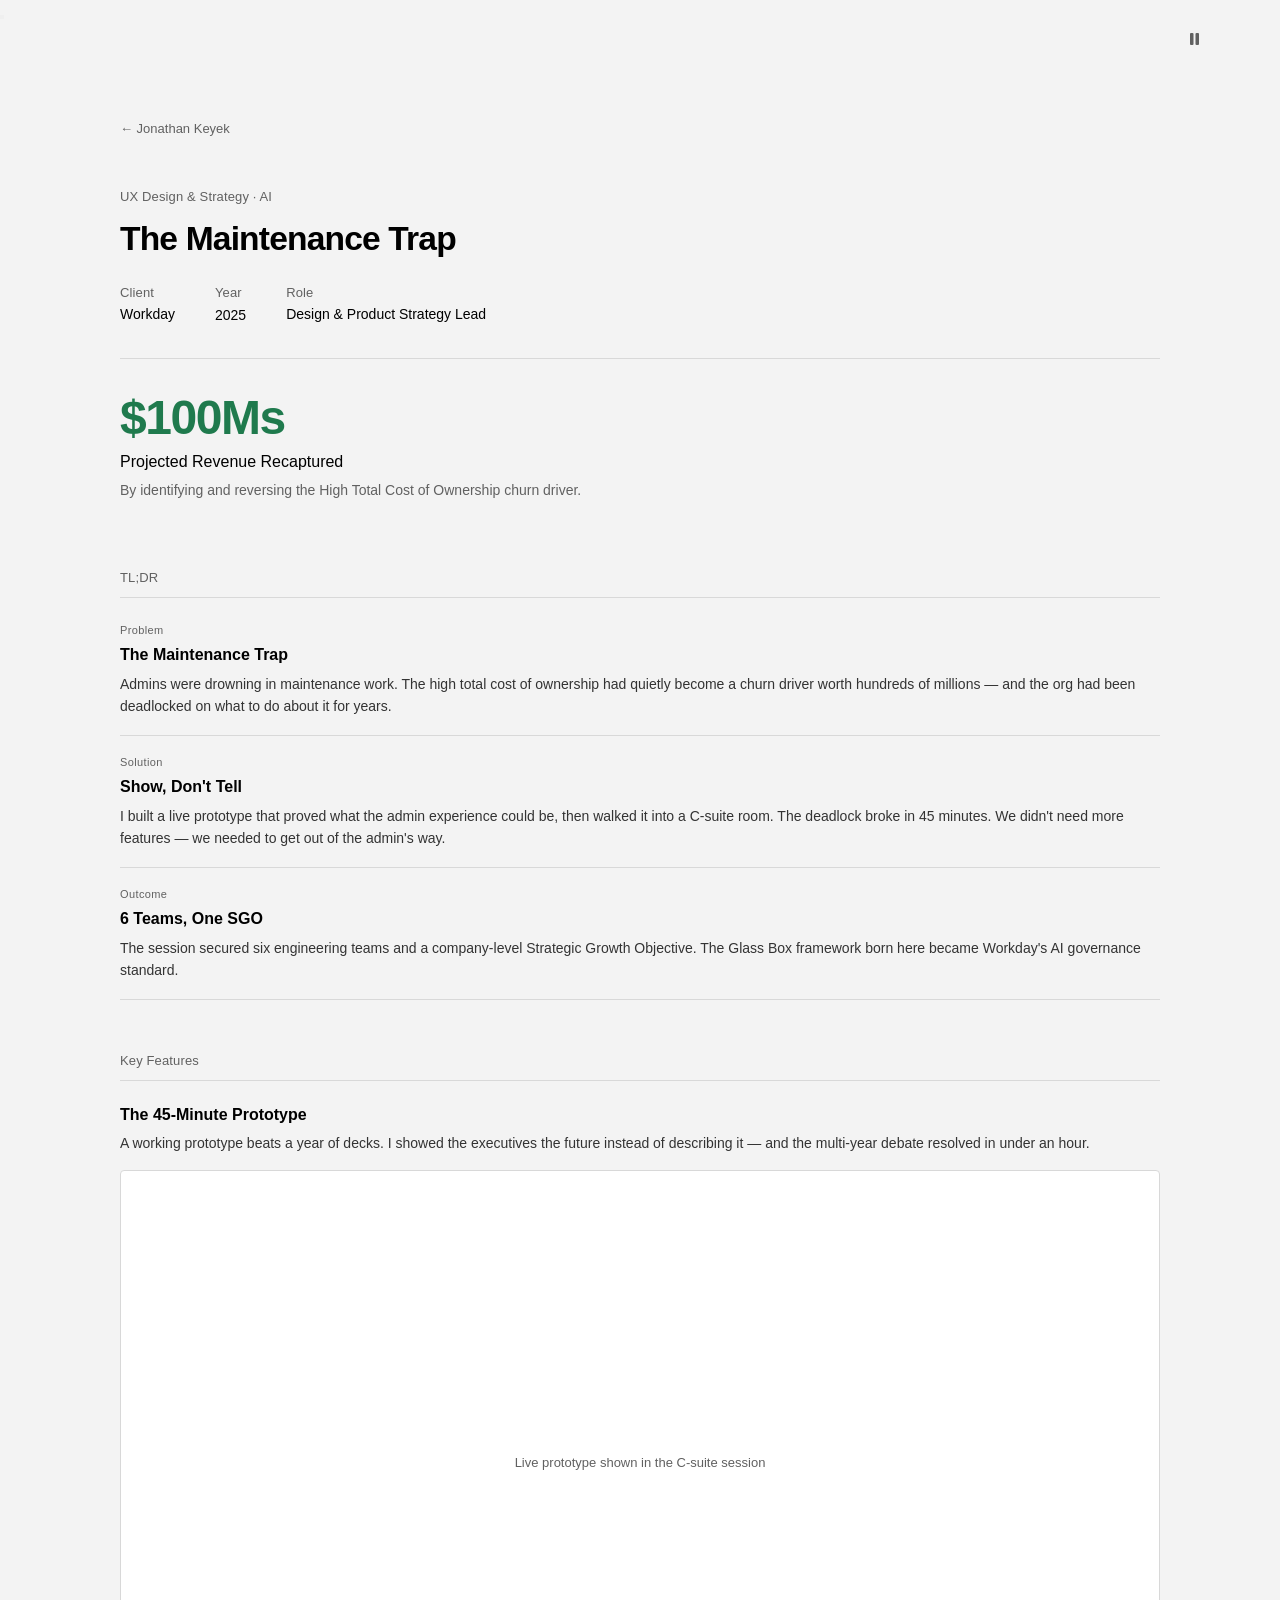
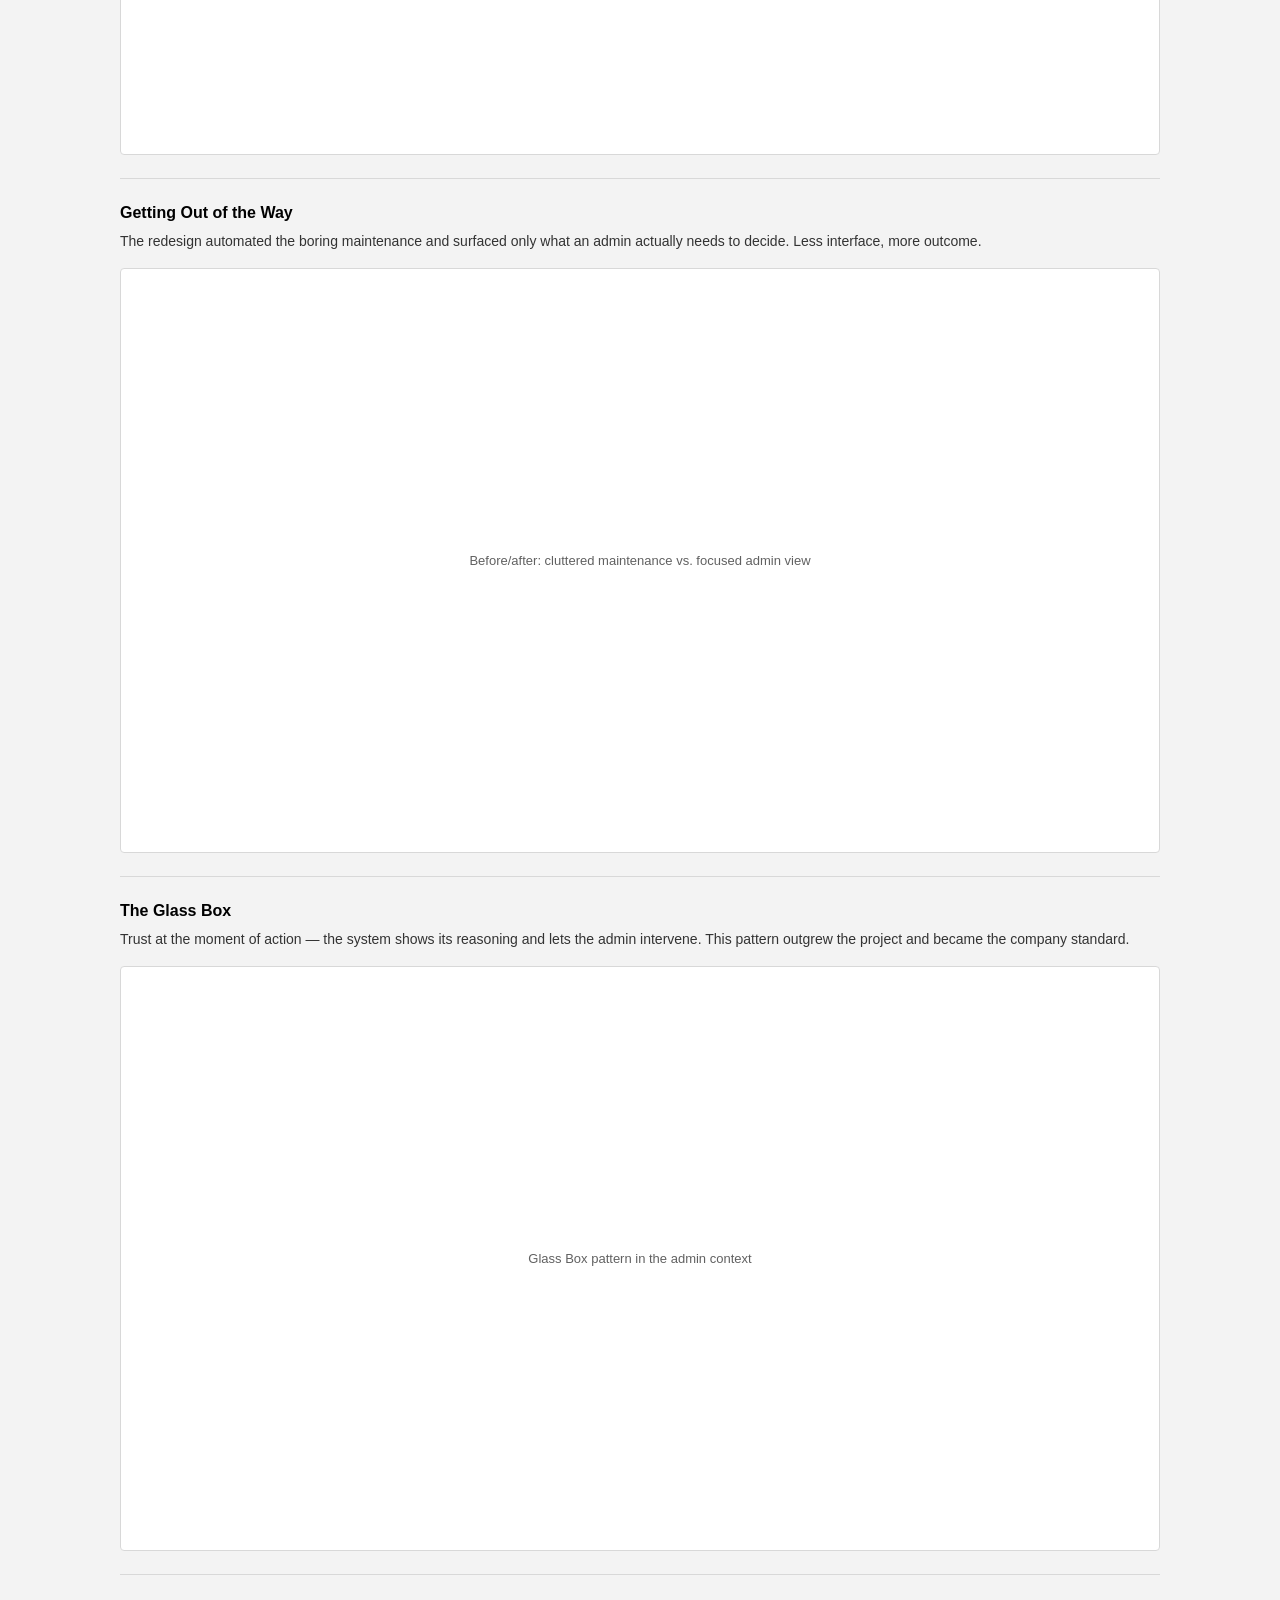
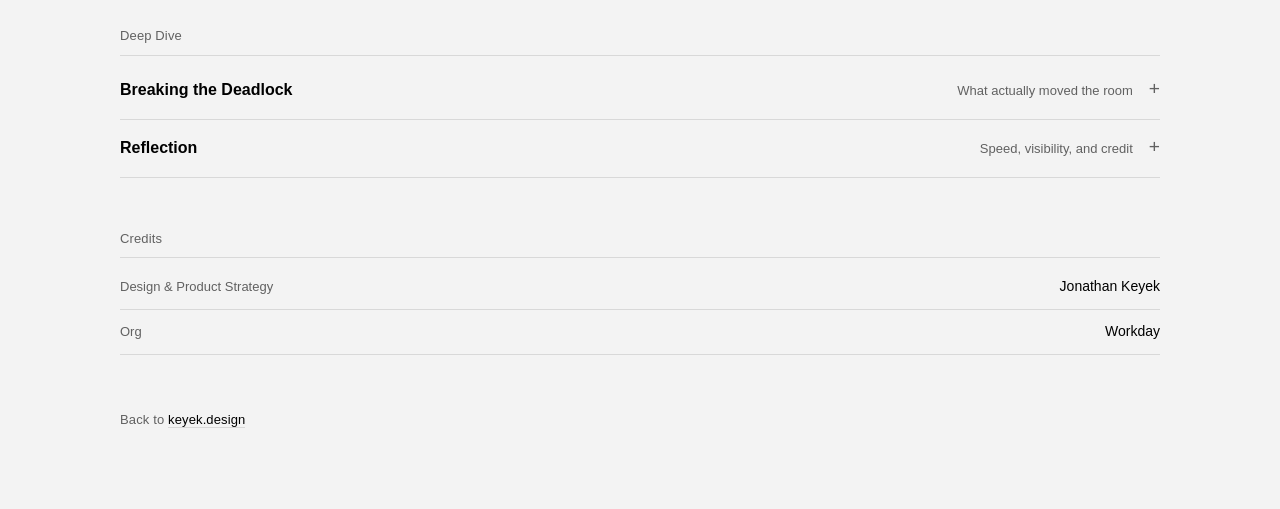
<file: work/admin.html>
<!DOCTYPE html>
<html lang="en"><head><meta charset="UTF-8"/><meta name="viewport" content="width=device-width, initial-scale=1"/>
<meta name="color-scheme" content="light"/><script>document.documentElement.className+=' js';</script><title>The Maintenance Trap — Jonathan Keyek</title><link rel="stylesheet" href="../style.css"/><link rel="icon" type="image/png" href="../logos/jk-logo-black.png"/><link rel="apple-touch-icon" href="../logos/jk-logo-black.png"/></head><body>
<a class="skip-link" href="#main-content">Skip to content</a>
<button id="pause-toggle" data-tooltip="Pause animations" aria-label="Pause animations" aria-pressed="false"><svg class="icon-pause" width="10" height="12" viewBox="0 0 10 12" fill="currentColor" aria-hidden="true"><rect x="0" y="0" width="3.5" height="12" rx="1"/><rect x="5.5" y="0" width="3.5" height="12" rx="1"/></svg><svg class="icon-play" width="10" height="12" viewBox="0 0 10 12" fill="currentColor" aria-hidden="true"><path d="M0 0 L10 6 L0 12 Z"/></svg></button>
<button id="theme-toggle" data-tooltip="Switch to dark mode" aria-label="Switch to dark mode" aria-pressed="false"></button>
<div class="wrap" id="main-content">
  <a class="cs-back" href="../index.html">← Jonathan Keyek</a>
  <div class="cs-tag" data-reveal>UX Design & Strategy · AI</div>
  <h1 class="cs-title" data-reveal>The Maintenance Trap</h1>
  <div class="cs-specs">
      <div data-reveal><div class="cs-spec-label">Client</div><div class="cs-spec-val">Workday</div></div>
      <div data-reveal><div class="cs-spec-label">Year</div><div class="cs-spec-val">2025</div></div>
      <div data-reveal><div class="cs-spec-label">Role</div><div class="cs-spec-val">Design & Product Strategy Lead</div></div>
  </div>
  <div class="anchor">
    <div class="anchor-num green" data-reveal>$100Ms</div>
    <div class="anchor-label" data-reveal>Projected Revenue Recaptured</div>
    <div class="anchor-sub" data-reveal>By identifying and reversing the High Total Cost of Ownership churn driver.</div>
  </div>
  <section><h2 data-reveal>TL;DR</h2><div class="tldr">
    <div class="tldr-row" data-reveal><div class="tldr-label">Problem</div><div class="tldr-title">The Maintenance Trap</div><div class="tldr-body">Admins were drowning in maintenance work. The high total cost of ownership had quietly become a churn driver worth hundreds of millions — and the org had been deadlocked on what to do about it for years.</div></div>
    <div class="tldr-row" data-reveal><div class="tldr-label">Solution</div><div class="tldr-title">Show, Don't Tell</div><div class="tldr-body">I built a live prototype that proved what the admin experience could be, then walked it into a C-suite room. The deadlock broke in 45 minutes. We didn't need more features — we needed to get out of the admin's way.</div></div>
    <div class="tldr-row" data-reveal><div class="tldr-label">Outcome</div><div class="tldr-title">6 Teams, One SGO</div><div class="tldr-body">The session secured six engineering teams and a company-level Strategic Growth Objective. The Glass Box framework born here became Workday's AI governance standard.</div></div>
  </div></section>
  <section><h2 data-reveal>Key Features</h2>
    <div class="feature" data-reveal><h3>The 45-Minute Prototype</h3><p>A working prototype beats a year of decks. I showed the executives the future instead of describing it — and the multi-year debate resolved in under an hour.</p><div class="imgph">Live prototype shown in the C-suite session</div></div>
    <div class="feature" data-reveal><h3>Getting Out of the Way</h3><p>The redesign automated the boring maintenance and surfaced only what an admin actually needs to decide. Less interface, more outcome.</p><div class="imgph">Before/after: cluttered maintenance vs. focused admin view</div></div>
    <div class="feature" data-reveal><h3>The Glass Box</h3><p>Trust at the moment of action — the system shows its reasoning and lets the admin intervene. This pattern outgrew the project and became the company standard.</p><div class="imgph">Glass Box pattern in the admin context</div></div>
  </section>
  <section><h2 data-reveal>Deep Dive</h2><div class="deepdive">
    <details data-reveal><summary>Breaking the Deadlock<span class="dd-sub">What actually moved the room</span></summary><div class="dd-body"><h4>Why decks failed</h4><p>Years of strategy slides hadn't moved it. A tangible prototype did, because it removed the ambiguity everyone was arguing inside of.</p><h4>The business framing</h4><p>I led with the churn number, not the design. Revenue language opened the door that craft language couldn't.</p></div></details>
    <details data-reveal><summary>Reflection<span class="dd-sub">Speed, visibility, and credit</span></summary><div class="dd-body"><h4>What worked</h4><p>Pairing a revenue argument with a working artifact. Either alone would have stalled.</p><h4>What I'd refine</h4><p>Bringing partners into the messy middle earlier — the speed read as magic, and magic is hard to build on.</p></div></details>
  </div></section>
  <section><h2 data-reveal>Credits</h2><div class="credits">
    <div class="credit-row" data-reveal><div class="credit-label">Design & Product Strategy</div><div class="credit-name">Jonathan Keyek</div></div>
    <div class="credit-row" data-reveal><div class="credit-label">Org</div><div class="credit-name">Workday</div></div>
  </div></section>
  <footer data-reveal>Back to <a href="../index.html">keyek.design</a></footer>
</div>
<script src="../shared.js"></script>
</body></html>
</file>
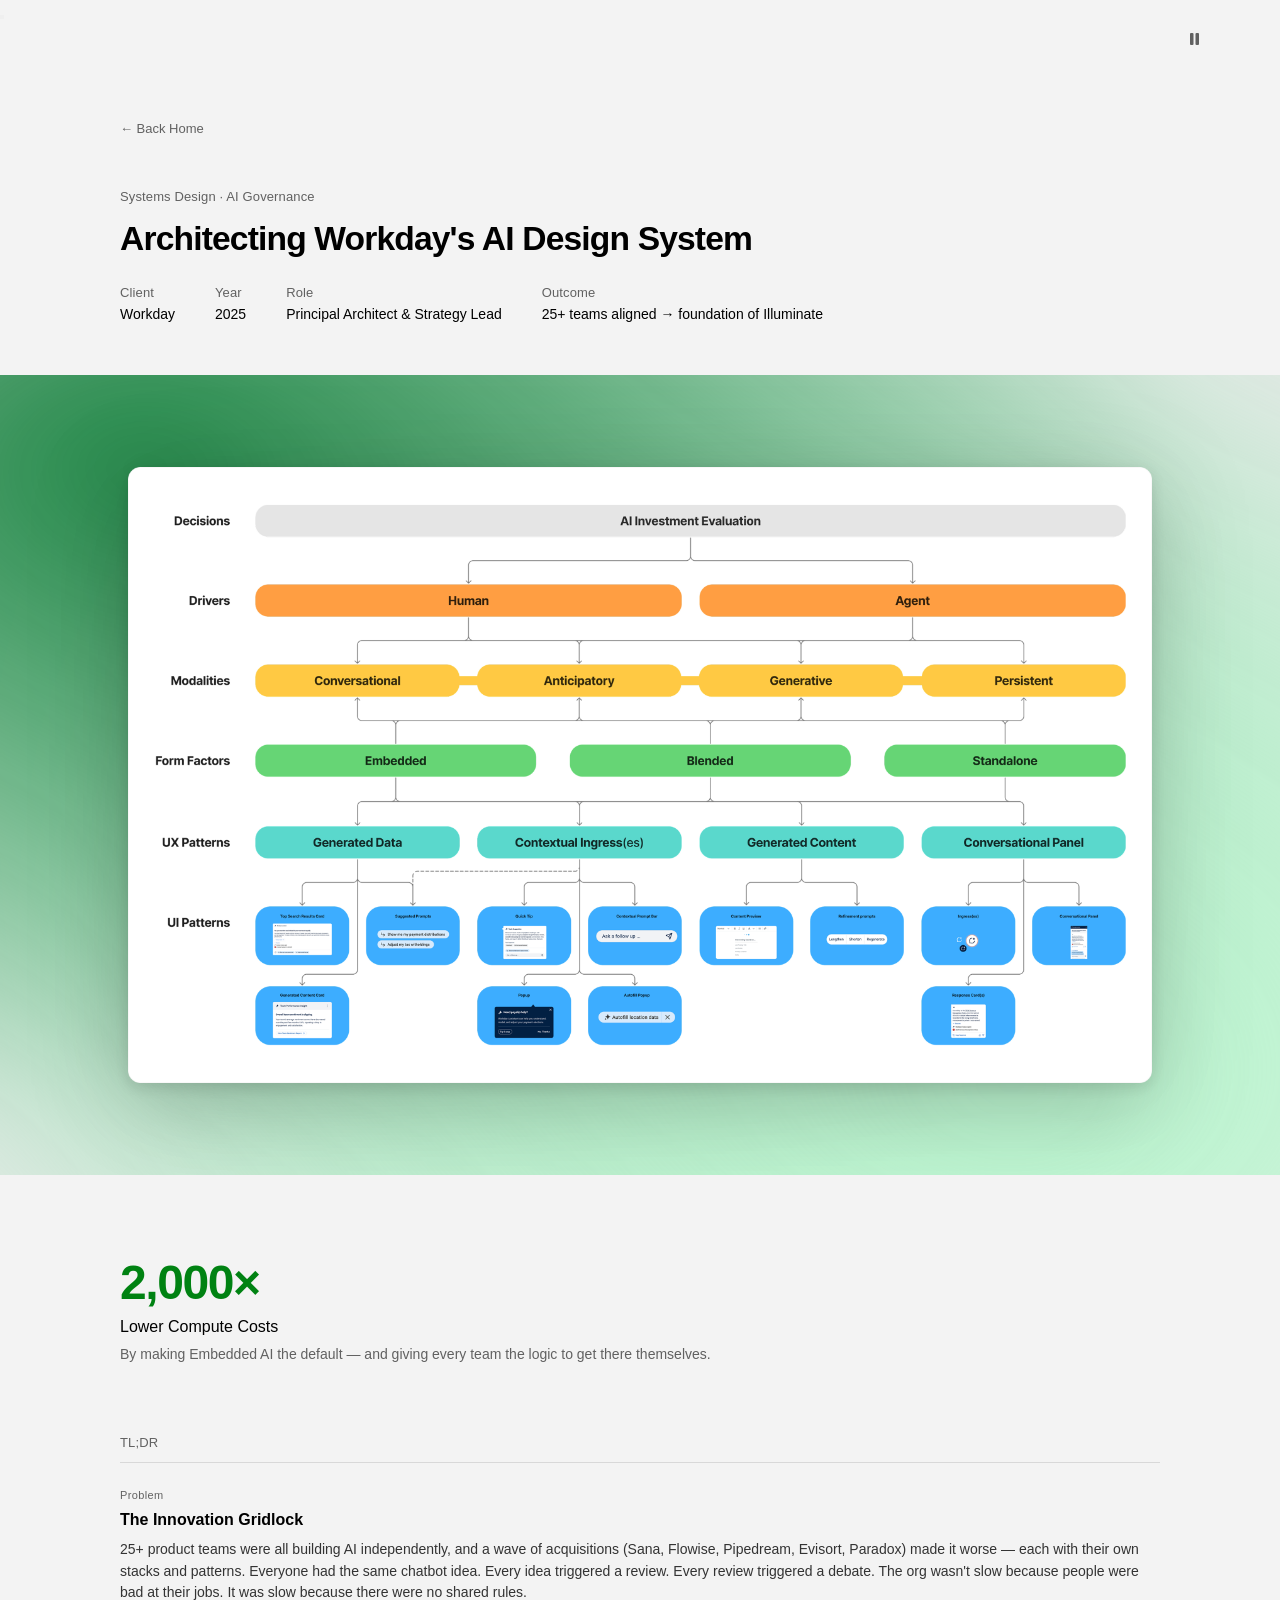
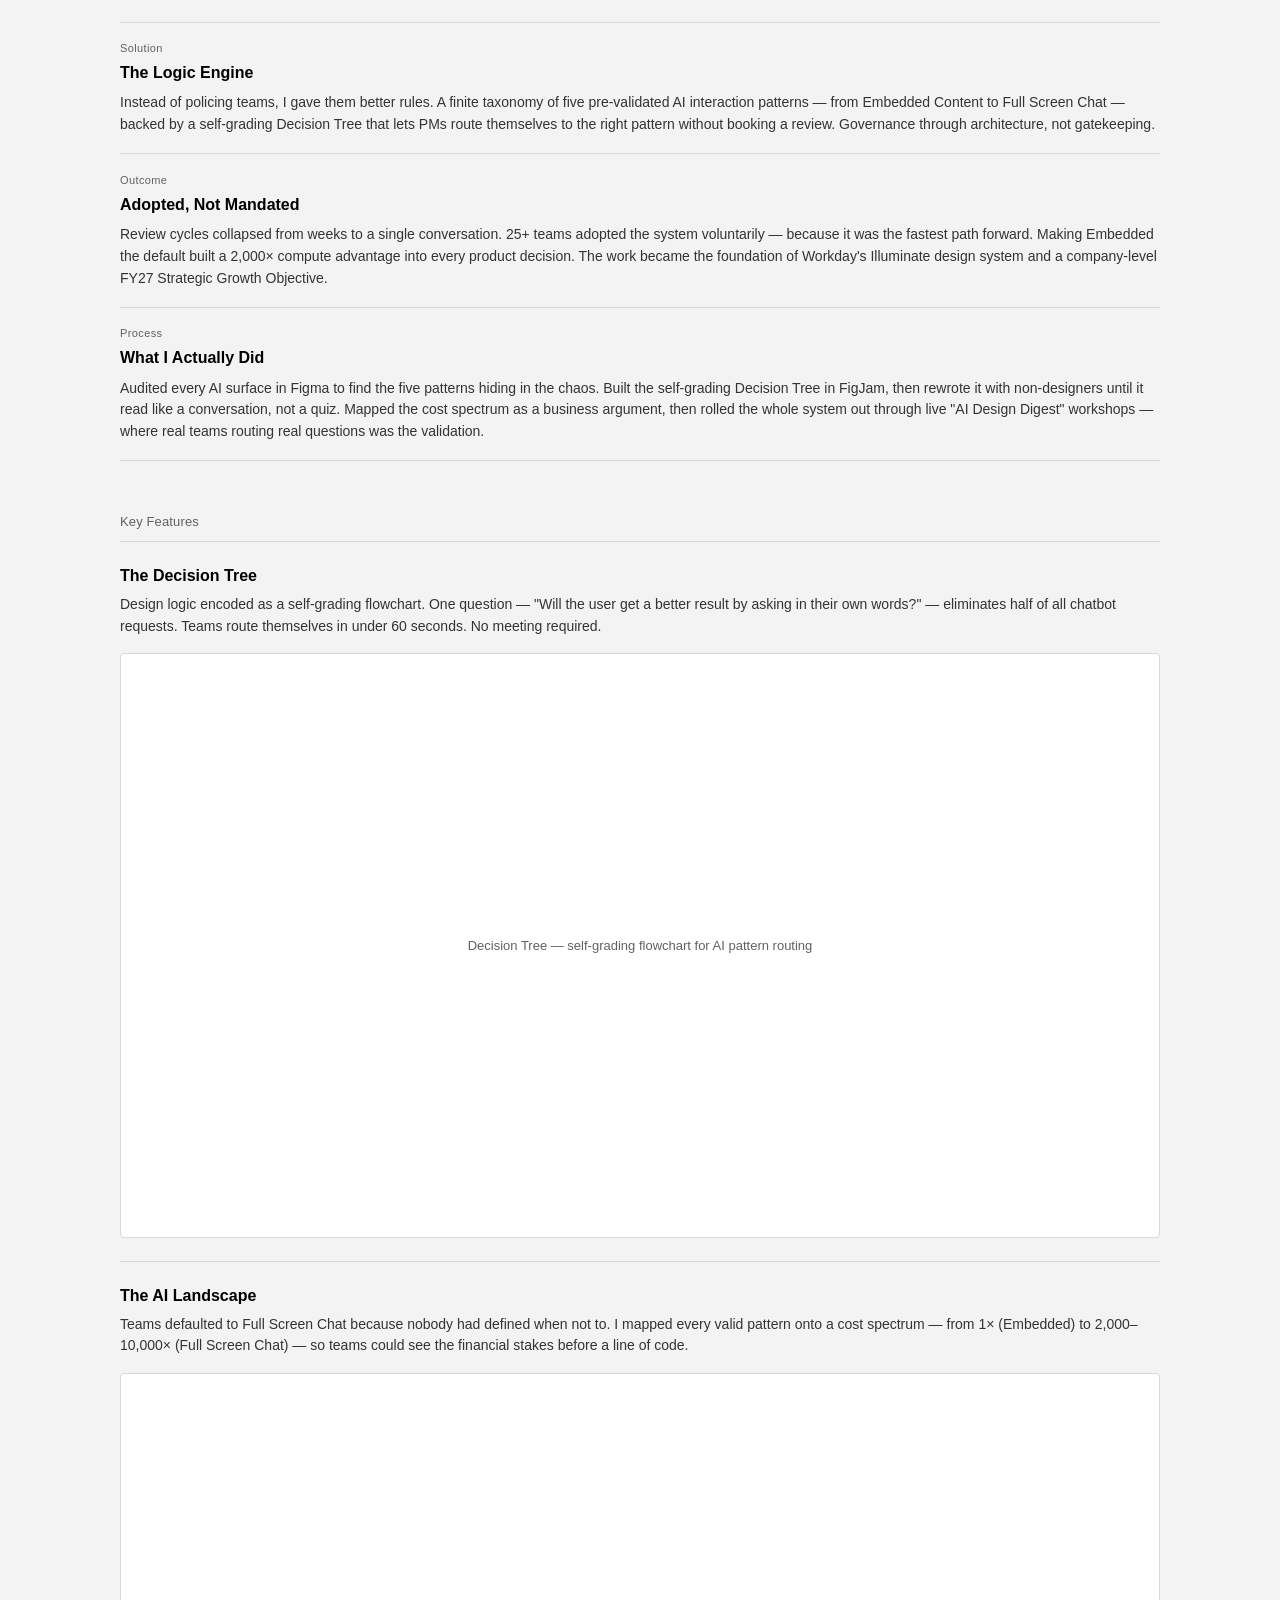
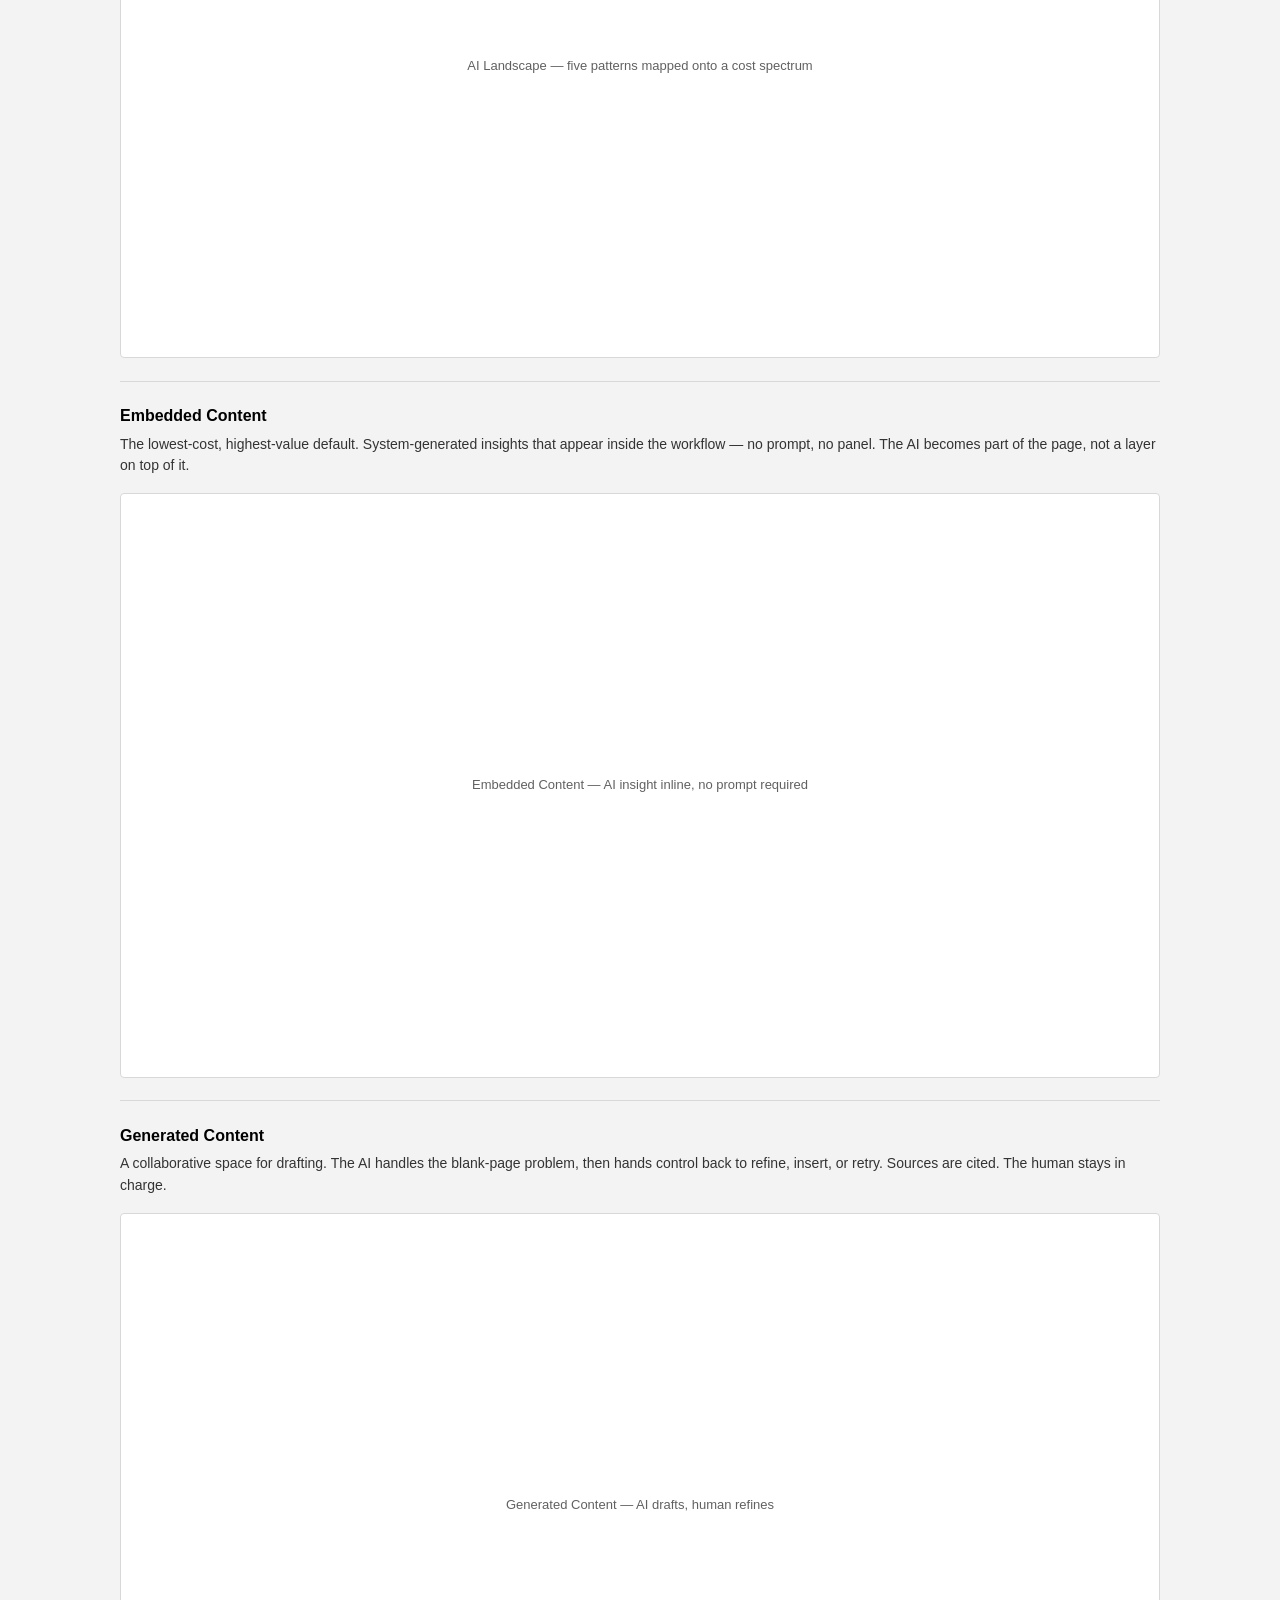
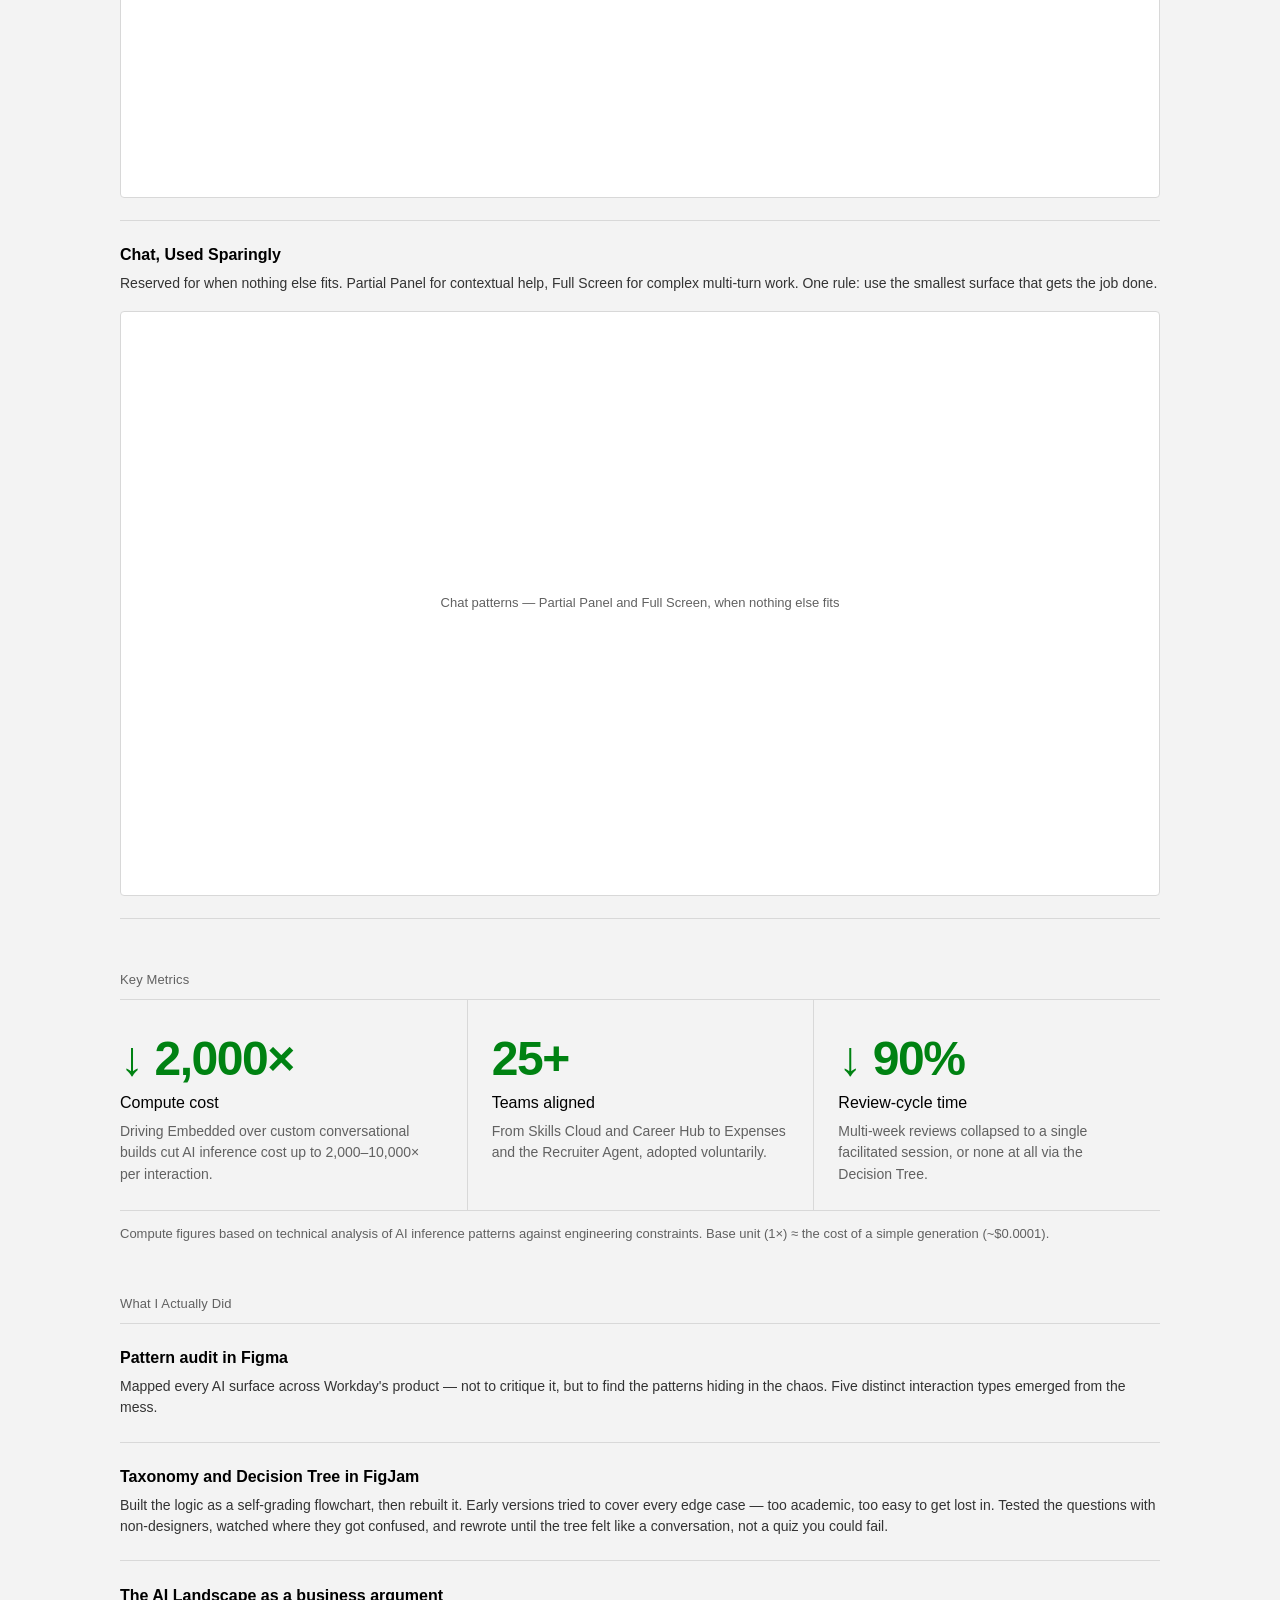
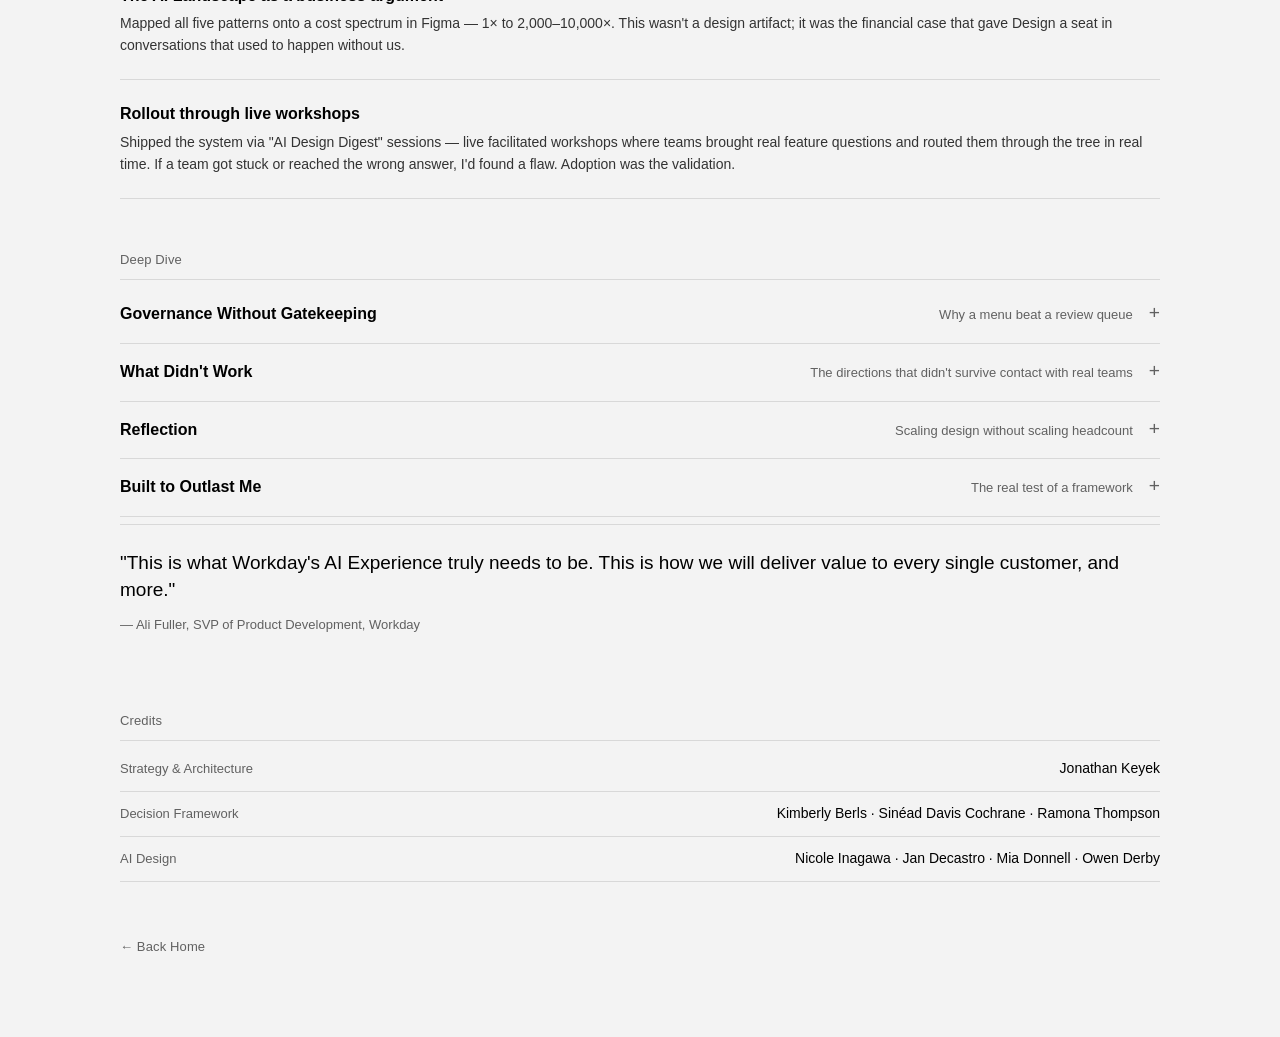
<file: work/ai-design-system.html>
<!DOCTYPE html>
<html lang="en"><head><meta charset="UTF-8"/><meta name="viewport" content="width=device-width, initial-scale=1"/>
<meta name="color-scheme" content="light"/><script>document.documentElement.className+=' js';</script><title>Architecting Workday's AI Design System — Jonathan Keyek</title><link rel="stylesheet" href="../style.css"/><link rel="icon" type="image/png" href="../logos/jk-logo-black.png"/><link rel="apple-touch-icon" href="../logos/jk-logo-black.png"/></head><body>
<a class="skip-link" href="#main-content">Skip to content</a>
<button id="pause-toggle" data-tooltip="Pause animations" aria-label="Pause animations" aria-pressed="false"><svg class="icon-pause" width="10" height="12" viewBox="0 0 10 12" fill="currentColor" aria-hidden="true"><rect x="0" y="0" width="3.5" height="12" rx="1"/><rect x="5.5" y="0" width="3.5" height="12" rx="1"/></svg><svg class="icon-play" width="10" height="12" viewBox="0 0 10 12" fill="currentColor" aria-hidden="true"><path d="M0 0 L10 6 L0 12 Z"/></svg></button>
<button id="theme-toggle" data-tooltip="Switch to dark mode" aria-label="Switch to dark mode" aria-pressed="false"></button>
<div class="wrap" id="main-content">
  <a class="cs-back" href="../index.html">← Back Home</a>
  <div class="cs-tag" data-reveal>Systems Design · AI Governance</div>
  <h1 class="cs-title" data-reveal>Architecting Workday's AI Design System</h1>
  <div class="cs-specs">
    <div data-reveal><div class="cs-spec-label">Client</div><div class="cs-spec-val">Workday</div></div>
    <div data-reveal><div class="cs-spec-label">Year</div><div class="cs-spec-val">2025</div></div>
    <div data-reveal><div class="cs-spec-label">Role</div><div class="cs-spec-val">Principal Architect & Strategy Lead</div></div>
    <div data-reveal><div class="cs-spec-label">Outcome</div><div class="cs-spec-val">25+ teams aligned → foundation of Illuminate</div></div>
  </div>
  <div class="cs-hero-wrap case-thumb-design" data-reveal>
    <div class="case-thumb-blob-wrap" aria-hidden="true"><div class="case-thumb-blob"></div></div>
    <img class="case-thumb-img" src="../media/AIDesignSystem-CaseStudyThubnail.png" alt="" aria-hidden="true">
  </div>
  <div class="anchor">
    <div class="anchor-num design" data-reveal>2,000×</div>
    <div class="anchor-label" data-reveal>Lower Compute Costs</div>
    <div class="anchor-sub" data-reveal>By making Embedded AI the default — and giving every team the logic to get there themselves.</div>
  </div>
  <section><h2 data-reveal>TL;DR</h2><div class="tldr">
    <div class="tldr-row" data-reveal><div class="tldr-label">Problem</div><div class="tldr-title">The Innovation Gridlock</div><div class="tldr-body">25+ product teams were all building AI independently, and a wave of acquisitions (Sana, Flowise, Pipedream, Evisort, Paradox) made it worse — each with their own stacks and patterns. Everyone had the same chatbot idea. Every idea triggered a review. Every review triggered a debate. The org wasn't slow because people were bad at their jobs. It was slow because there were no shared rules.</div></div>
    <div class="tldr-row" data-reveal><div class="tldr-label">Solution</div><div class="tldr-title">The Logic Engine</div><div class="tldr-body">Instead of policing teams, I gave them better rules. A finite taxonomy of five pre-validated AI interaction patterns — from Embedded Content to Full Screen Chat — backed by a self-grading Decision Tree that lets PMs route themselves to the right pattern without booking a review. Governance through architecture, not gatekeeping.</div></div>
    <div class="tldr-row" data-reveal><div class="tldr-label">Outcome</div><div class="tldr-title">Adopted, Not Mandated</div><div class="tldr-body">Review cycles collapsed from weeks to a single conversation. 25+ teams adopted the system voluntarily — because it was the fastest path forward. Making Embedded the default built a 2,000× compute advantage into every product decision. The work became the foundation of Workday's Illuminate design system and a company-level FY27 Strategic Growth Objective.</div></div>
    <div class="tldr-row" data-reveal><div class="tldr-label">Process</div><div class="tldr-title">What I Actually Did</div><div class="tldr-body">Audited every AI surface in Figma to find the five patterns hiding in the chaos. Built the self-grading Decision Tree in FigJam, then rewrote it with non-designers until it read like a conversation, not a quiz. Mapped the cost spectrum as a business argument, then rolled the whole system out through live "AI Design Digest" workshops — where real teams routing real questions was the validation.</div></div>
  </div></section>
  <section><h2 data-reveal>Key Features</h2>
    <div class="feature" data-reveal><h3>The Decision Tree</h3><p>Design logic encoded as a self-grading flowchart. One question — "Will the user get a better result by asking in their own words?" — eliminates half of all chatbot requests. Teams route themselves in under 60 seconds. No meeting required.</p><div class="imgph">Decision Tree — self-grading flowchart for AI pattern routing</div></div>
    <div class="feature" data-reveal><h3>The AI Landscape</h3><p>Teams defaulted to Full Screen Chat because nobody had defined when not to. I mapped every valid pattern onto a cost spectrum — from 1× (Embedded) to 2,000–10,000× (Full Screen Chat) — so teams could see the financial stakes before a line of code.</p><div class="imgph">AI Landscape — five patterns mapped onto a cost spectrum</div></div>
    <div class="feature" data-reveal><h3>Embedded Content</h3><p>The lowest-cost, highest-value default. System-generated insights that appear inside the workflow — no prompt, no panel. The AI becomes part of the page, not a layer on top of it.</p><div class="imgph">Embedded Content — AI insight inline, no prompt required</div></div>
    <div class="feature" data-reveal><h3>Generated Content</h3><p>A collaborative space for drafting. The AI handles the blank-page problem, then hands control back to refine, insert, or retry. Sources are cited. The human stays in charge.</p><div class="imgph">Generated Content — AI drafts, human refines</div></div>
    <div class="feature" data-reveal><h3>Chat, Used Sparingly</h3><p>Reserved for when nothing else fits. Partial Panel for contextual help, Full Screen for complex multi-turn work. One rule: use the smallest surface that gets the job done.</p><div class="imgph">Chat patterns — Partial Panel and Full Screen, when nothing else fits</div></div>
  </section>
  <section><h2 data-reveal>Key Metrics</h2>
    <div class="metrics">
      <div class="metric-item" data-reveal>
        <div class="anchor-num design">↓ 2,000×</div>
        <div class="anchor-label">Compute cost</div>
        <div class="anchor-sub">Driving Embedded over custom conversational builds cut AI inference cost up to 2,000–10,000× per interaction.</div>
      </div>
      <div class="metric-item" data-reveal>
        <div class="anchor-num design">25+</div>
        <div class="anchor-label">Teams aligned</div>
        <div class="anchor-sub">From Skills Cloud and Career Hub to Expenses and the Recruiter Agent, adopted voluntarily.</div>
      </div>
      <div class="metric-item" data-reveal>
        <div class="anchor-num design">↓ 90%</div>
        <div class="anchor-label">Review-cycle time</div>
        <div class="anchor-sub">Multi-week reviews collapsed to a single facilitated session, or none at all via the Decision Tree.</div>
      </div>
    </div>
    <p class="metric-note" data-reveal>Compute figures based on technical analysis of AI inference patterns against engineering constraints. Base unit (1×) ≈ the cost of a simple generation (~$0.0001).</p>
  </section>
  <section><h2 data-reveal>What I Actually Did</h2>
    <div class="feature" data-reveal><h3>Pattern audit in Figma</h3><p>Mapped every AI surface across Workday's product — not to critique it, but to find the patterns hiding in the chaos. Five distinct interaction types emerged from the mess.</p></div>
    <div class="feature" data-reveal><h3>Taxonomy and Decision Tree in FigJam</h3><p>Built the logic as a self-grading flowchart, then rebuilt it. Early versions tried to cover every edge case — too academic, too easy to get lost in. Tested the questions with non-designers, watched where they got confused, and rewrote until the tree felt like a conversation, not a quiz you could fail.</p></div>
    <div class="feature" data-reveal><h3>The AI Landscape as a business argument</h3><p>Mapped all five patterns onto a cost spectrum in Figma — 1× to 2,000–10,000×. This wasn't a design artifact; it was the financial case that gave Design a seat in conversations that used to happen without us.</p></div>
    <div class="feature" data-reveal><h3>Rollout through live workshops</h3><p>Shipped the system via "AI Design Digest" sessions — live facilitated workshops where teams brought real feature questions and routed them through the tree in real time. If a team got stuck or reached the wrong answer, I'd found a flaw. Adoption was the validation.</p></div>
  </section>
  <section><h2 data-reveal>Deep Dive</h2><div class="deepdive">
    <details data-reveal><summary>Governance Without Gatekeeping<span class="dd-sub">Why a menu beat a review queue</span></summary><div class="dd-body"><h4>The bottleneck was rules, not effort</h4><p>Teams weren't slow because they lacked skill — they were slow because every AI decision was a fresh debate with no shared standard. The fix wasn't more oversight. It was a finite set of pre-validated choices anyone could navigate alone.</p><h4>Self-serve scaled the thinking</h4><p>Removing myself as the gatekeeper was uncomfortable, but a framework that needs me in every room isn't a framework — it's a bottleneck with better documentation. The Decision Tree scaled the logic without scaling headcount.</p></div></details>
    <details data-reveal><summary>What Didn't Work<span class="dd-sub">The directions that didn't survive contact with real teams</span></summary><div class="dd-body"><h4>Comprehensive coverage collapsed under its own weight</h4><p>The first Decision Tree tried to address every edge case. It became exhaustive and unusable. A decision framework has to be fast, not complete — so we cut end states until it was quick enough to actually use.</p><h4>Neutral framing didn't change behavior</h4><p>Early versions presented all five patterns as equally valid. Honest, but ineffective — PMs kept defaulting to chat. Making Embedded the explicit default, backed by the cost spectrum, was the move that actually shifted adoption. Reframing "Embedded" from a downgrade into the smart, high-value call is what made the savings real.</p></div></details>
    <details data-reveal><summary>Reflection<span class="dd-sub">Scaling design without scaling headcount</span></summary><div class="dd-body"><h4>What worked</h4><p>Pairing the design case with a cost argument changed everything. Executives don't fund design frameworks — they fund solutions to expensive problems. The moment teams could see Full Screen Chat cost 2,000–10,000× more than Embedded, governance became a financial conversation, and Design had the receipts.</p><h4>What I'd refine</h4><p>Ship a rough version earlier. We iterated in relative isolation before releasing to teams — but the messiness of the first live sessions taught us more than the internal debate ever did. Watching real teams break a rougher version would have simplified it months sooner.</p></div></details>
    <details data-reveal><summary>Built to Outlast Me<span class="dd-sub">The real test of a framework</span></summary><div class="dd-body"><h4>The measure of a framework</h4><p>Kimberly Berls, Sinéad Davis Cochrane, Ramona Thompson, Nicole Inagawa, and the AI design team didn't just contribute to this system — they went on to use it, teach it, and build with it independently. That's the measure of a framework: not whether it holds up in a presentation, but whether the people closest to the work trust it enough to run with it on their own. This became the foundation of Workday's Illuminate design system and a company-level FY27 Strategic Growth Objective.</p></div></details>
  </div></section>
  <div class="quote" data-reveal>
    <p>"This is what Workday's AI Experience truly needs to be. This is how we will deliver value to every single customer, and more."</p>
    <p class="attr">— Ali Fuller, SVP of Product Development, Workday</p>
  </div>
  <section><h2 data-reveal>Credits</h2><div class="credits">
    <div class="credit-row" data-reveal><div class="credit-label">Strategy & Architecture</div><div class="credit-name">Jonathan Keyek</div></div>
    <div class="credit-row" data-reveal><div class="credit-label">Decision Framework</div><div class="credit-name">Kimberly Berls · Sinéad Davis Cochrane · Ramona Thompson</div></div>
    <div class="credit-row" data-reveal><div class="credit-label">AI Design</div><div class="credit-name">Nicole Inagawa · Jan Decastro · Mia Donnell · Owen Derby</div></div>
  </div></section>
  <footer data-reveal><a class="cs-back" href="../index.html">← Back Home</a></footer>
</div>
<script src="../shared.js"></script>
</body></html>
</file>
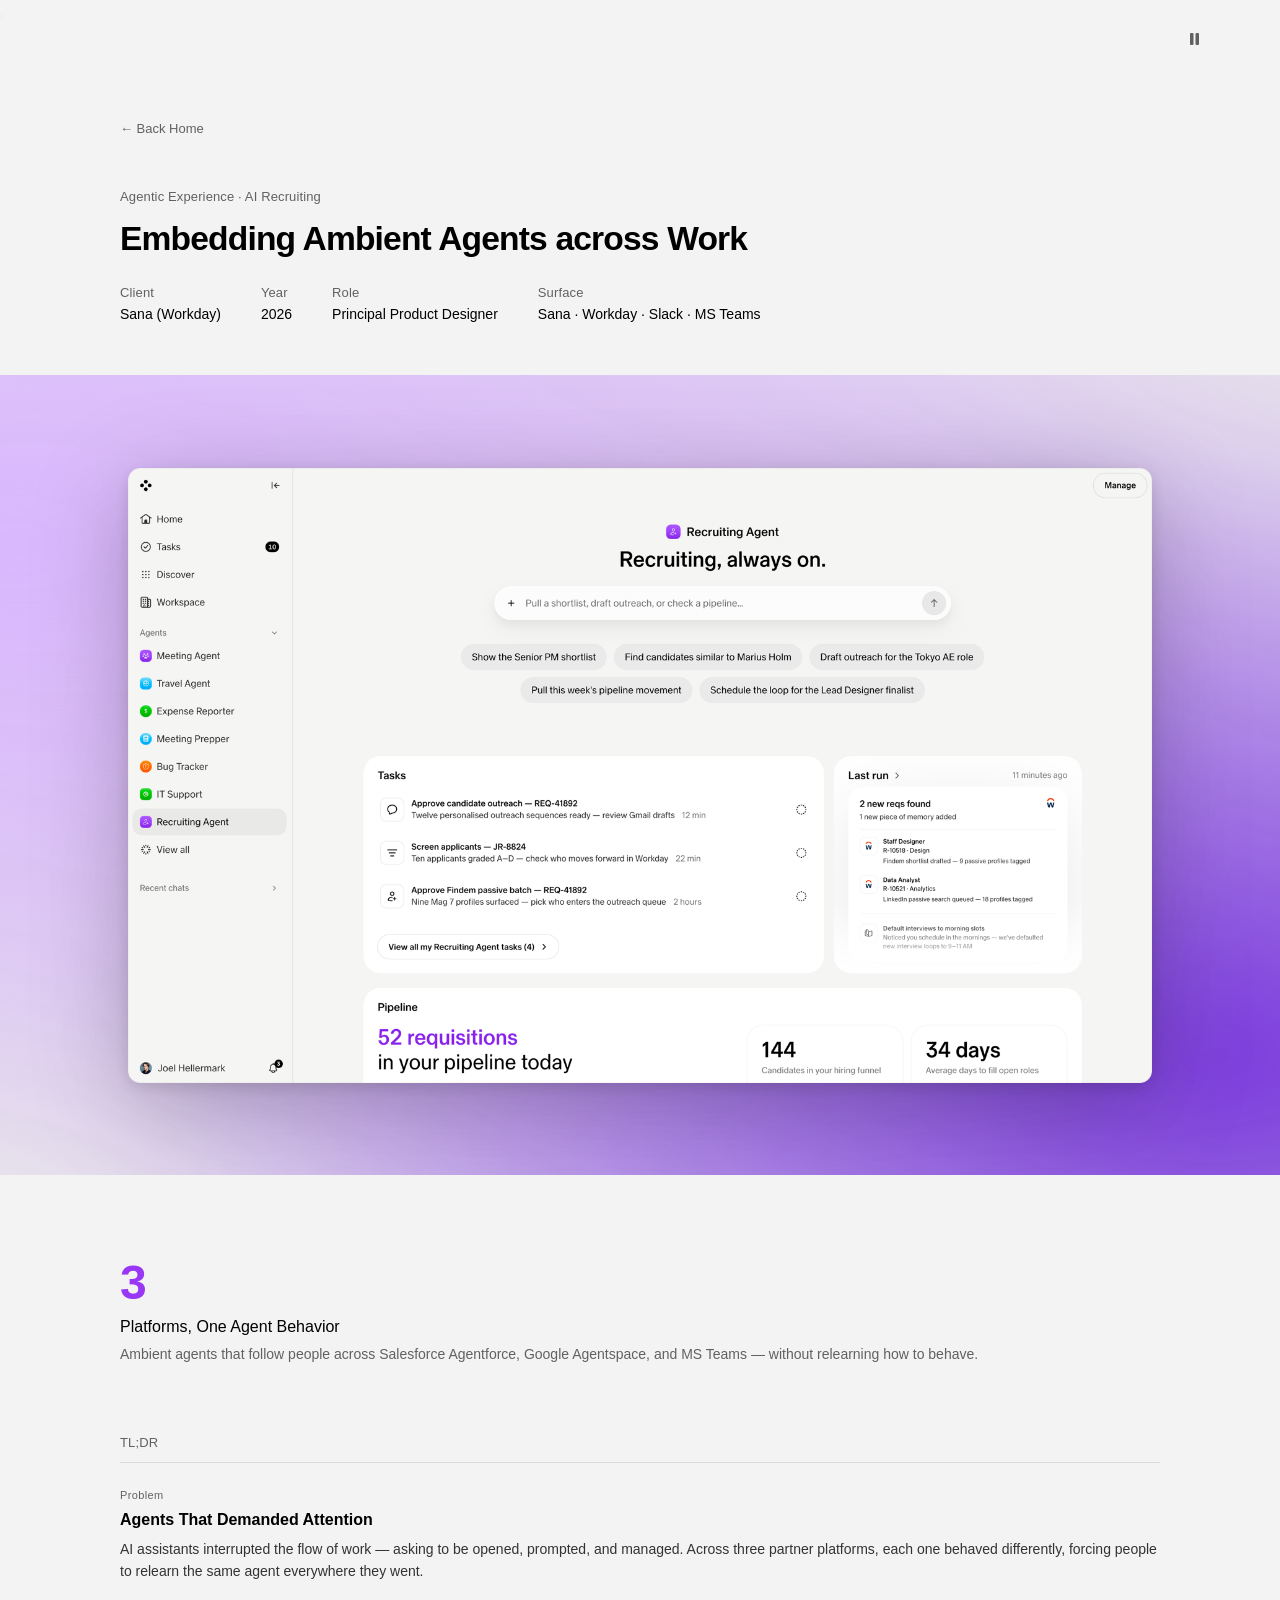
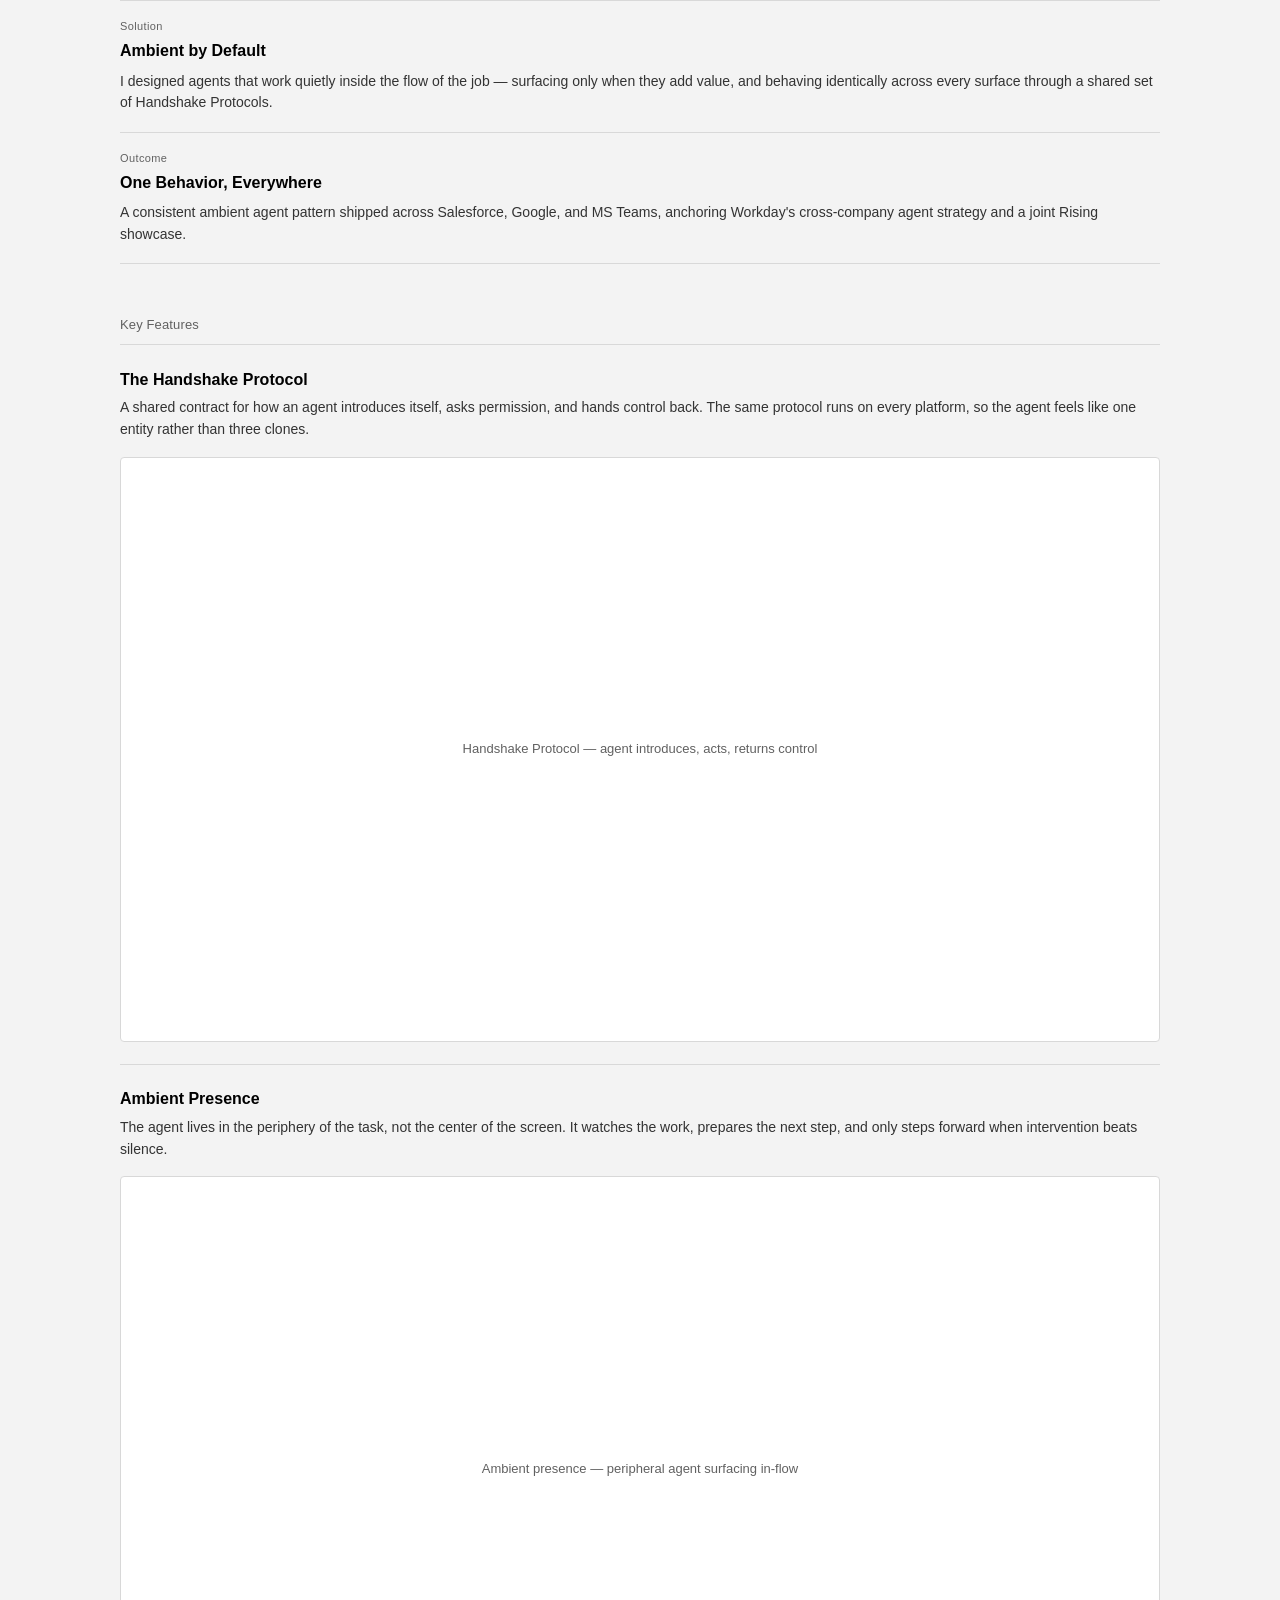
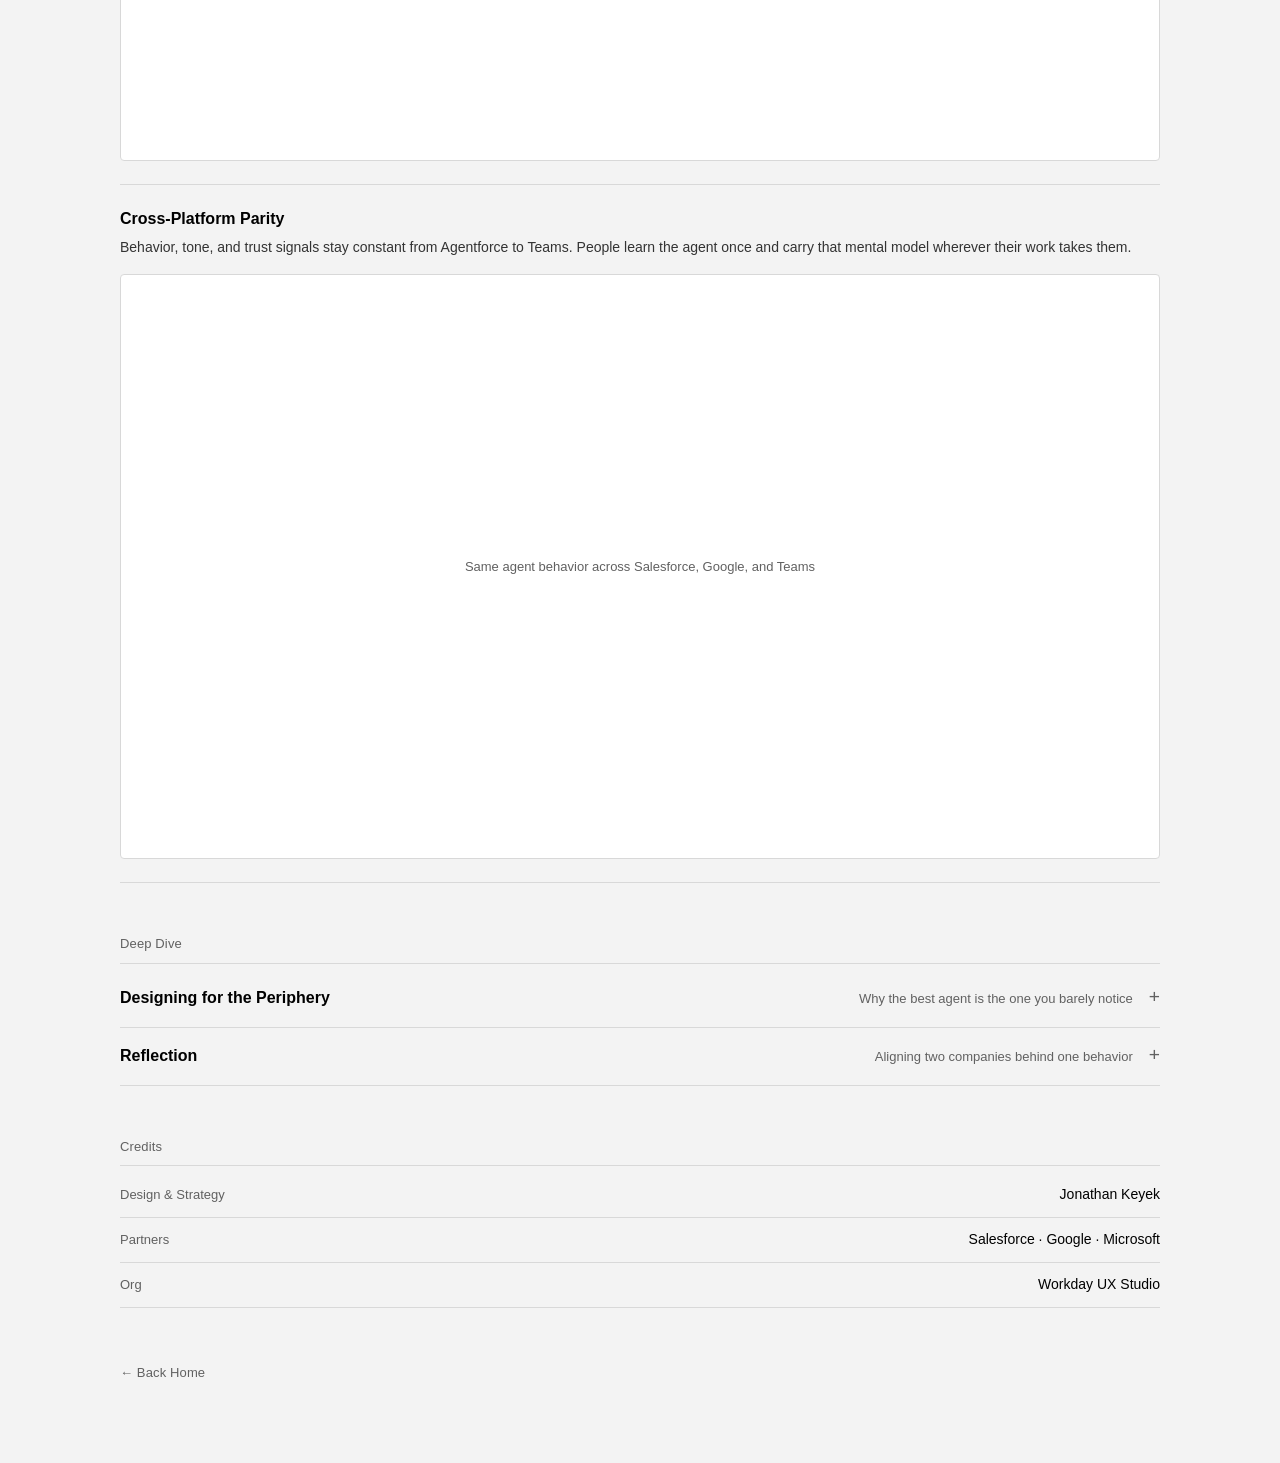
<file: work/ambient-agents.html>
<!DOCTYPE html>
<html lang="en"><head><meta charset="UTF-8"/><meta name="viewport" content="width=device-width, initial-scale=1"/>
<meta name="color-scheme" content="light"/><script>document.documentElement.className+=' js';</script><title>Embedding Ambient Agents across Work — Jonathan Keyek</title><link rel="stylesheet" href="../style.css"/><link rel="icon" type="image/png" href="../logos/jk-logo-black.png"/><link rel="apple-touch-icon" href="../logos/jk-logo-black.png"/></head><body>
<a class="skip-link" href="#main-content">Skip to content</a>
<button id="pause-toggle" data-tooltip="Pause animations" aria-label="Pause animations" aria-pressed="false"><svg class="icon-pause" width="10" height="12" viewBox="0 0 10 12" fill="currentColor" aria-hidden="true"><rect x="0" y="0" width="3.5" height="12" rx="1"/><rect x="5.5" y="0" width="3.5" height="12" rx="1"/></svg><svg class="icon-play" width="10" height="12" viewBox="0 0 10 12" fill="currentColor" aria-hidden="true"><path d="M0 0 L10 6 L0 12 Z"/></svg></button>
<button id="theme-toggle" data-tooltip="Switch to dark mode" aria-label="Switch to dark mode" aria-pressed="false"></button>
<div class="wrap" id="main-content">
  <a class="cs-back" href="../index.html">← Back Home</a>
  <div class="cs-tag" data-reveal>Agentic Experience · AI Recruiting</div>
  <h1 class="cs-title" data-reveal>Embedding Ambient Agents across Work</h1>
  <div class="cs-specs">
      <div data-reveal><div class="cs-spec-label">Client</div><div class="cs-spec-val">Sana (Workday)</div></div>
      <div data-reveal><div class="cs-spec-label">Year</div><div class="cs-spec-val">2026</div></div>
      <div data-reveal><div class="cs-spec-label">Role</div><div class="cs-spec-val">Principal Product Designer</div></div>
      <div data-reveal><div class="cs-spec-label">Surface</div><div class="cs-spec-val">Sana · Workday · Slack · MS Teams</div></div>
  </div>
  <div class="cs-hero-wrap case-thumb-agents" data-reveal>
    <div class="case-thumb-blob-wrap" aria-hidden="true"><div class="case-thumb-blob"></div></div>
    <img class="case-thumb-img" src="../media/Agents-CaseStudyThubnail.png" alt="" aria-hidden="true">
  </div>
  <div class="anchor">
    <div class="anchor-num agents" data-reveal>3</div>
    <div class="anchor-label" data-reveal>Platforms, One Agent Behavior</div>
    <div class="anchor-sub" data-reveal>Ambient agents that follow people across Salesforce Agentforce, Google Agentspace, and MS Teams — without relearning how to behave.</div>
  </div>
  <section><h2 data-reveal>TL;DR</h2><div class="tldr">
    <div class="tldr-row" data-reveal><div class="tldr-label">Problem</div><div class="tldr-title">Agents That Demanded Attention</div><div class="tldr-body">AI assistants interrupted the flow of work — asking to be opened, prompted, and managed. Across three partner platforms, each one behaved differently, forcing people to relearn the same agent everywhere they went.</div></div>
    <div class="tldr-row" data-reveal><div class="tldr-label">Solution</div><div class="tldr-title">Ambient by Default</div><div class="tldr-body">I designed agents that work quietly inside the flow of the job — surfacing only when they add value, and behaving identically across every surface through a shared set of Handshake Protocols.</div></div>
    <div class="tldr-row" data-reveal><div class="tldr-label">Outcome</div><div class="tldr-title">One Behavior, Everywhere</div><div class="tldr-body">A consistent ambient agent pattern shipped across Salesforce, Google, and MS Teams, anchoring Workday's cross-company agent strategy and a joint Rising showcase.</div></div>
  </div></section>
  <section><h2 data-reveal>Key Features</h2>
    <div class="feature" data-reveal><h3>The Handshake Protocol</h3><p>A shared contract for how an agent introduces itself, asks permission, and hands control back. The same protocol runs on every platform, so the agent feels like one entity rather than three clones.</p><div class="imgph">Handshake Protocol — agent introduces, acts, returns control</div></div>
    <div class="feature" data-reveal><h3>Ambient Presence</h3><p>The agent lives in the periphery of the task, not the center of the screen. It watches the work, prepares the next step, and only steps forward when intervention beats silence.</p><div class="imgph">Ambient presence — peripheral agent surfacing in-flow</div></div>
    <div class="feature" data-reveal><h3>Cross-Platform Parity</h3><p>Behavior, tone, and trust signals stay constant from Agentforce to Teams. People learn the agent once and carry that mental model wherever their work takes them.</p><div class="imgph">Same agent behavior across Salesforce, Google, and Teams</div></div>
  </section>
  <section><h2 data-reveal>Deep Dive</h2><div class="deepdive">
    <details data-reveal><summary>Designing for the Periphery<span class="dd-sub">Why the best agent is the one you barely notice</span></summary><div class="dd-body"><h4>Attention is the cost</h4><p>Every prompt an agent demands is a tax on the person's focus. Ambient design inverts the default: silence first, surface only when the value clearly outweighs the interruption.</p><h4>Earning the interruption</h4><p>The agent has to prove the moment is worth it — timing, relevance, and a frictionless way to dismiss are the difference between helpful and intrusive.</p></div></details>
    <details data-reveal><summary>Reflection<span class="dd-sub">Aligning two companies behind one behavior</span></summary><div class="dd-body"><h4>What worked</h4><p>A shared protocol gave partner teams something concrete to build against — less debate, more shipping.</p><h4>What I'd refine</h4><p>Tighter telemetry on when the agent chose to surface, so we could tune the interruption threshold with data rather than intuition.</p></div></details>
  </div></section>
  <section><h2 data-reveal>Credits</h2><div class="credits">
    <div class="credit-row" data-reveal><div class="credit-label">Design & Strategy</div><div class="credit-name">Jonathan Keyek</div></div>
    <div class="credit-row" data-reveal><div class="credit-label">Partners</div><div class="credit-name">Salesforce · Google · Microsoft</div></div>
    <div class="credit-row" data-reveal><div class="credit-label">Org</div><div class="credit-name">Workday UX Studio</div></div>
  </div></section>
  <footer data-reveal><a class="cs-back" href="../index.html">← Back Home</a></footer>
</div>
<script src="../shared.js"></script>
</body></html>
</file>
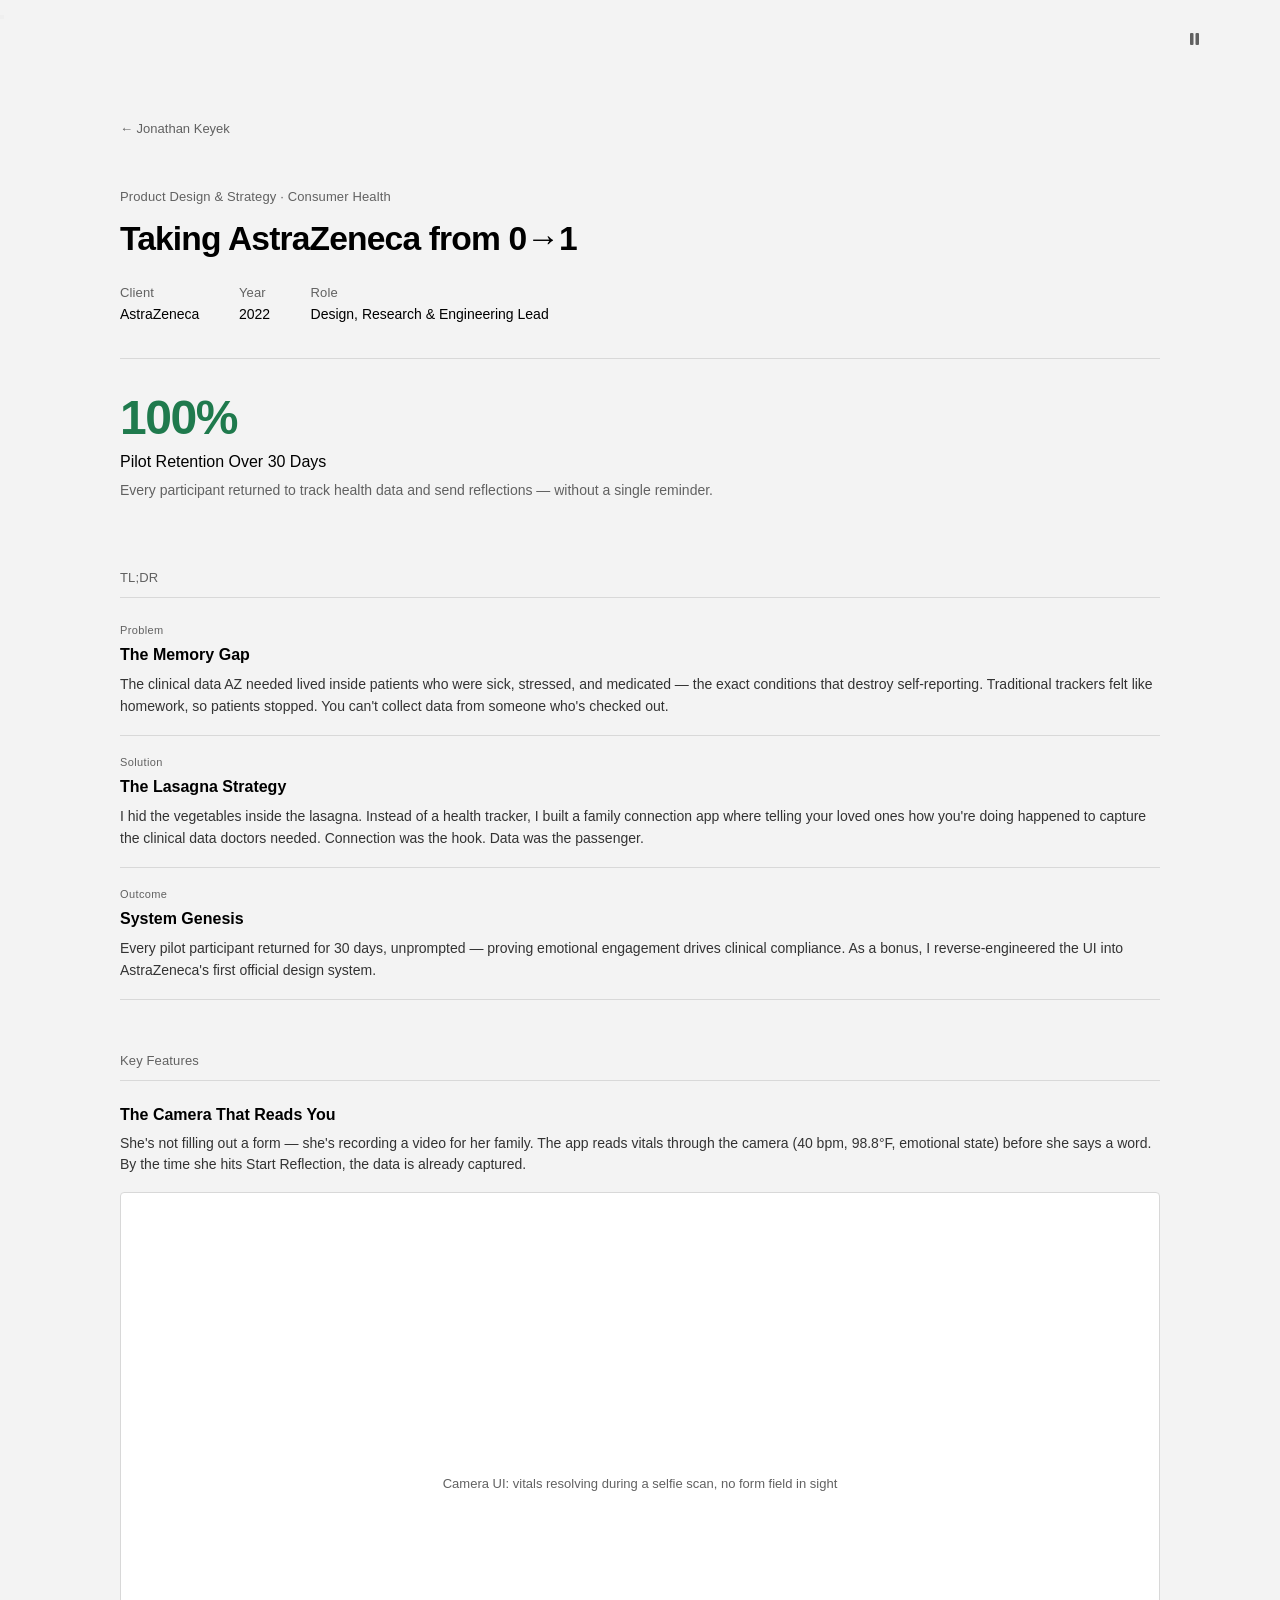
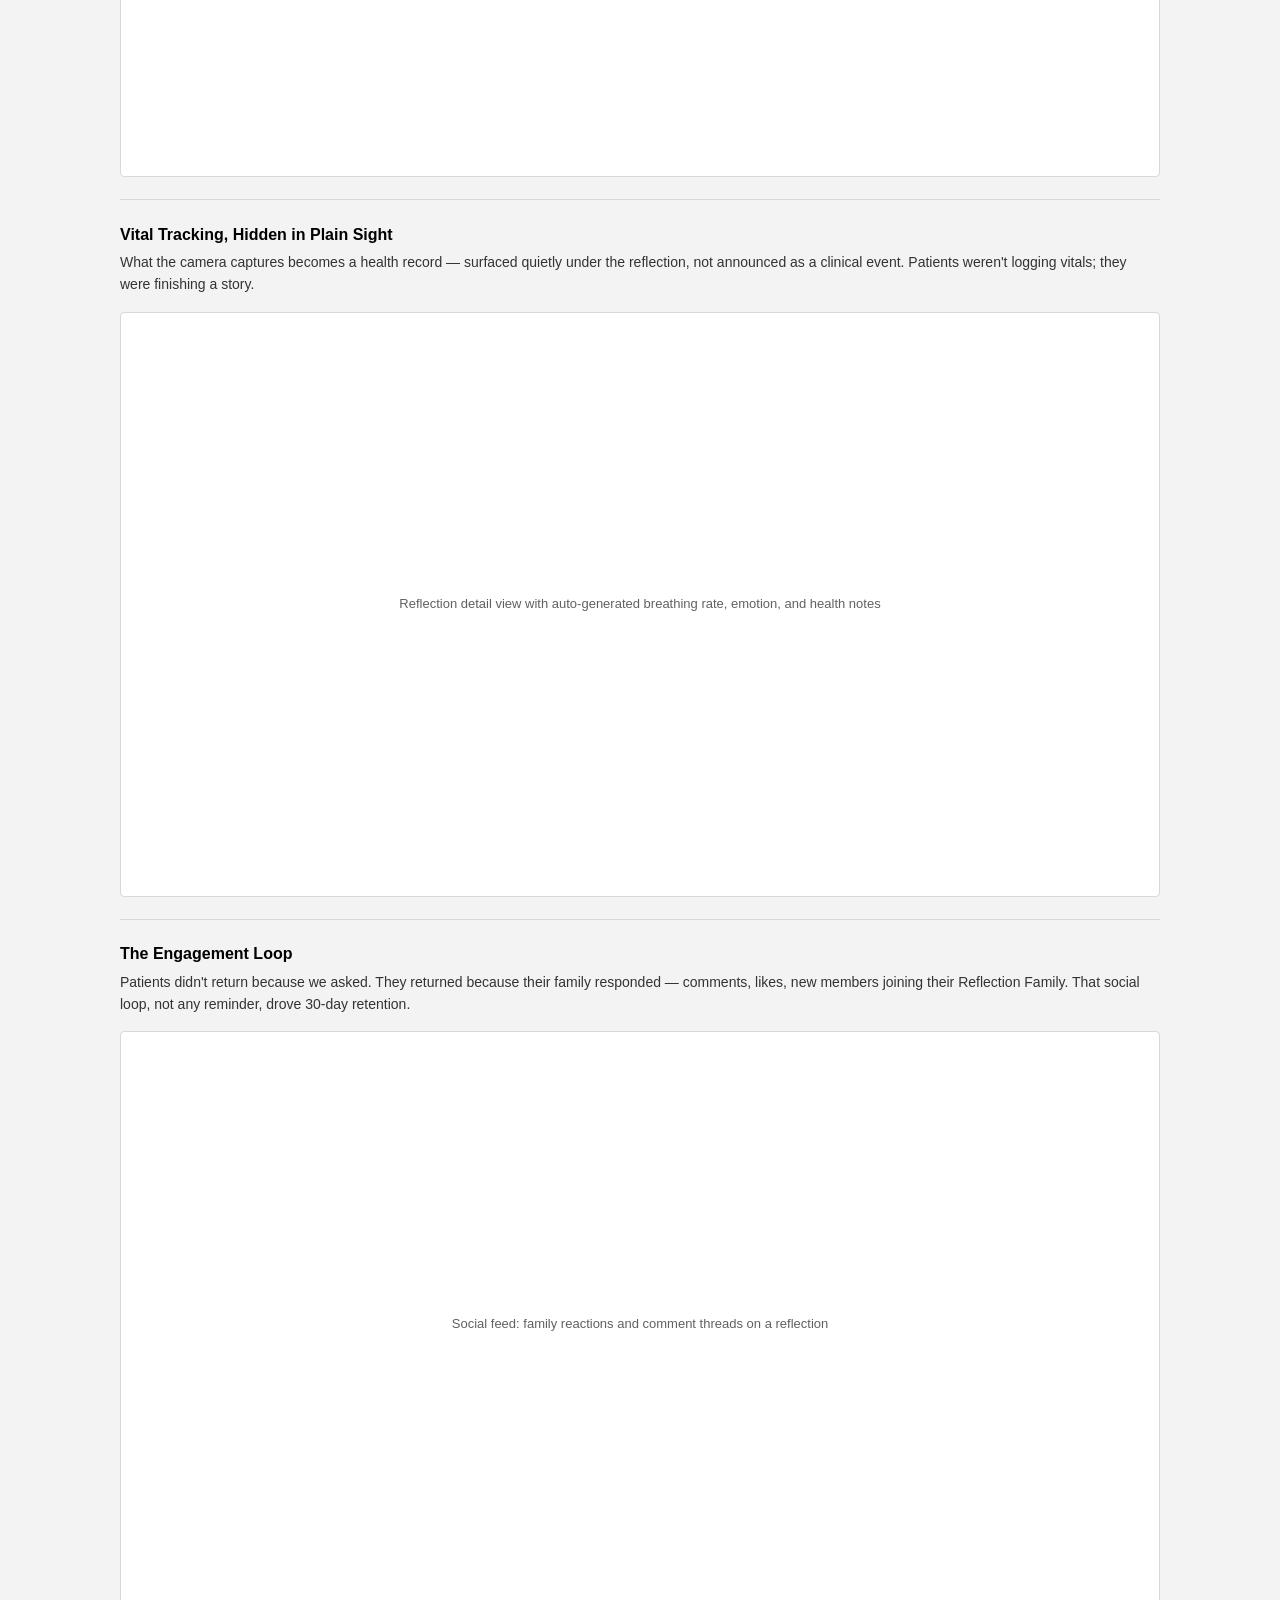
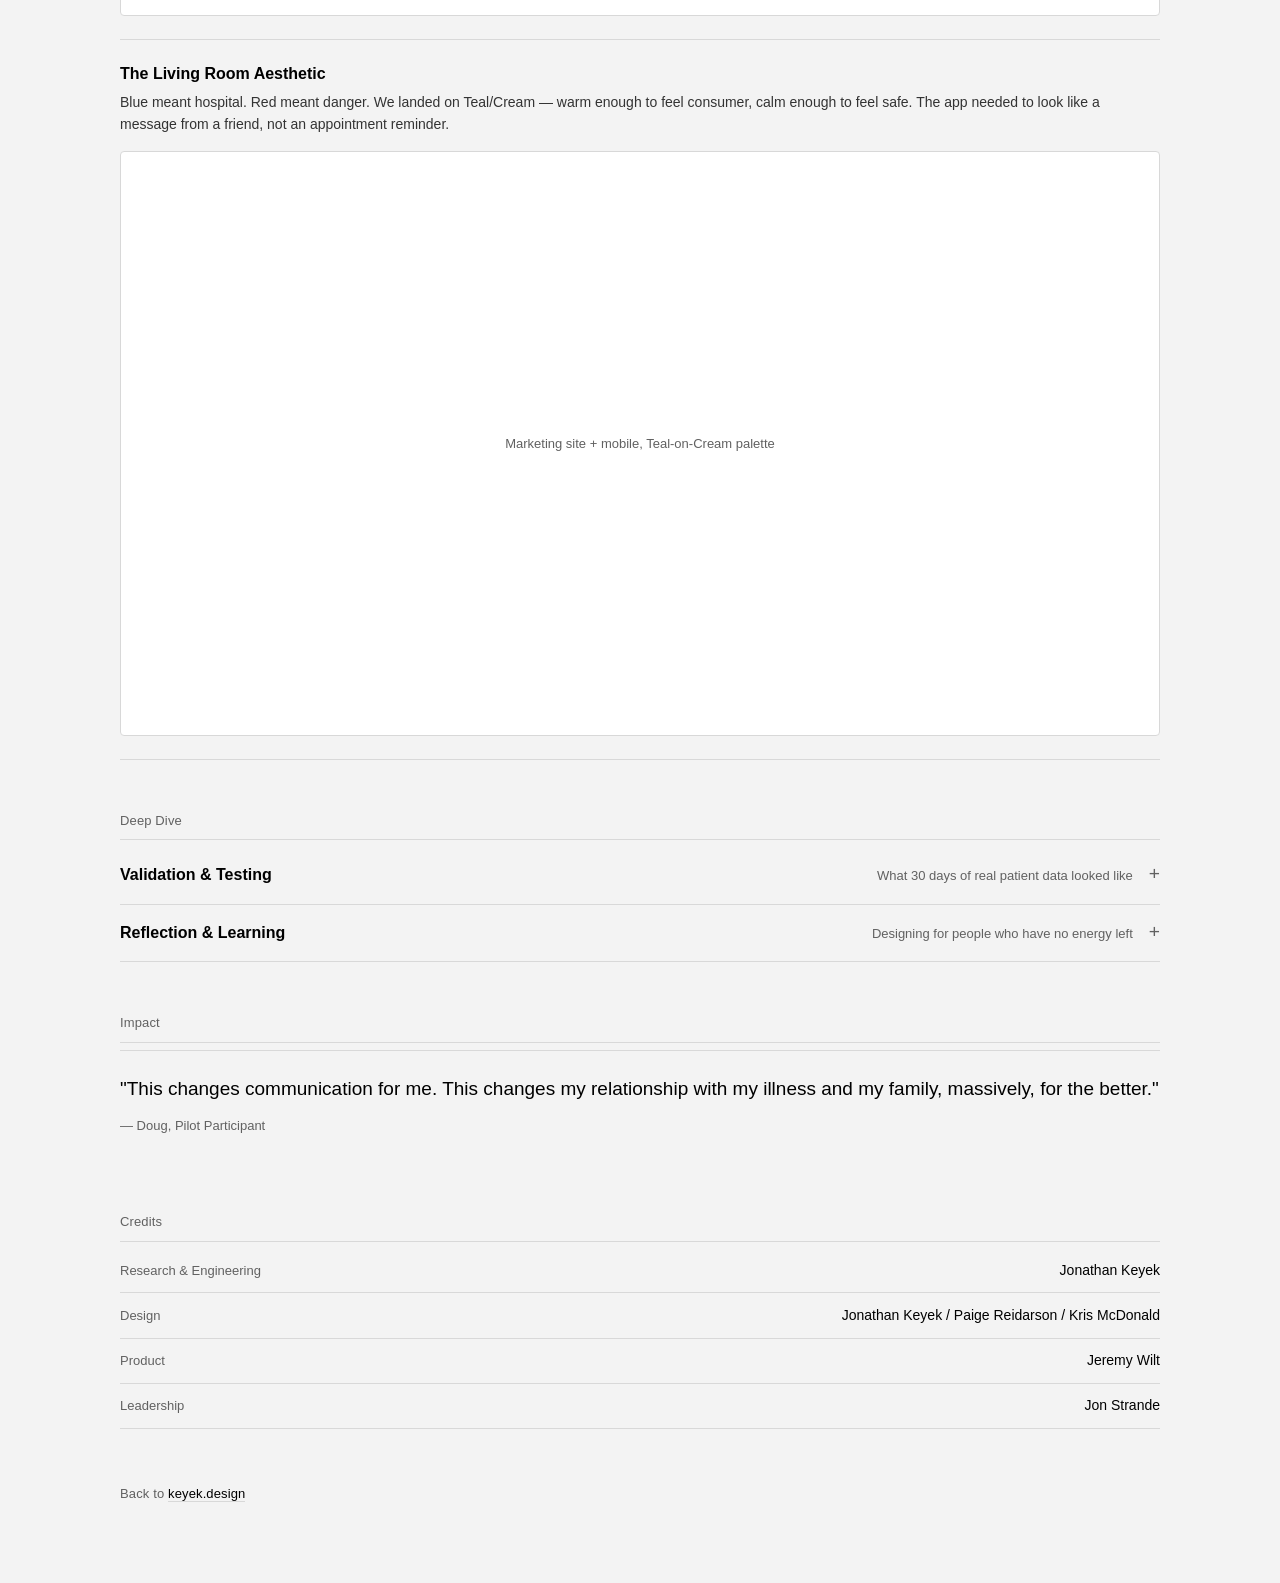
<file: work/az-reflect.html>
<!DOCTYPE html>
<html lang="en"><head><meta charset="UTF-8"/><meta name="viewport" content="width=device-width, initial-scale=1"/>
<meta name="color-scheme" content="light"/><script>document.documentElement.className+=' js';</script><title>Taking AstraZeneca from 0→1 — Jonathan Keyek</title><link rel="stylesheet" href="../style.css"/><link rel="icon" type="image/png" href="../logos/jk-logo-black.png"/><link rel="apple-touch-icon" href="../logos/jk-logo-black.png"/></head><body>
<a class="skip-link" href="#main-content">Skip to content</a>
<button id="pause-toggle" data-tooltip="Pause animations" aria-label="Pause animations" aria-pressed="false"><svg class="icon-pause" width="10" height="12" viewBox="0 0 10 12" fill="currentColor" aria-hidden="true"><rect x="0" y="0" width="3.5" height="12" rx="1"/><rect x="5.5" y="0" width="3.5" height="12" rx="1"/></svg><svg class="icon-play" width="10" height="12" viewBox="0 0 10 12" fill="currentColor" aria-hidden="true"><path d="M0 0 L10 6 L0 12 Z"/></svg></button>
<button id="theme-toggle" data-tooltip="Switch to dark mode" aria-label="Switch to dark mode" aria-pressed="false"></button>
<div class="wrap" id="main-content">
  <a class="cs-back" href="../index.html">← Jonathan Keyek</a>
  <div class="cs-tag" data-reveal>Product Design & Strategy · Consumer Health</div>
  <h1 class="cs-title" data-reveal>Taking AstraZeneca from 0→1</h1>
  <div class="cs-specs">
      <div data-reveal><div class="cs-spec-label">Client</div><div class="cs-spec-val">AstraZeneca</div></div>
      <div data-reveal><div class="cs-spec-label">Year</div><div class="cs-spec-val">2022</div></div>
      <div data-reveal><div class="cs-spec-label">Role</div><div class="cs-spec-val">Design, Research & Engineering Lead</div></div>
  </div>
  <div class="anchor">
    <div class="anchor-num green" data-reveal>100%</div>
    <div class="anchor-label" data-reveal>Pilot Retention Over 30 Days</div>
    <div class="anchor-sub" data-reveal>Every participant returned to track health data and send reflections — without a single reminder.</div>
  </div>
  <section><h2 data-reveal>TL;DR</h2><div class="tldr">
    <div class="tldr-row" data-reveal><div class="tldr-label">Problem</div><div class="tldr-title">The Memory Gap</div><div class="tldr-body">The clinical data AZ needed lived inside patients who were sick, stressed, and medicated — the exact conditions that destroy self-reporting. Traditional trackers felt like homework, so patients stopped. You can't collect data from someone who's checked out.</div></div>
    <div class="tldr-row" data-reveal><div class="tldr-label">Solution</div><div class="tldr-title">The Lasagna Strategy</div><div class="tldr-body">I hid the vegetables inside the lasagna. Instead of a health tracker, I built a family connection app where telling your loved ones how you're doing happened to capture the clinical data doctors needed. Connection was the hook. Data was the passenger.</div></div>
    <div class="tldr-row" data-reveal><div class="tldr-label">Outcome</div><div class="tldr-title">System Genesis</div><div class="tldr-body">Every pilot participant returned for 30 days, unprompted — proving emotional engagement drives clinical compliance. As a bonus, I reverse-engineered the UI into AstraZeneca's first official design system.</div></div>
  </div></section>
  <section><h2 data-reveal>Key Features</h2>
    <div class="feature" data-reveal><h3>The Camera That Reads You</h3><p>She's not filling out a form — she's recording a video for her family. The app reads vitals through the camera (40 bpm, 98.8°F, emotional state) before she says a word. By the time she hits Start Reflection, the data is already captured.</p><div class="imgph">Camera UI: vitals resolving during a selfie scan, no form field in sight</div></div>
    <div class="feature" data-reveal><h3>Vital Tracking, Hidden in Plain Sight</h3><p>What the camera captures becomes a health record — surfaced quietly under the reflection, not announced as a clinical event. Patients weren't logging vitals; they were finishing a story.</p><div class="imgph">Reflection detail view with auto-generated breathing rate, emotion, and health notes</div></div>
    <div class="feature" data-reveal><h3>The Engagement Loop</h3><p>Patients didn't return because we asked. They returned because their family responded — comments, likes, new members joining their Reflection Family. That social loop, not any reminder, drove 30-day retention.</p><div class="imgph">Social feed: family reactions and comment threads on a reflection</div></div>
    <div class="feature" data-reveal><h3>The Living Room Aesthetic</h3><p>Blue meant hospital. Red meant danger. We landed on Teal/Cream — warm enough to feel consumer, calm enough to feel safe. The app needed to look like a message from a friend, not an appointment reminder.</p><div class="imgph">Marketing site + mobile, Teal-on-Cream palette</div></div>
  </section>
  <section><h2 data-reveal>Deep Dive</h2><div class="deepdive">
    <details data-reveal><summary>Validation & Testing<span class="dd-sub">What 30 days of real patient data looked like</span></summary><div class="dd-body"><h4>How we tested</h4><p>Five participants, thirty days, unmoderated in-home use — no lab, no facilitator. The goal: see whether the Lasagna Strategy held up with no researcher watching.</p><h4>What happened</h4><p>Every participant came back. All five. Across 30 days. The engagement didn't drop off after week one the way every prior tool had.</p><h4>The honest caveat</h4><p>n=5 is a pilot, not a proof. There was no pre-existing baseline — the internal belief was that consistent data collection from this cohort wasn't achievable at all. What the pilot proved was that the hypothesis was worth pursuing at scale.</p></div></details>
    <details data-reveal><summary>Reflection & Learning<span class="dd-sub">Designing for people who have no energy left</span></summary><div class="dd-body"><h4>What worked</h4><p>The reframe was the strategy, not spin. The emotional hook was load-bearing — every engagement metric traced back to making family connection the primary value.</p><h4>What I'd do differently</h4><p>More participants, faster. Test the language layer earlier and wider — the words were as important as the interactions, and we treated them as a downstream concern when they were upstream.</p><h4>The lesson</h4><p>Compliance is a design problem, not a willpower problem. Design for the actual human in front of you, not the compliant patient you wish you had.</p></div></details>
  </div></section>
  <section><h2 data-reveal>Impact</h2><div class="quote" data-reveal><p>"This changes communication for me. This changes my relationship with my illness and my family, massively, for the better."</p><div class="attr">— Doug, Pilot Participant</div></div></section>
  <section><h2 data-reveal>Credits</h2><div class="credits">
    <div class="credit-row" data-reveal><div class="credit-label">Research & Engineering</div><div class="credit-name">Jonathan Keyek</div></div>
    <div class="credit-row" data-reveal><div class="credit-label">Design</div><div class="credit-name">Jonathan Keyek / Paige Reidarson / Kris McDonald</div></div>
    <div class="credit-row" data-reveal><div class="credit-label">Product</div><div class="credit-name">Jeremy Wilt</div></div>
    <div class="credit-row" data-reveal><div class="credit-label">Leadership</div><div class="credit-name">Jon Strande</div></div>
  </div></section>
  <footer data-reveal>Back to <a href="../index.html">keyek.design</a></footer>
</div>
<script src="../shared.js"></script>
</body></html>
</file>
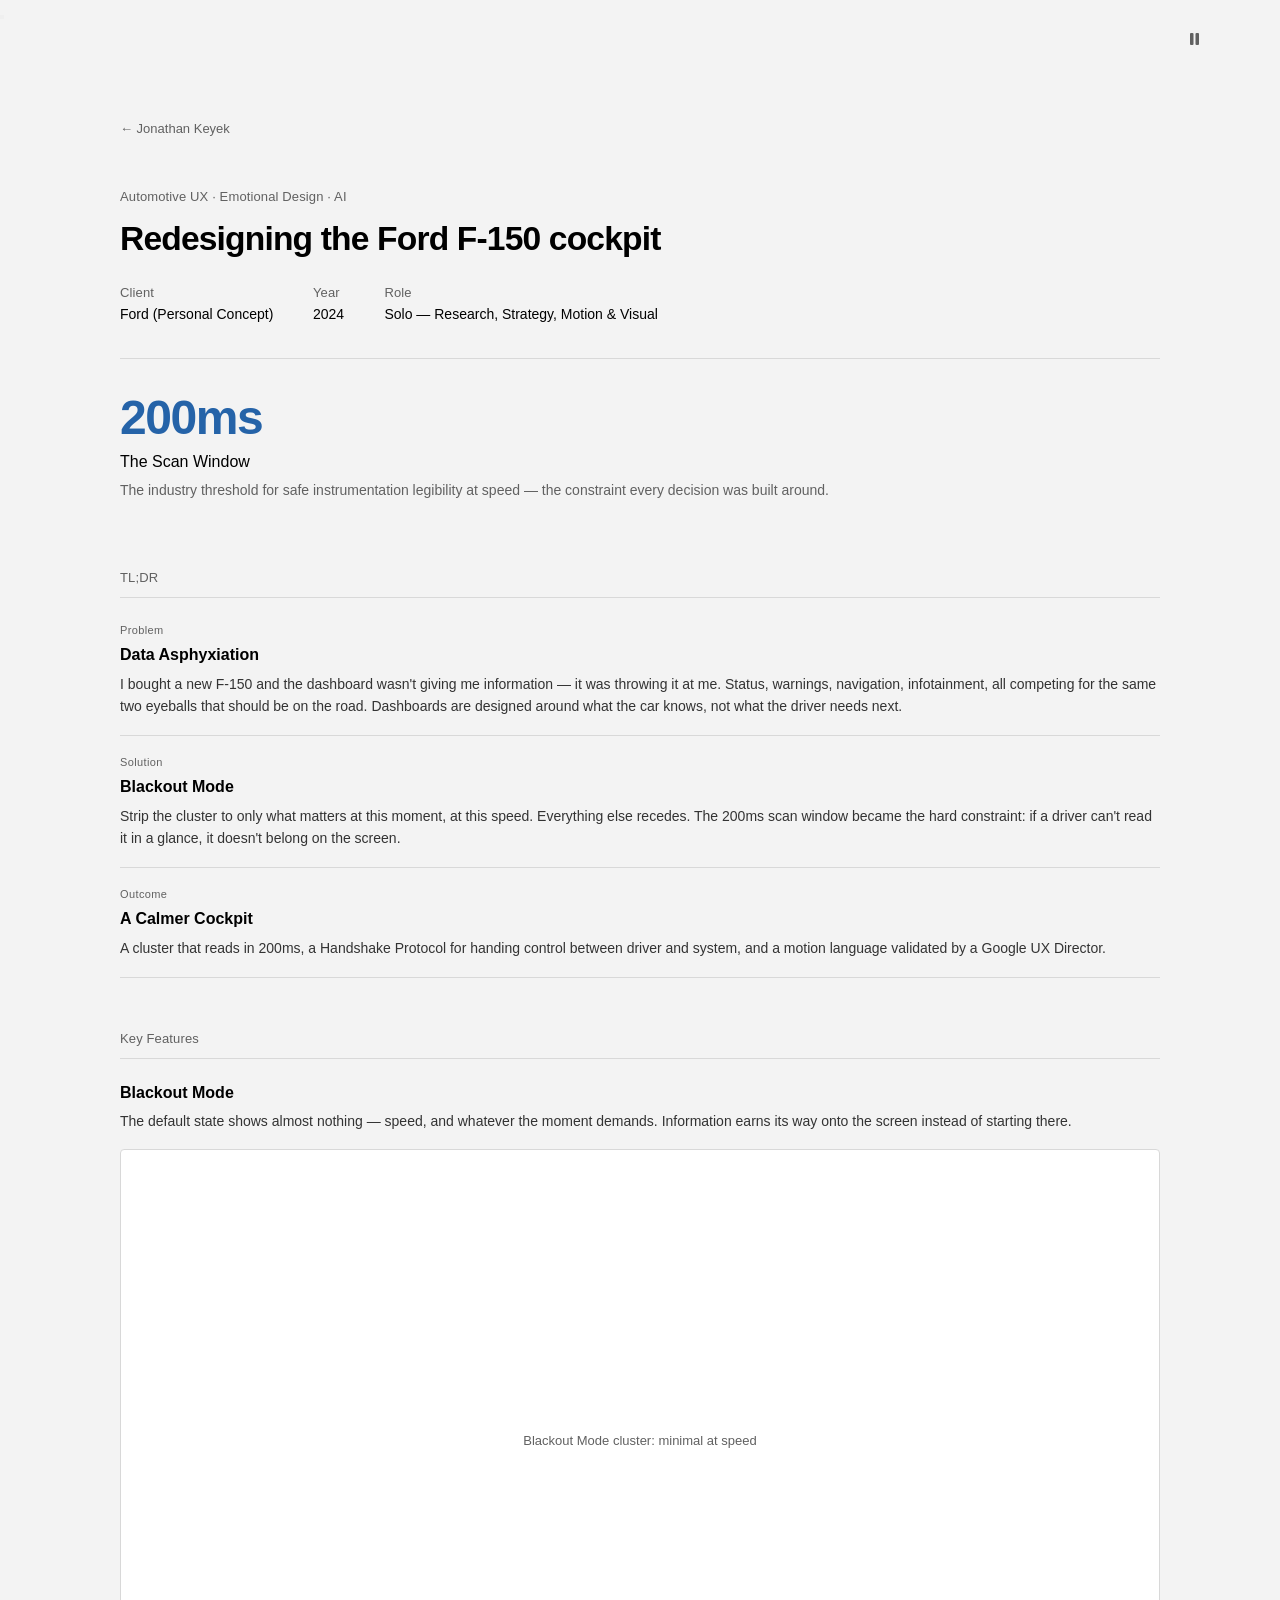
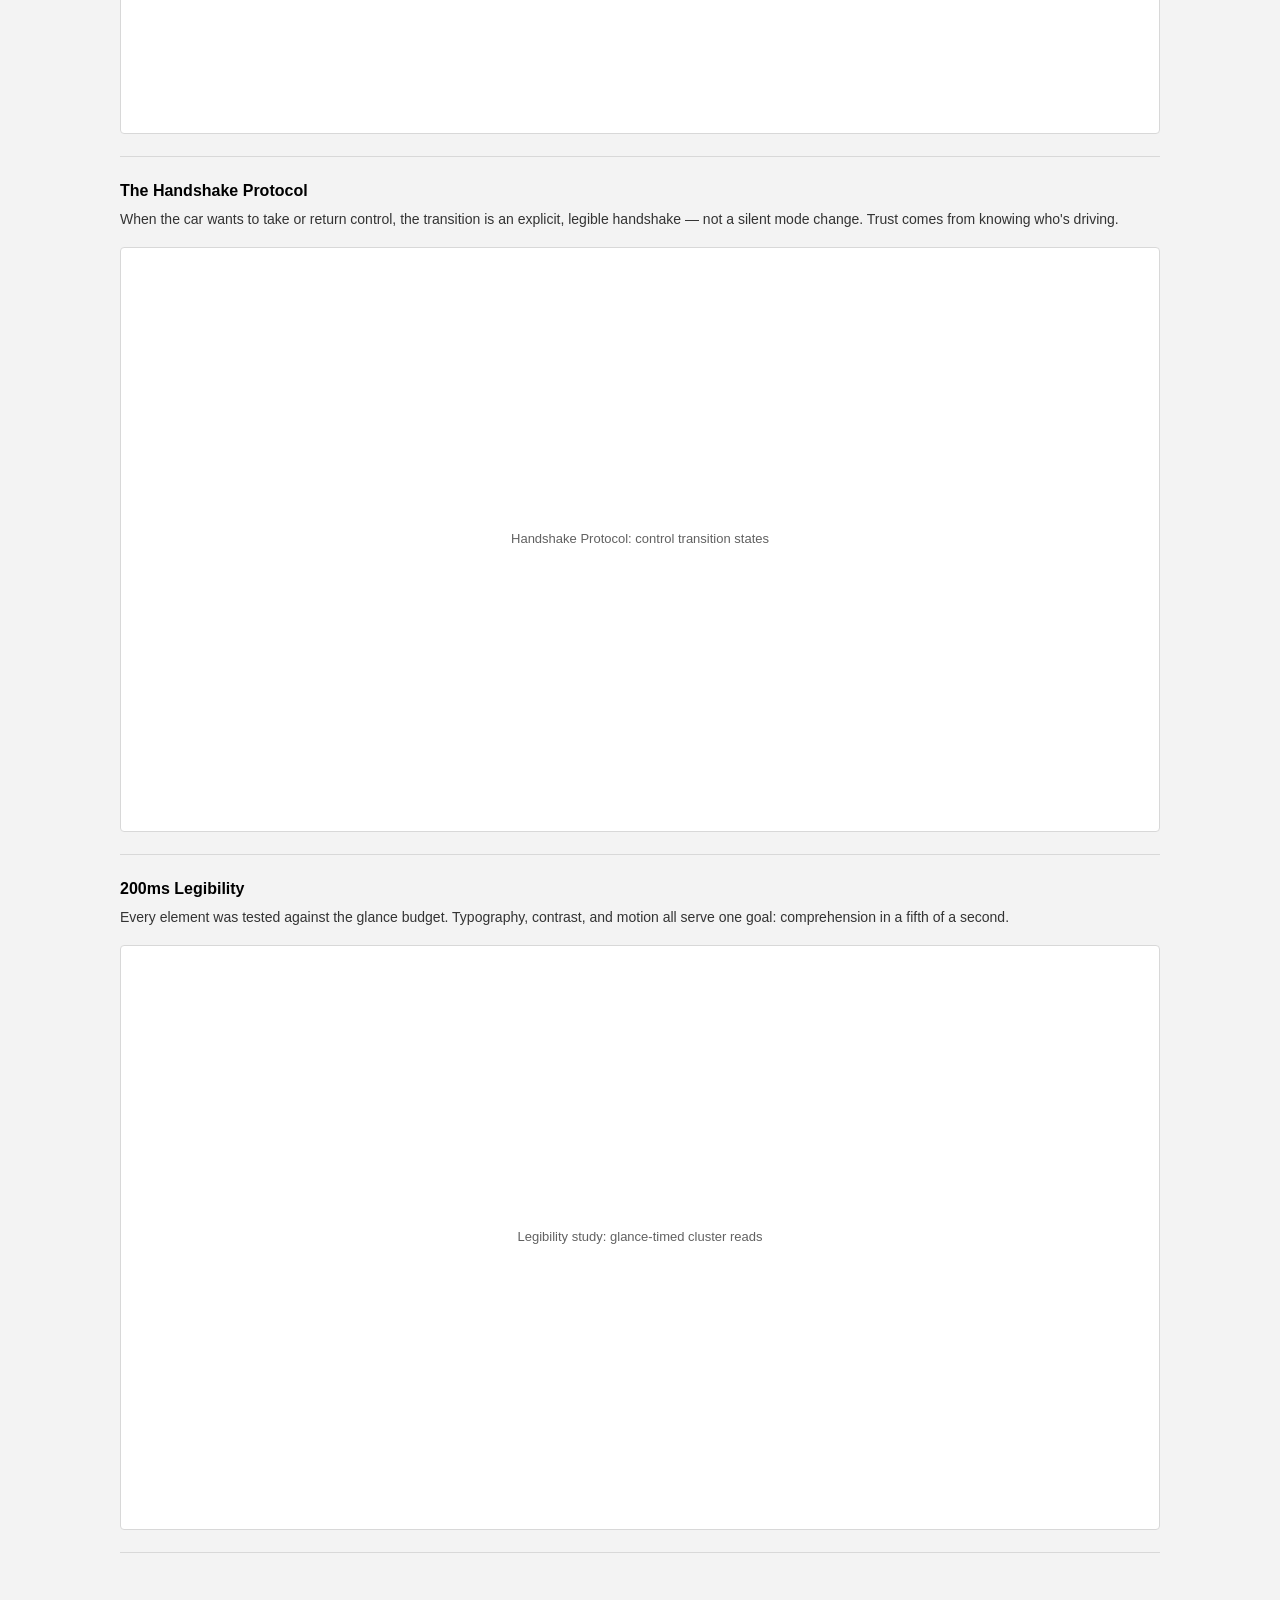
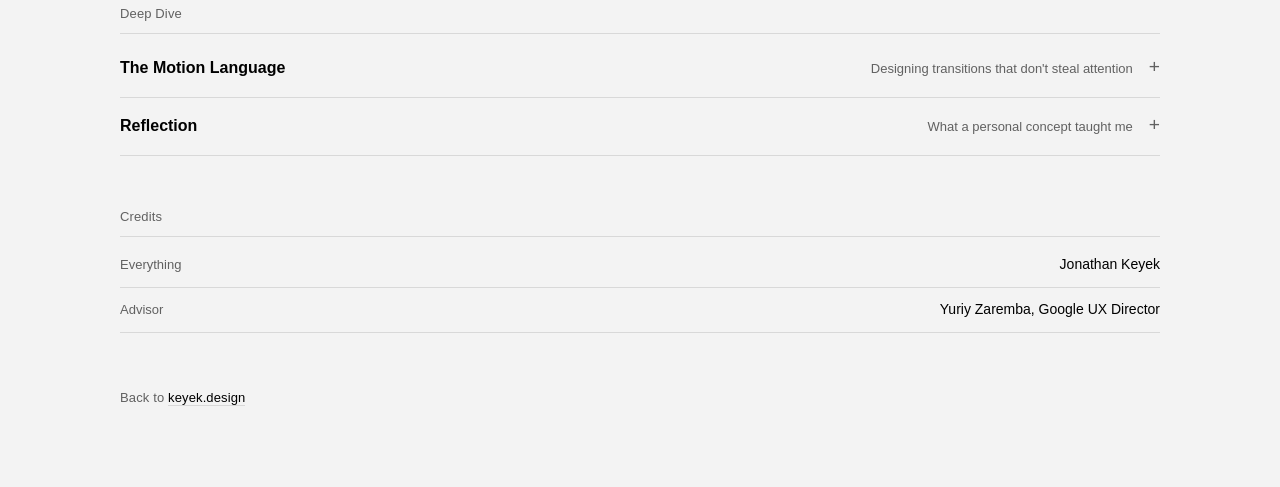
<file: work/ford-f150.html>
<!DOCTYPE html>
<html lang="en"><head><meta charset="UTF-8"/><meta name="viewport" content="width=device-width, initial-scale=1"/>
<meta name="color-scheme" content="light"/><script>document.documentElement.className+=' js';</script><title>Redesigning the Ford F-150 cockpit — Jonathan Keyek</title><link rel="stylesheet" href="../style.css"/><link rel="icon" type="image/png" href="../logos/jk-logo-black.png"/><link rel="apple-touch-icon" href="../logos/jk-logo-black.png"/></head><body>
<a class="skip-link" href="#main-content">Skip to content</a>
<button id="pause-toggle" data-tooltip="Pause animations" aria-label="Pause animations" aria-pressed="false"><svg class="icon-pause" width="10" height="12" viewBox="0 0 10 12" fill="currentColor" aria-hidden="true"><rect x="0" y="0" width="3.5" height="12" rx="1"/><rect x="5.5" y="0" width="3.5" height="12" rx="1"/></svg><svg class="icon-play" width="10" height="12" viewBox="0 0 10 12" fill="currentColor" aria-hidden="true"><path d="M0 0 L10 6 L0 12 Z"/></svg></button>
<button id="theme-toggle" data-tooltip="Switch to dark mode" aria-label="Switch to dark mode" aria-pressed="false"></button>
<div class="wrap" id="main-content">
  <a class="cs-back" href="../index.html">← Jonathan Keyek</a>
  <div class="cs-tag" data-reveal>Automotive UX · Emotional Design · AI</div>
  <h1 class="cs-title" data-reveal>Redesigning the Ford F-150 cockpit</h1>
  <div class="cs-specs">
      <div data-reveal><div class="cs-spec-label">Client</div><div class="cs-spec-val">Ford (Personal Concept)</div></div>
      <div data-reveal><div class="cs-spec-label">Year</div><div class="cs-spec-val">2024</div></div>
      <div data-reveal><div class="cs-spec-label">Role</div><div class="cs-spec-val">Solo — Research, Strategy, Motion & Visual</div></div>
  </div>
  <div class="anchor">
    <div class="anchor-num blue" data-reveal>200ms</div>
    <div class="anchor-label" data-reveal>The Scan Window</div>
    <div class="anchor-sub" data-reveal>The industry threshold for safe instrumentation legibility at speed — the constraint every decision was built around.</div>
  </div>
  <section><h2 data-reveal>TL;DR</h2><div class="tldr">
    <div class="tldr-row" data-reveal><div class="tldr-label">Problem</div><div class="tldr-title">Data Asphyxiation</div><div class="tldr-body">I bought a new F-150 and the dashboard wasn't giving me information — it was throwing it at me. Status, warnings, navigation, infotainment, all competing for the same two eyeballs that should be on the road. Dashboards are designed around what the car knows, not what the driver needs next.</div></div>
    <div class="tldr-row" data-reveal><div class="tldr-label">Solution</div><div class="tldr-title">Blackout Mode</div><div class="tldr-body">Strip the cluster to only what matters at this moment, at this speed. Everything else recedes. The 200ms scan window became the hard constraint: if a driver can't read it in a glance, it doesn't belong on the screen.</div></div>
    <div class="tldr-row" data-reveal><div class="tldr-label">Outcome</div><div class="tldr-title">A Calmer Cockpit</div><div class="tldr-body">A cluster that reads in 200ms, a Handshake Protocol for handing control between driver and system, and a motion language validated by a Google UX Director.</div></div>
  </div></section>
  <section><h2 data-reveal>Key Features</h2>
    <div class="feature" data-reveal><h3>Blackout Mode</h3><p>The default state shows almost nothing — speed, and whatever the moment demands. Information earns its way onto the screen instead of starting there.</p><div class="imgph">Blackout Mode cluster: minimal at speed</div></div>
    <div class="feature" data-reveal><h3>The Handshake Protocol</h3><p>When the car wants to take or return control, the transition is an explicit, legible handshake — not a silent mode change. Trust comes from knowing who's driving.</p><div class="imgph">Handshake Protocol: control transition states</div></div>
    <div class="feature" data-reveal><h3>200ms Legibility</h3><p>Every element was tested against the glance budget. Typography, contrast, and motion all serve one goal: comprehension in a fifth of a second.</p><div class="imgph">Legibility study: glance-timed cluster reads</div></div>
  </section>
  <section><h2 data-reveal>Deep Dive</h2><div class="deepdive">
    <details data-reveal><summary>The Motion Language<span class="dd-sub">Designing transitions that don't steal attention</span></summary><div class="dd-body"><h4>Motion as information</h4><p>Animation here isn't decoration — it tells the driver what changed and where to look, then gets out of the way.</p><h4>Validation</h4><p>Reviewed by Yuriy Zaremba, a Google UX Director, who pressure-tested the glance model.</p></div></details>
    <details data-reveal><summary>Reflection<span class="dd-sub">What a personal concept taught me</span></summary><div class="dd-body"><h4>What worked</h4><p>Starting from a real frustration in my own truck kept every decision honest.</p><h4>What I'd refine</h4><p>On-road testing — the glance budget is modeled, not yet measured in a moving vehicle.</p></div></details>
  </div></section>
  <section><h2 data-reveal>Credits</h2><div class="credits">
    <div class="credit-row" data-reveal><div class="credit-label">Everything</div><div class="credit-name">Jonathan Keyek</div></div>
    <div class="credit-row" data-reveal><div class="credit-label">Advisor</div><div class="credit-name">Yuriy Zaremba, Google UX Director</div></div>
  </div></section>
  <footer data-reveal>Back to <a href="../index.html">keyek.design</a></footer>
</div>
<script src="../shared.js"></script>
</body></html>
</file>
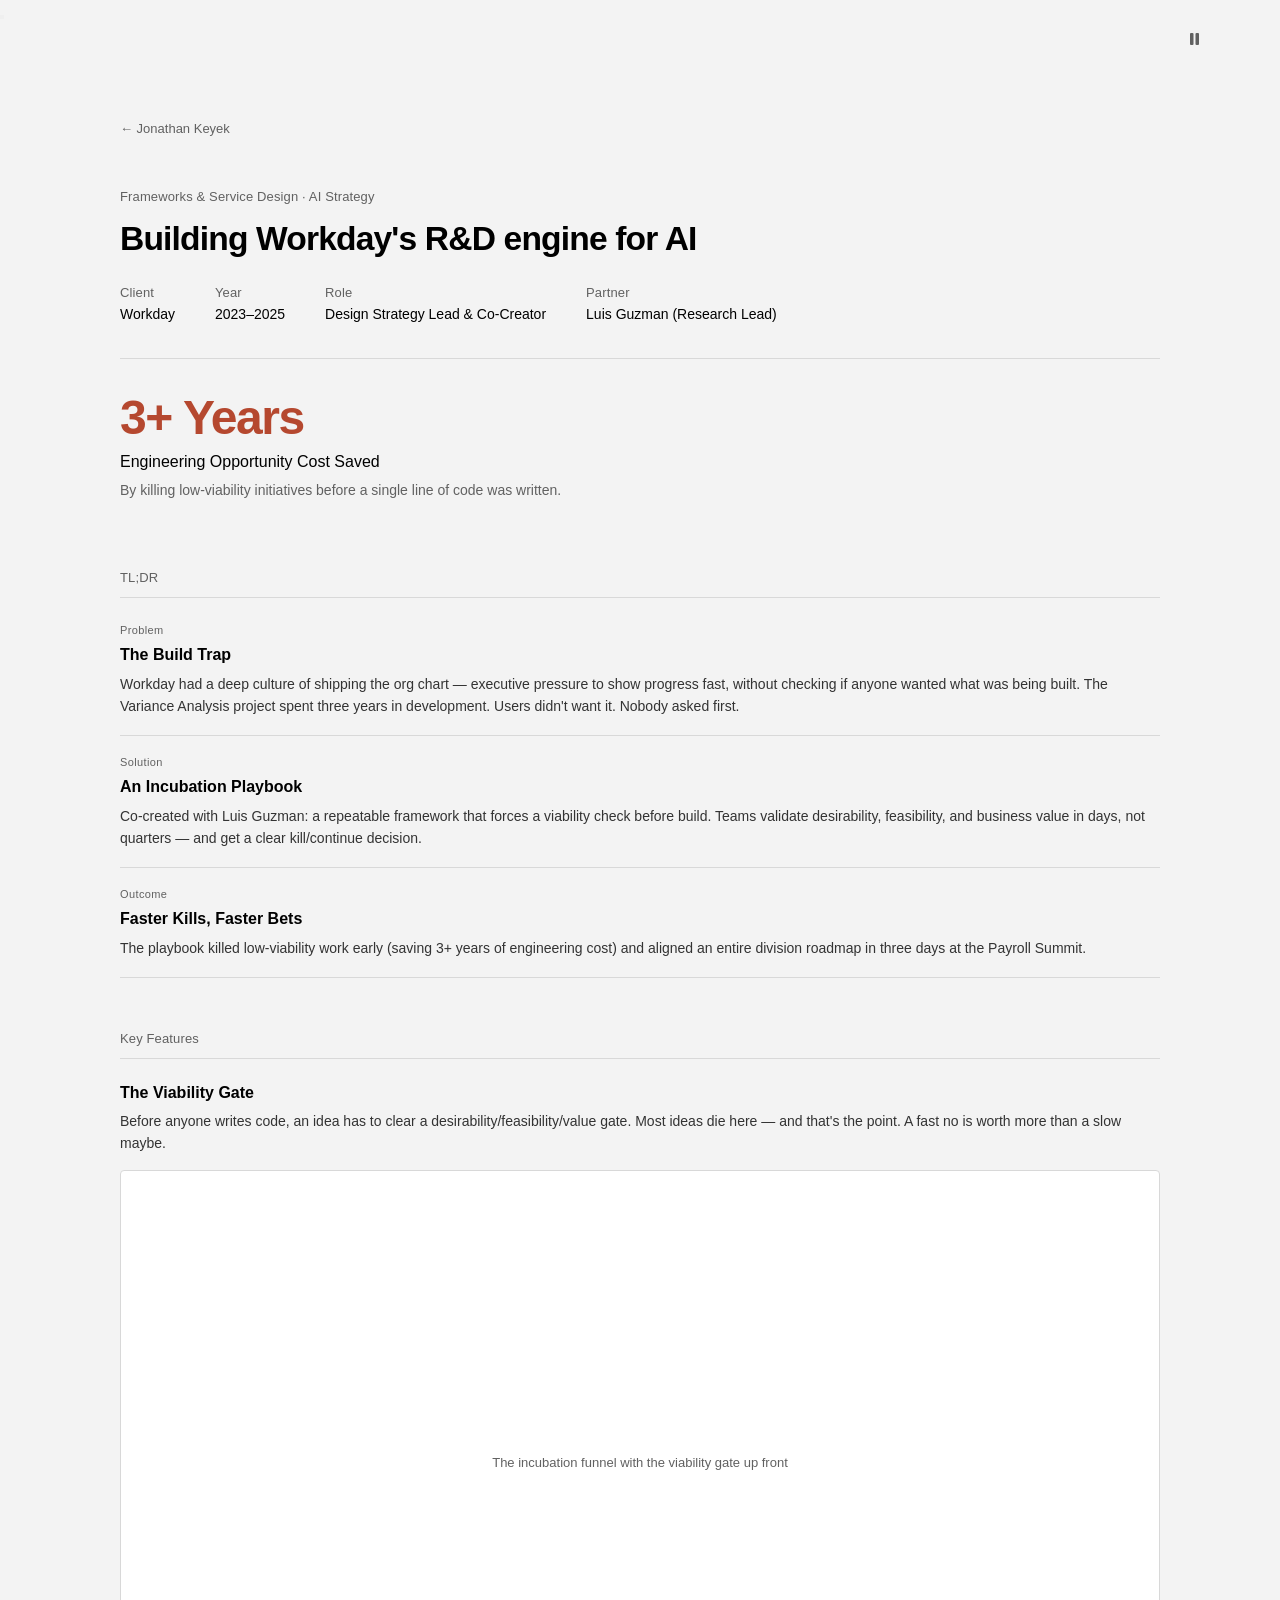
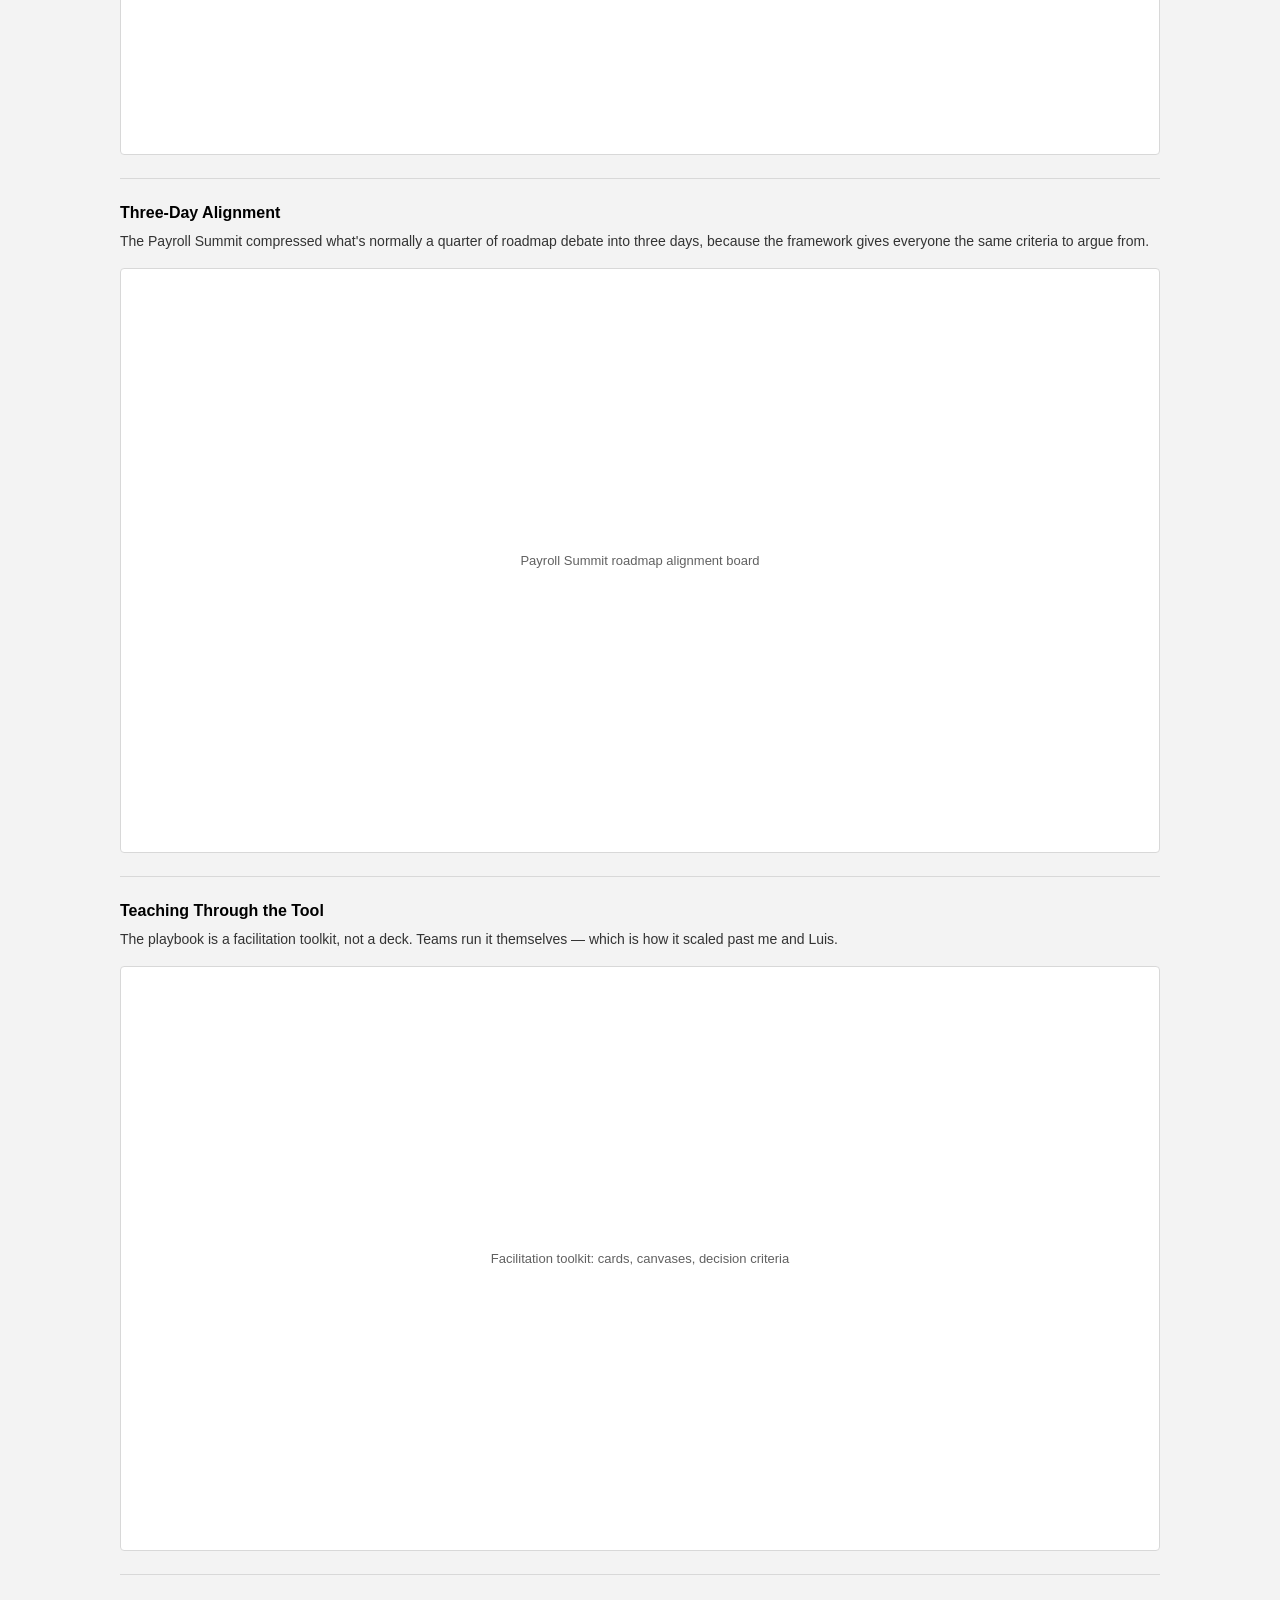
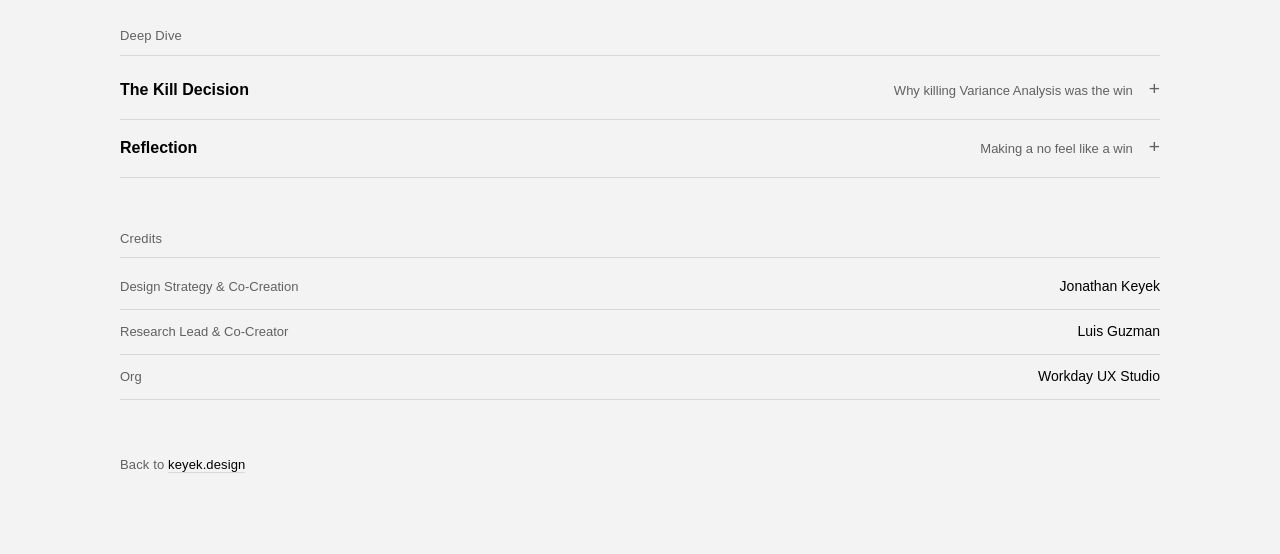
<file: work/incubation.html>
<!DOCTYPE html>
<html lang="en"><head><meta charset="UTF-8"/><meta name="viewport" content="width=device-width, initial-scale=1"/>
<meta name="color-scheme" content="light"/><script>document.documentElement.className+=' js';</script><title>Building Workday's R&D engine for AI — Jonathan Keyek</title><link rel="stylesheet" href="../style.css"/><link rel="icon" type="image/png" href="../logos/jk-logo-black.png"/><link rel="apple-touch-icon" href="../logos/jk-logo-black.png"/></head><body>
<a class="skip-link" href="#main-content">Skip to content</a>
<button id="pause-toggle" data-tooltip="Pause animations" aria-label="Pause animations" aria-pressed="false"><svg class="icon-pause" width="10" height="12" viewBox="0 0 10 12" fill="currentColor" aria-hidden="true"><rect x="0" y="0" width="3.5" height="12" rx="1"/><rect x="5.5" y="0" width="3.5" height="12" rx="1"/></svg><svg class="icon-play" width="10" height="12" viewBox="0 0 10 12" fill="currentColor" aria-hidden="true"><path d="M0 0 L10 6 L0 12 Z"/></svg></button>
<button id="theme-toggle" data-tooltip="Switch to dark mode" aria-label="Switch to dark mode" aria-pressed="false"></button>
<div class="wrap" id="main-content">
  <a class="cs-back" href="../index.html">← Jonathan Keyek</a>
  <div class="cs-tag" data-reveal>Frameworks & Service Design · AI Strategy</div>
  <h1 class="cs-title" data-reveal>Building Workday's R&D engine for AI</h1>
  <div class="cs-specs">
      <div data-reveal><div class="cs-spec-label">Client</div><div class="cs-spec-val">Workday</div></div>
      <div data-reveal><div class="cs-spec-label">Year</div><div class="cs-spec-val">2023–2025</div></div>
      <div data-reveal><div class="cs-spec-label">Role</div><div class="cs-spec-val">Design Strategy Lead & Co-Creator</div></div>
      <div data-reveal><div class="cs-spec-label">Partner</div><div class="cs-spec-val">Luis Guzman (Research Lead)</div></div>
  </div>
  <div class="anchor">
    <div class="anchor-num red" data-reveal>3+ Years</div>
    <div class="anchor-label" data-reveal>Engineering Opportunity Cost Saved</div>
    <div class="anchor-sub" data-reveal>By killing low-viability initiatives before a single line of code was written.</div>
  </div>
  <section><h2 data-reveal>TL;DR</h2><div class="tldr">
    <div class="tldr-row" data-reveal><div class="tldr-label">Problem</div><div class="tldr-title">The Build Trap</div><div class="tldr-body">Workday had a deep culture of shipping the org chart — executive pressure to show progress fast, without checking if anyone wanted what was being built. The Variance Analysis project spent three years in development. Users didn't want it. Nobody asked first.</div></div>
    <div class="tldr-row" data-reveal><div class="tldr-label">Solution</div><div class="tldr-title">An Incubation Playbook</div><div class="tldr-body">Co-created with Luis Guzman: a repeatable framework that forces a viability check before build. Teams validate desirability, feasibility, and business value in days, not quarters — and get a clear kill/continue decision.</div></div>
    <div class="tldr-row" data-reveal><div class="tldr-label">Outcome</div><div class="tldr-title">Faster Kills, Faster Bets</div><div class="tldr-body">The playbook killed low-viability work early (saving 3+ years of engineering cost) and aligned an entire division roadmap in three days at the Payroll Summit.</div></div>
  </div></section>
  <section><h2 data-reveal>Key Features</h2>
    <div class="feature" data-reveal><h3>The Viability Gate</h3><p>Before anyone writes code, an idea has to clear a desirability/feasibility/value gate. Most ideas die here — and that's the point. A fast no is worth more than a slow maybe.</p><div class="imgph">The incubation funnel with the viability gate up front</div></div>
    <div class="feature" data-reveal><h3>Three-Day Alignment</h3><p>The Payroll Summit compressed what's normally a quarter of roadmap debate into three days, because the framework gives everyone the same criteria to argue from.</p><div class="imgph">Payroll Summit roadmap alignment board</div></div>
    <div class="feature" data-reveal><h3>Teaching Through the Tool</h3><p>The playbook is a facilitation toolkit, not a deck. Teams run it themselves — which is how it scaled past me and Luis.</p><div class="imgph">Facilitation toolkit: cards, canvases, decision criteria</div></div>
  </section>
  <section><h2 data-reveal>Deep Dive</h2><div class="deepdive">
    <details data-reveal><summary>The Kill Decision<span class="dd-sub">Why killing Variance Analysis was the win</span></summary><div class="dd-body"><h4>The sunk-cost trap</h4><p>Three years in, the instinct was to ship something to justify the investment. The playbook reframed it: the cheapest path forward was to stop.</p><h4>What it freed up</h4><p>Those engineers moved to work users actually wanted. The 3+ years saved is opportunity cost, not just budget.</p></div></details>
    <details data-reveal><summary>Reflection<span class="dd-sub">Making a no feel like a win</span></summary><div class="dd-body"><h4>What worked</h4><p>Giving teams the criteria and the language to kill their own ideas without it feeling like failure.</p><h4>What I'd refine</h4><p>Documenting the methodology so it survives without its authors in the room.</p></div></details>
  </div></section>
  <section><h2 data-reveal>Credits</h2><div class="credits">
    <div class="credit-row" data-reveal><div class="credit-label">Design Strategy & Co-Creation</div><div class="credit-name">Jonathan Keyek</div></div>
    <div class="credit-row" data-reveal><div class="credit-label">Research Lead & Co-Creator</div><div class="credit-name">Luis Guzman</div></div>
    <div class="credit-row" data-reveal><div class="credit-label">Org</div><div class="credit-name">Workday UX Studio</div></div>
  </div></section>
  <footer data-reveal>Back to <a href="../index.html">keyek.design</a></footer>
</div>
<script src="../shared.js"></script>
</body></html>
</file>
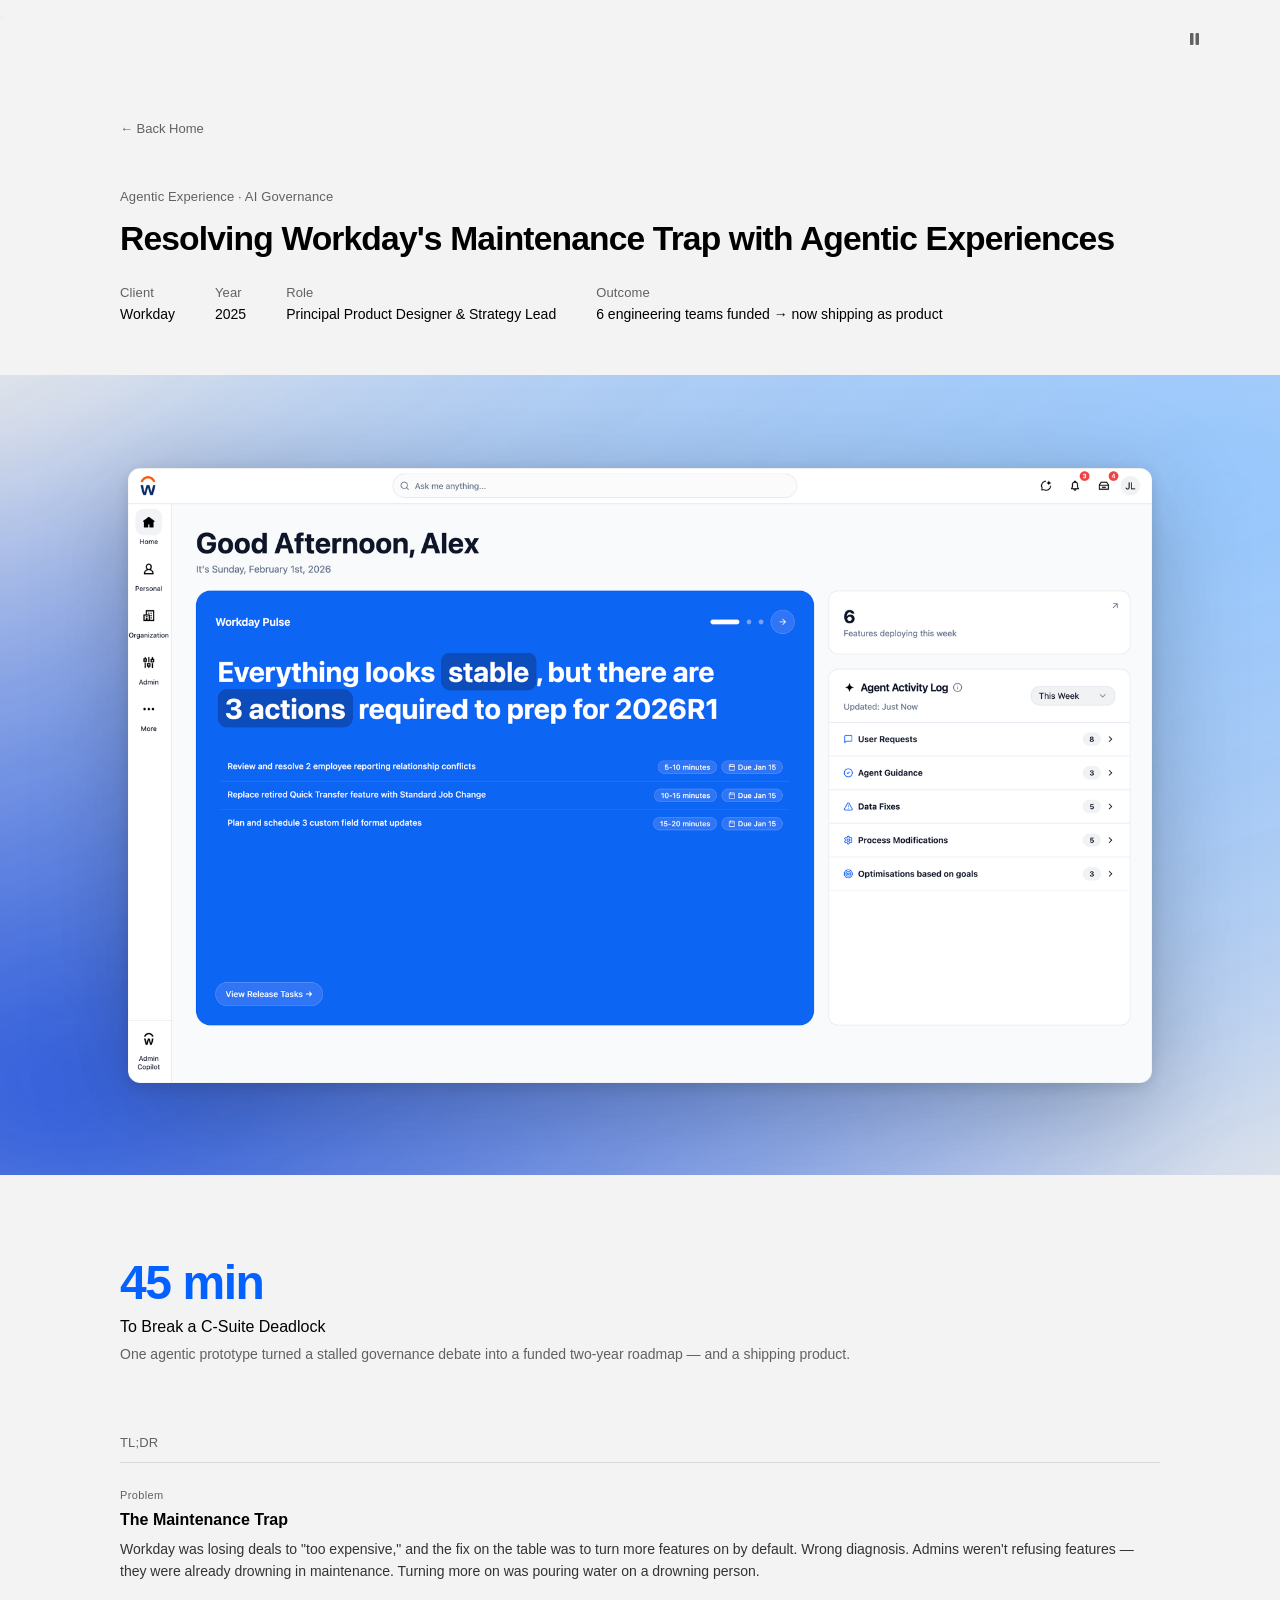
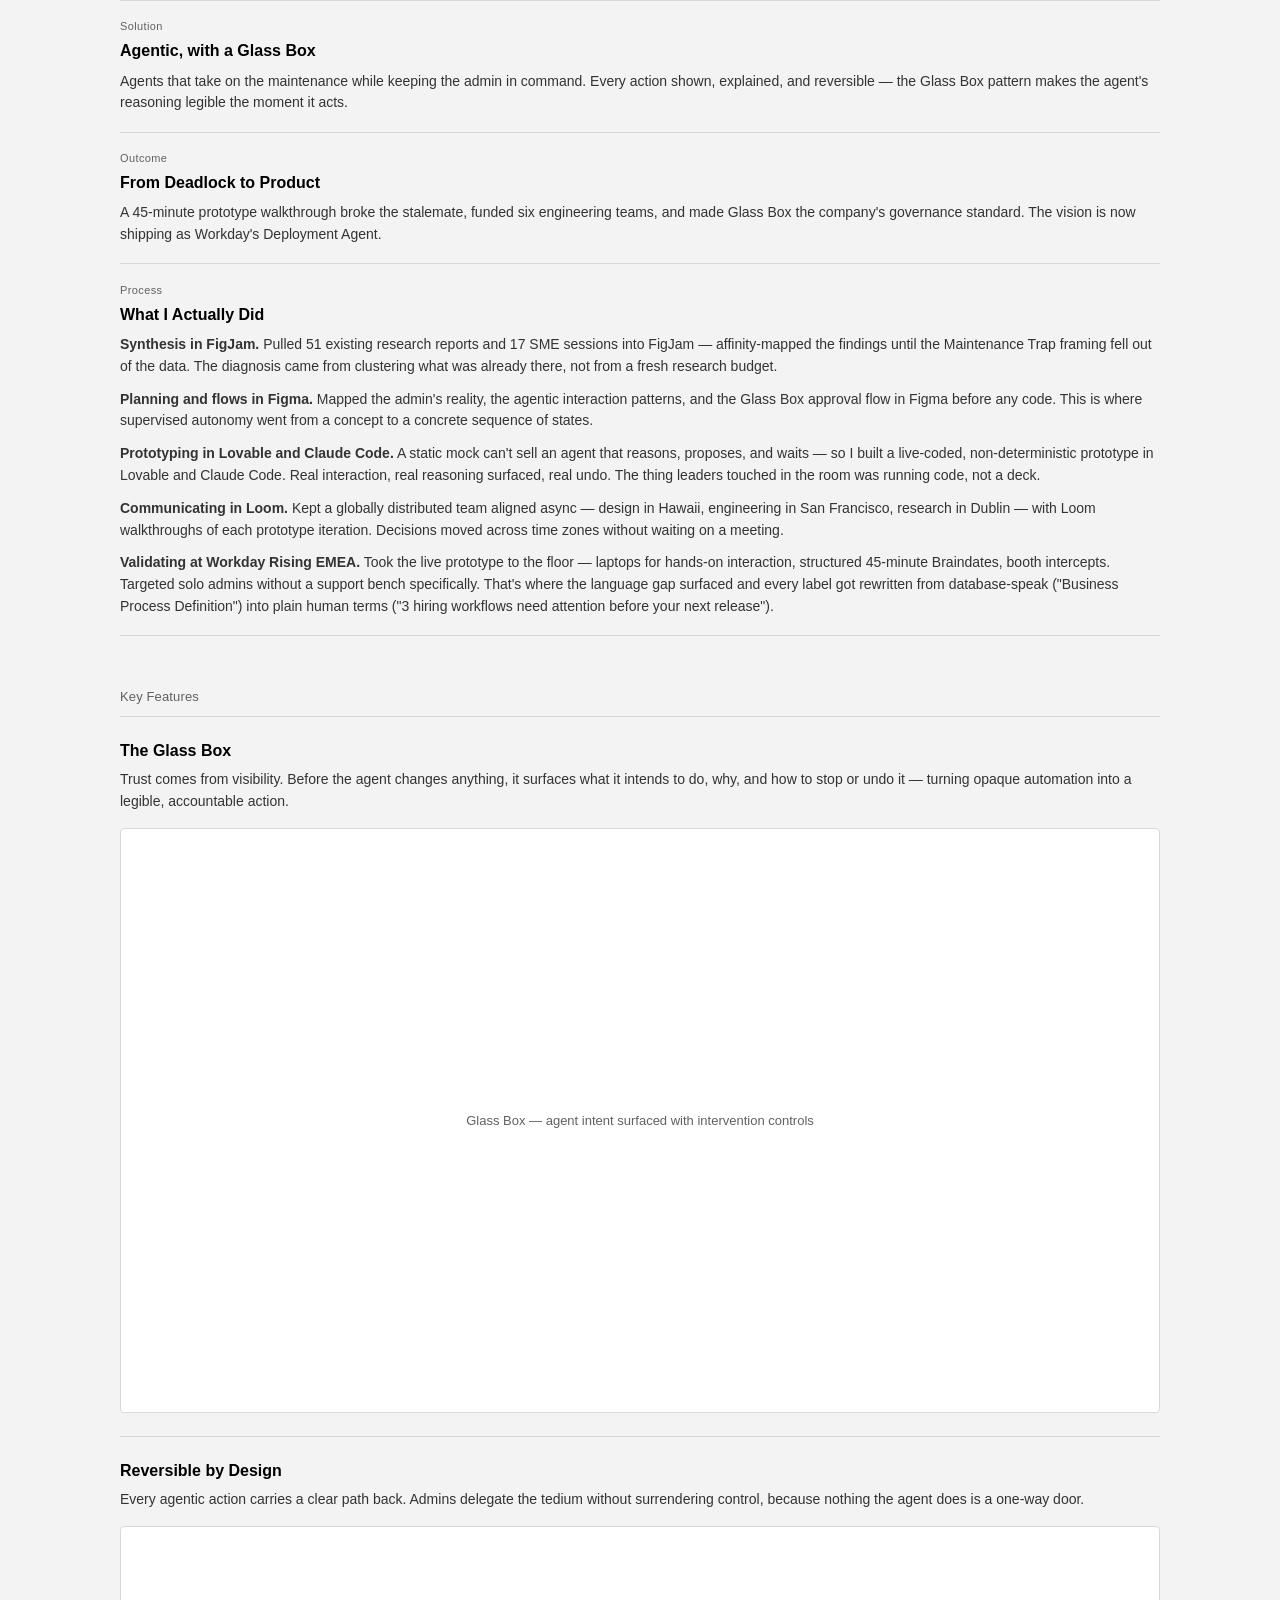
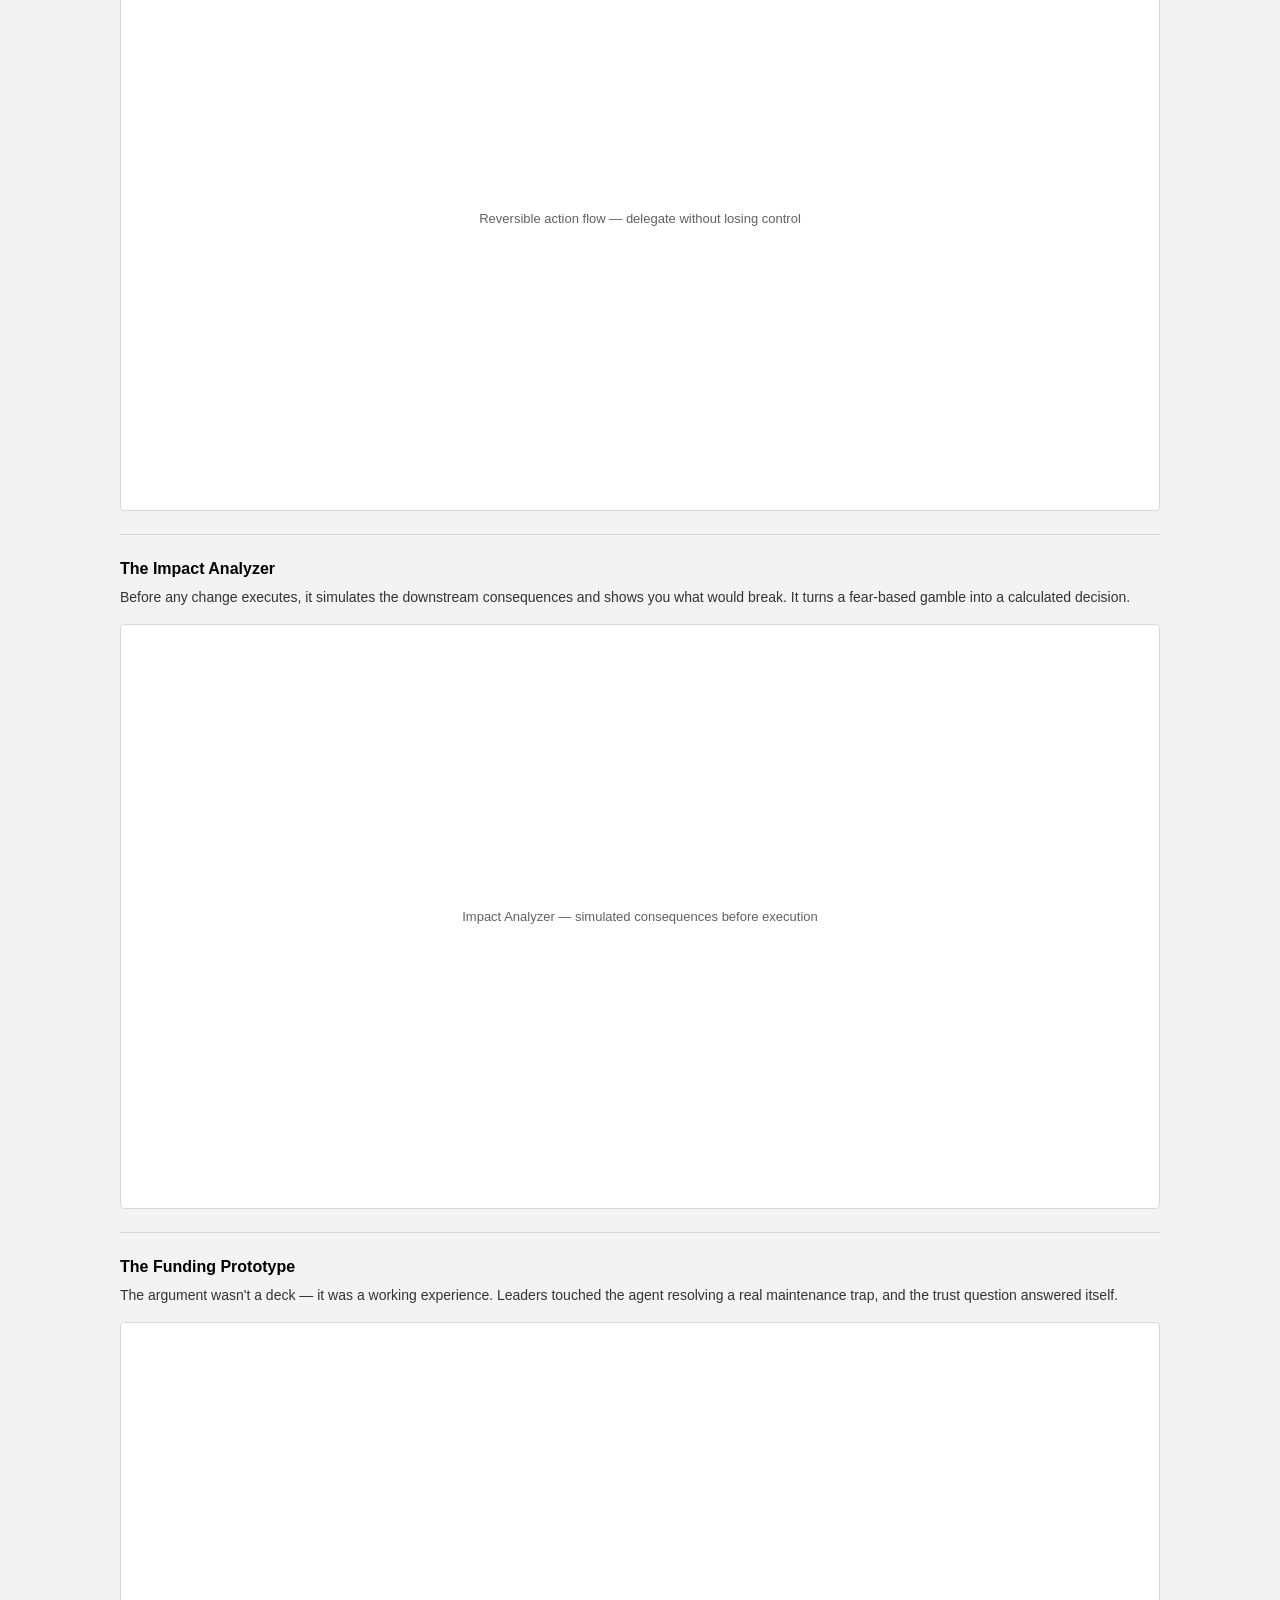
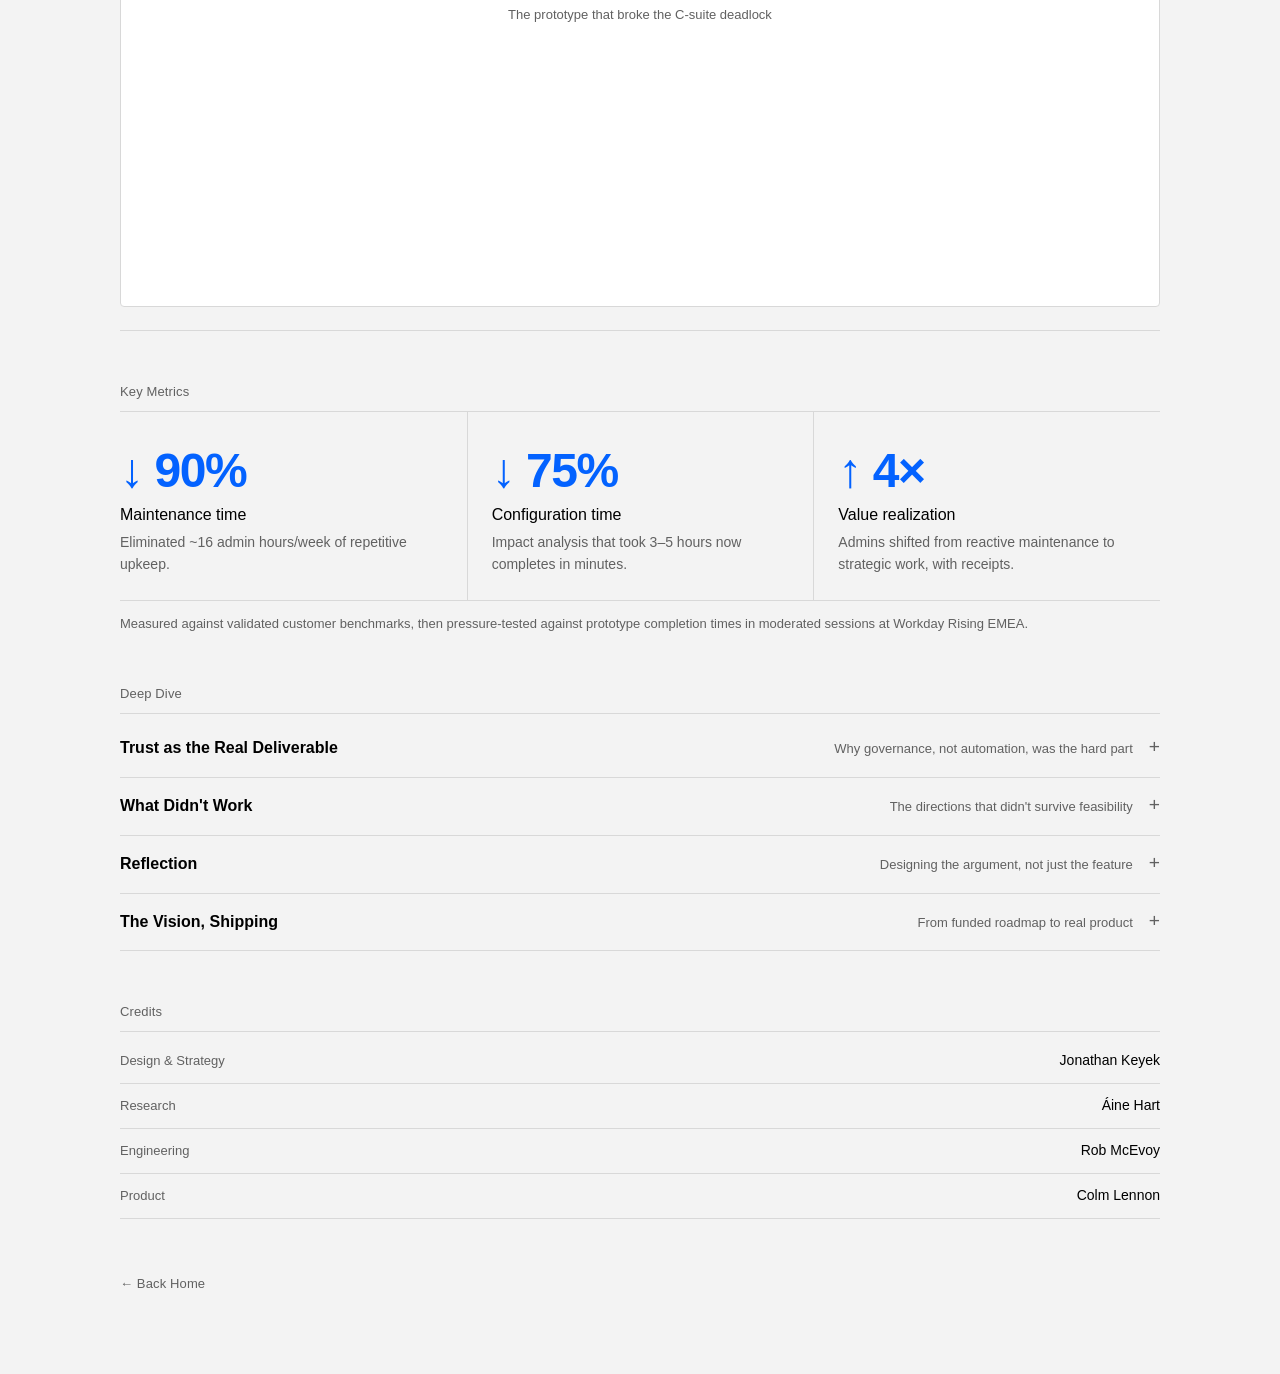
<file: work/maintenance-traps.html>
<!DOCTYPE html>
<html lang="en"><head><meta charset="UTF-8"/><meta name="viewport" content="width=device-width, initial-scale=1"/>
<meta name="color-scheme" content="light"/><script>document.documentElement.className+=' js';</script><title>Resolving Workday's Maintenance Trap with Agentic Experiences — Jonathan Keyek</title><link rel="stylesheet" href="../style.css"/><link rel="icon" type="image/png" href="../logos/jk-logo-black.png"/><link rel="apple-touch-icon" href="../logos/jk-logo-black.png"/></head><body>
<a class="skip-link" href="#main-content">Skip to content</a>
<button id="pause-toggle" data-tooltip="Pause animations" aria-label="Pause animations" aria-pressed="false"><svg class="icon-pause" width="10" height="12" viewBox="0 0 10 12" fill="currentColor" aria-hidden="true"><rect x="0" y="0" width="3.5" height="12" rx="1"/><rect x="5.5" y="0" width="3.5" height="12" rx="1"/></svg><svg class="icon-play" width="10" height="12" viewBox="0 0 10 12" fill="currentColor" aria-hidden="true"><path d="M0 0 L10 6 L0 12 Z"/></svg></button>
<button id="theme-toggle" data-tooltip="Switch to dark mode" aria-label="Switch to dark mode" aria-pressed="false"></button>
<div class="wrap" id="main-content">
  <a class="cs-back" href="../index.html">← Back Home</a>
  <div class="cs-tag" data-reveal>Agentic Experience · AI Governance</div>
  <h1 class="cs-title" data-reveal>Resolving Workday's Maintenance Trap with Agentic Experiences</h1>
  <div class="cs-specs">
      <div data-reveal><div class="cs-spec-label">Client</div><div class="cs-spec-val">Workday</div></div>
      <div data-reveal><div class="cs-spec-label">Year</div><div class="cs-spec-val">2025</div></div>
      <div data-reveal><div class="cs-spec-label">Role</div><div class="cs-spec-val">Principal Product Designer & Strategy Lead</div></div>
      <div data-reveal><div class="cs-spec-label">Outcome</div><div class="cs-spec-val">6 engineering teams funded → now shipping as product</div></div>
  </div>
  <div class="cs-hero-wrap case-thumb-admin" data-reveal>
    <div class="case-thumb-blob-wrap" aria-hidden="true"><div class="case-thumb-blob"></div></div>
    <img class="case-thumb-img" src="../media/Admin-CaseStudyThubnail.png" alt="" aria-hidden="true">
  </div>
  <div class="anchor">
    <div class="anchor-num admin" data-reveal>45 min</div>
    <div class="anchor-label" data-reveal>To Break a C-Suite Deadlock</div>
    <div class="anchor-sub" data-reveal>One agentic prototype turned a stalled governance debate into a funded two-year roadmap — and a shipping product.</div>
  </div>
  <section><h2 data-reveal>TL;DR</h2><div class="tldr">
    <div class="tldr-row" data-reveal><div class="tldr-label">Problem</div><div class="tldr-title">The Maintenance Trap</div><div class="tldr-body">Workday was losing deals to "too expensive," and the fix on the table was to turn more features on by default. Wrong diagnosis. Admins weren't refusing features — they were already drowning in maintenance. Turning more on was pouring water on a drowning person.</div></div>
    <div class="tldr-row" data-reveal><div class="tldr-label">Solution</div><div class="tldr-title">Agentic, with a Glass Box</div><div class="tldr-body">Agents that take on the maintenance while keeping the admin in command. Every action shown, explained, and reversible — the Glass Box pattern makes the agent's reasoning legible the moment it acts.</div></div>
    <div class="tldr-row" data-reveal><div class="tldr-label">Outcome</div><div class="tldr-title">From Deadlock to Product</div><div class="tldr-body">A 45-minute prototype walkthrough broke the stalemate, funded six engineering teams, and made Glass Box the company's governance standard. The vision is now shipping as Workday's Deployment Agent.</div></div>
    <div class="tldr-row" data-reveal><div class="tldr-label">Process</div><div class="tldr-title">What I Actually Did</div><div class="tldr-body"><p><strong>Synthesis in FigJam.</strong> Pulled 51 existing research reports and 17 SME sessions into FigJam — affinity-mapped the findings until the Maintenance Trap framing fell out of the data. The diagnosis came from clustering what was already there, not from a fresh research budget.</p><p><strong>Planning and flows in Figma.</strong> Mapped the admin's reality, the agentic interaction patterns, and the Glass Box approval flow in Figma before any code. This is where supervised autonomy went from a concept to a concrete sequence of states.</p><p><strong>Prototyping in Lovable and Claude Code.</strong> A static mock can't sell an agent that reasons, proposes, and waits — so I built a live-coded, non-deterministic prototype in Lovable and Claude Code. Real interaction, real reasoning surfaced, real undo. The thing leaders touched in the room was running code, not a deck.</p><p><strong>Communicating in Loom.</strong> Kept a globally distributed team aligned async — design in Hawaii, engineering in San Francisco, research in Dublin — with Loom walkthroughs of each prototype iteration. Decisions moved across time zones without waiting on a meeting.</p><p><strong>Validating at Workday Rising EMEA.</strong> Took the live prototype to the floor — laptops for hands-on interaction, structured 45-minute Braindates, booth intercepts. Targeted solo admins without a support bench specifically. That's where the language gap surfaced and every label got rewritten from database-speak ("Business Process Definition") into plain human terms ("3 hiring workflows need attention before your next release").</p></div></div>
  </div></section>
  <section><h2 data-reveal>Key Features</h2>
    <div class="feature" data-reveal><h3>The Glass Box</h3><p>Trust comes from visibility. Before the agent changes anything, it surfaces what it intends to do, why, and how to stop or undo it — turning opaque automation into a legible, accountable action.</p><div class="imgph">Glass Box — agent intent surfaced with intervention controls</div></div>
    <div class="feature" data-reveal><h3>Reversible by Design</h3><p>Every agentic action carries a clear path back. Admins delegate the tedium without surrendering control, because nothing the agent does is a one-way door.</p><div class="imgph">Reversible action flow — delegate without losing control</div></div>
    <div class="feature" data-reveal><h3>The Impact Analyzer</h3><p>Before any change executes, it simulates the downstream consequences and shows you what would break. It turns a fear-based gamble into a calculated decision.</p><div class="imgph">Impact Analyzer — simulated consequences before execution</div></div>
    <div class="feature" data-reveal><h3>The Funding Prototype</h3><p>The argument wasn't a deck — it was a working experience. Leaders touched the agent resolving a real maintenance trap, and the trust question answered itself.</p><div class="imgph">The prototype that broke the C-suite deadlock</div></div>
  </section>
  <section><h2 data-reveal>Key Metrics</h2>
    <div class="metrics">
      <div class="metric-item" data-reveal>
        <div class="anchor-num admin">↓ 90%</div>
        <div class="anchor-label">Maintenance time</div>
        <div class="anchor-sub">Eliminated ~16 admin hours/week of repetitive upkeep.</div>
      </div>
      <div class="metric-item" data-reveal>
        <div class="anchor-num admin">↓ 75%</div>
        <div class="anchor-label">Configuration time</div>
        <div class="anchor-sub">Impact analysis that took 3–5 hours now completes in minutes.</div>
      </div>
      <div class="metric-item" data-reveal>
        <div class="anchor-num admin">↑ 4×</div>
        <div class="anchor-label">Value realization</div>
        <div class="anchor-sub">Admins shifted from reactive maintenance to strategic work, with receipts.</div>
      </div>
    </div>
    <p class="metric-note" data-reveal>Measured against validated customer benchmarks, then pressure-tested against prototype completion times in moderated sessions at Workday Rising EMEA.</p>
  </section>
  <section><h2 data-reveal>Deep Dive</h2><div class="deepdive">
    <details data-reveal><summary>Trust as the Real Deliverable<span class="dd-sub">Why governance, not automation, was the hard part</span></summary><div class="dd-body"><h4>The blocker was trust, not capability</h4><p>The technology could automate maintenance long before leadership would let it. The design problem was making the agent's behavior trustworthy enough to delegate to.</p><h4>Legibility unlocked the budget</h4><p>Once leaders could see exactly what the agent would do and undo, the risk calculus flipped — and the funding followed.</p></div></details>
    <details data-reveal><summary>What Didn't Work<span class="dd-sub">The directions that didn't survive feasibility</span></summary><div class="dd-body"><h4>Goal-Based Configuration died on the table</h4><p>The seductive idea: let admins state a business outcome — "reduce IT tickets 20%" — and have the agent configure the system to get there. It collapsed under technical reality. The gap between that intent and the specific configuration objects required to achieve it was too wide to bridge without the AI guessing. Enterprise software doesn't forgive hallucination. Killing it early saved us from shipping a feature that would've eroded the exact trust we were trying to build.</p><h4>The filtered view was the wrong kind of simple</h4><p>Our first instinct for solo admins was to hide the advanced controls — a stripped-down enterprise tool. The POC phase proved that wrong. They don't need less Workday; they need one built for their reality: one person, high stakes, no support bench. We stopped subtracting and started designing for the actual user. That pivot is what made the agentic direction the right one.</p><h4>The pattern</h4><p>Both were good ideas that didn't survive contact with feasibility. Cutting them wasn't a setback — it was the work. The version that got funded was sharper precisely because these two didn't make it in.</p></div></details>
    <details data-reveal><summary>Reflection<span class="dd-sub">Designing the argument, not just the feature</span></summary><div class="dd-body"><h4>What worked</h4><p>Putting a live prototype in decision-makers' hands beat any amount of slideware. The experience carried the argument.</p><h4>What I'd refine</h4><p>The vision touched Platform, Tech Stack, Sales, Brand, and Design at once — breadth sold it, but created downstream scope that was hard to prioritize. Next time: find the 5–6 highest-leverage levers early and go deep. And bring the Glass Box trust framing to leadership from day one — it was the actual unlock, and it deserved the spotlight sooner.</p></div></details>
    <details data-reveal><summary>The Vision, Shipping<span class="dd-sub">From funded roadmap to real product</span></summary><div class="dd-body"><h4>Strategy → prototype → mandate → shipped</h4><p>The work didn't stop at a funded roadmap. The agentic vision is now a real product: Workday's Deployment Agent, built to make the maintenance-trap relief an admin can actually buy.</p></div></details>
  </div></section>
  <section><h2 data-reveal>Credits</h2><div class="credits">
    <div class="credit-row" data-reveal><div class="credit-label">Design & Strategy</div><div class="credit-name">Jonathan Keyek</div></div>
    <div class="credit-row" data-reveal><div class="credit-label">Research</div><div class="credit-name">Áine Hart</div></div>
    <div class="credit-row" data-reveal><div class="credit-label">Engineering</div><div class="credit-name">Rob McEvoy</div></div>
    <div class="credit-row" data-reveal><div class="credit-label">Product</div><div class="credit-name">Colm Lennon</div></div>
  </div></section>
  <footer data-reveal><a class="cs-back" href="../index.html">← Back Home</a></footer>
</div>
<script src="../shared.js"></script>
</body></html>
</file>
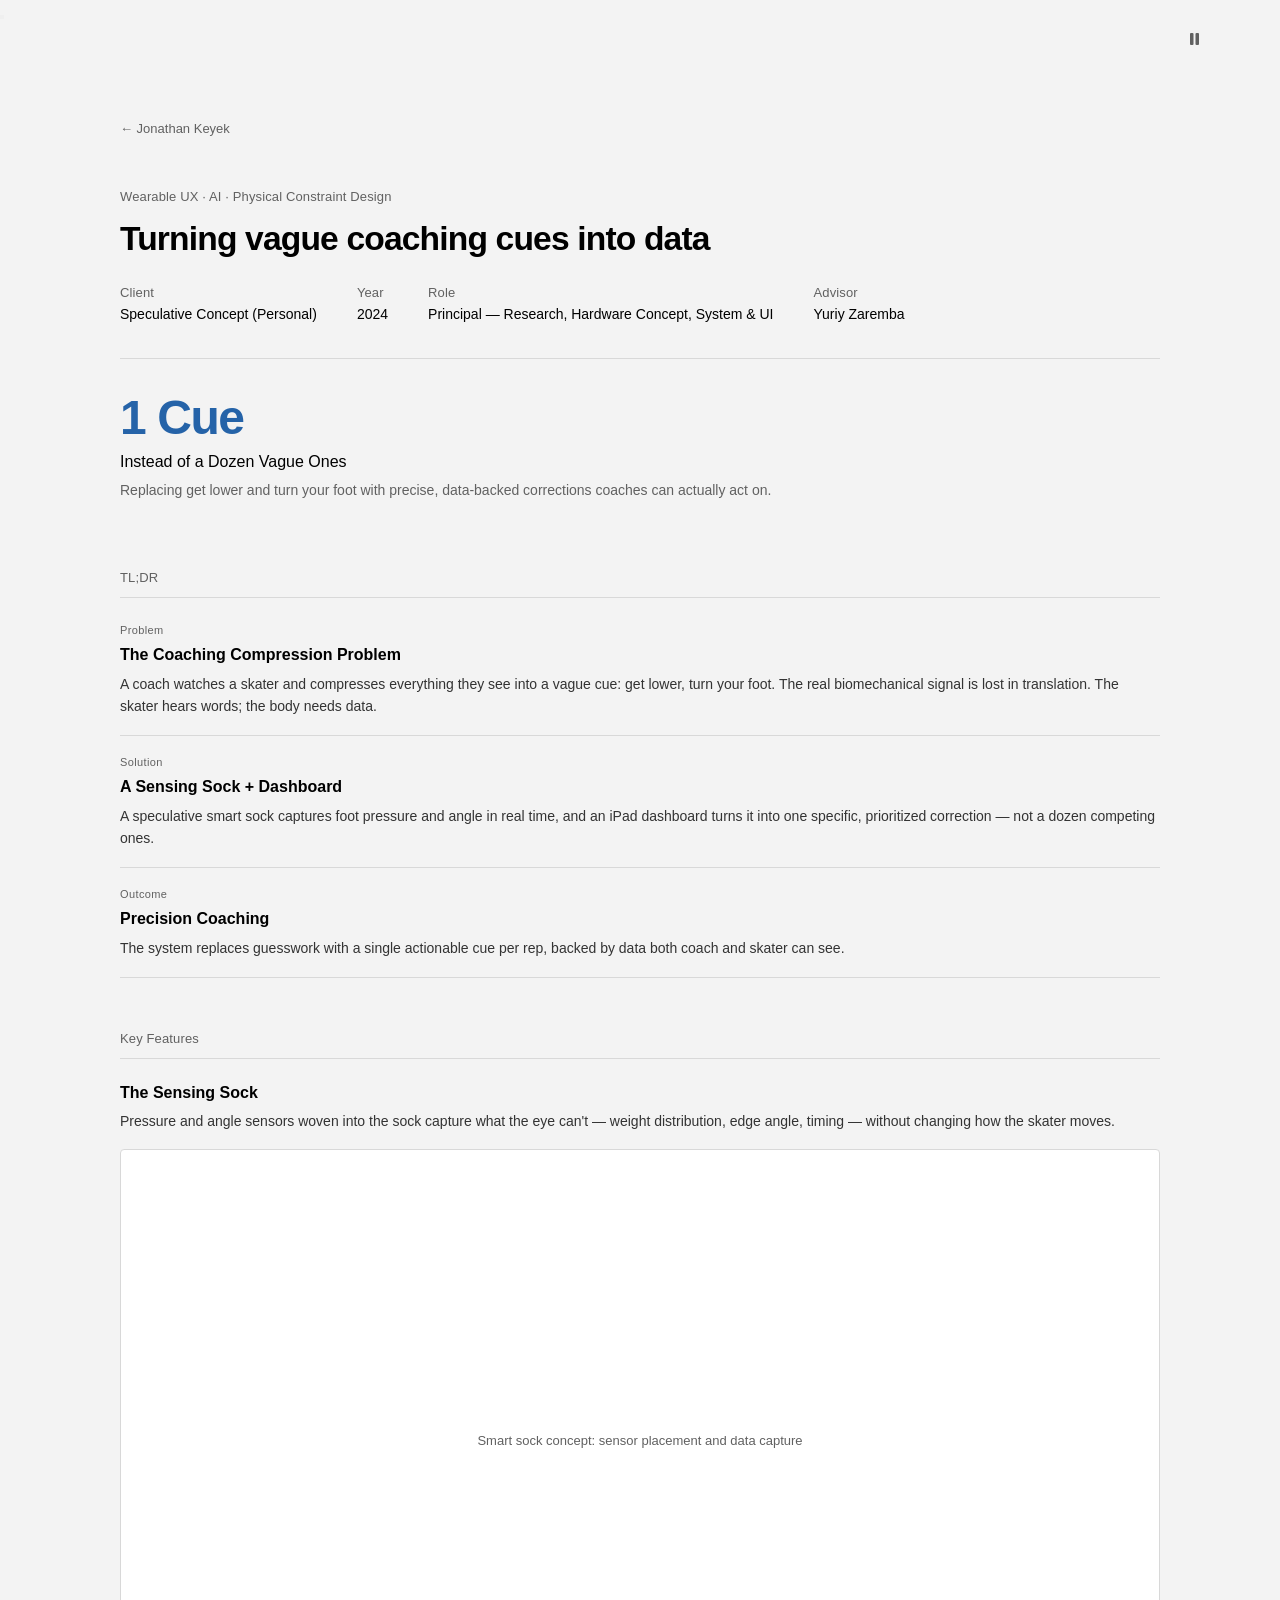
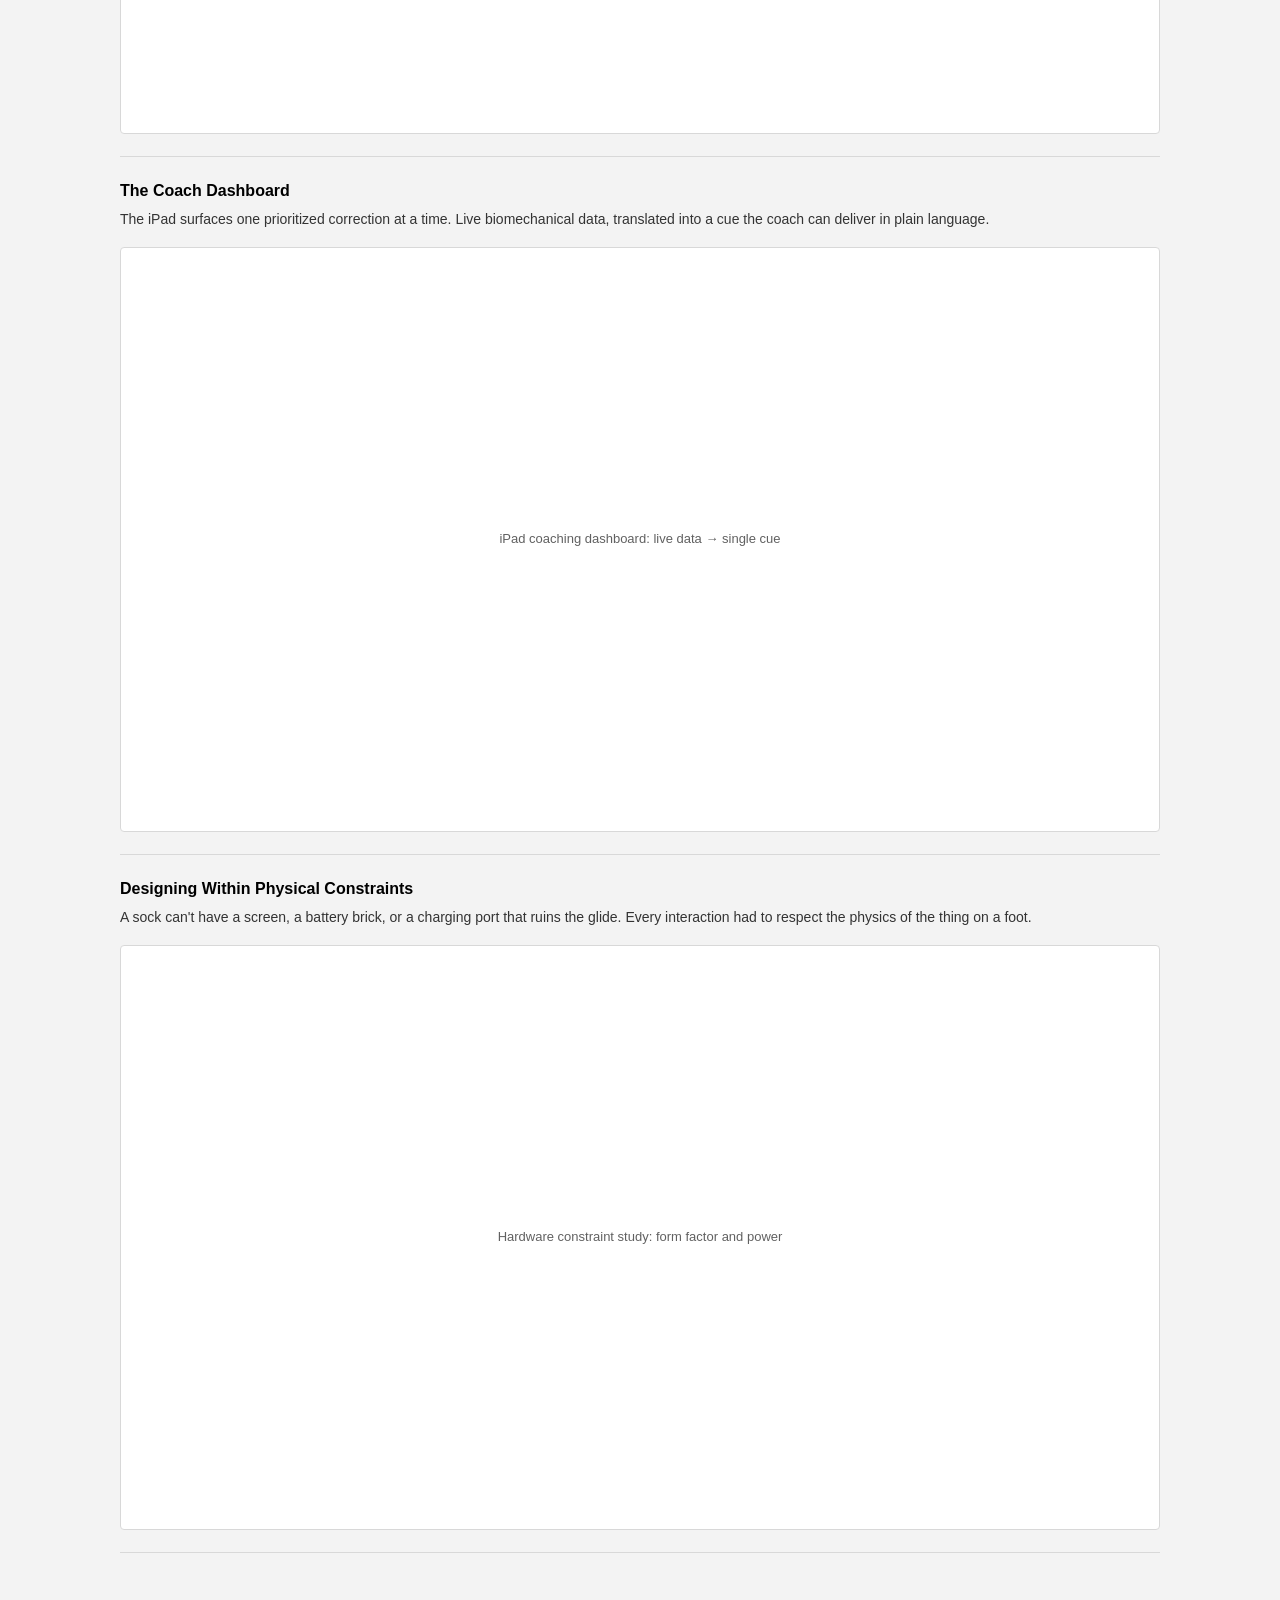
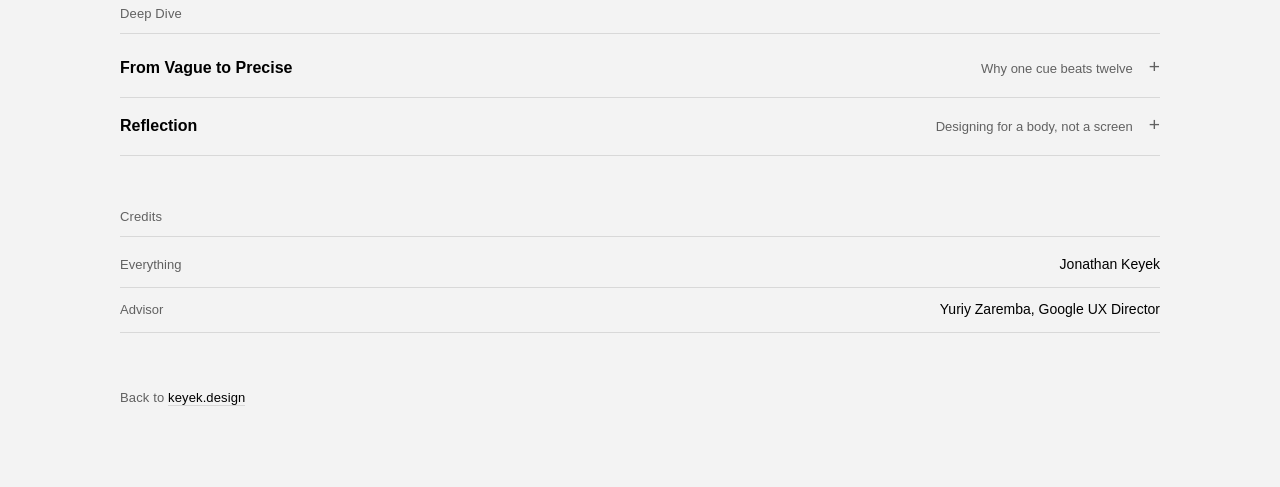
<file: work/smart-socks.html>
<!DOCTYPE html>
<html lang="en"><head><meta charset="UTF-8"/><meta name="viewport" content="width=device-width, initial-scale=1"/>
<meta name="color-scheme" content="light"/><script>document.documentElement.className+=' js';</script><title>Turning vague coaching cues into data — Jonathan Keyek</title><link rel="stylesheet" href="../style.css"/><link rel="icon" type="image/png" href="../logos/jk-logo-black.png"/><link rel="apple-touch-icon" href="../logos/jk-logo-black.png"/></head><body>
<a class="skip-link" href="#main-content">Skip to content</a>
<button id="pause-toggle" data-tooltip="Pause animations" aria-label="Pause animations" aria-pressed="false"><svg class="icon-pause" width="10" height="12" viewBox="0 0 10 12" fill="currentColor" aria-hidden="true"><rect x="0" y="0" width="3.5" height="12" rx="1"/><rect x="5.5" y="0" width="3.5" height="12" rx="1"/></svg><svg class="icon-play" width="10" height="12" viewBox="0 0 10 12" fill="currentColor" aria-hidden="true"><path d="M0 0 L10 6 L0 12 Z"/></svg></button>
<button id="theme-toggle" data-tooltip="Switch to dark mode" aria-label="Switch to dark mode" aria-pressed="false"></button>
<div class="wrap" id="main-content">
  <a class="cs-back" href="../index.html">← Jonathan Keyek</a>
  <div class="cs-tag" data-reveal>Wearable UX · AI · Physical Constraint Design</div>
  <h1 class="cs-title" data-reveal>Turning vague coaching cues into data</h1>
  <div class="cs-specs">
      <div data-reveal><div class="cs-spec-label">Client</div><div class="cs-spec-val">Speculative Concept (Personal)</div></div>
      <div data-reveal><div class="cs-spec-label">Year</div><div class="cs-spec-val">2024</div></div>
      <div data-reveal><div class="cs-spec-label">Role</div><div class="cs-spec-val">Principal — Research, Hardware Concept, System & UI</div></div>
      <div data-reveal><div class="cs-spec-label">Advisor</div><div class="cs-spec-val">Yuriy Zaremba</div></div>
  </div>
  <div class="anchor">
    <div class="anchor-num blue" data-reveal>1 Cue</div>
    <div class="anchor-label" data-reveal>Instead of a Dozen Vague Ones</div>
    <div class="anchor-sub" data-reveal>Replacing get lower and turn your foot with precise, data-backed corrections coaches can actually act on.</div>
  </div>
  <section><h2 data-reveal>TL;DR</h2><div class="tldr">
    <div class="tldr-row" data-reveal><div class="tldr-label">Problem</div><div class="tldr-title">The Coaching Compression Problem</div><div class="tldr-body">A coach watches a skater and compresses everything they see into a vague cue: get lower, turn your foot. The real biomechanical signal is lost in translation. The skater hears words; the body needs data.</div></div>
    <div class="tldr-row" data-reveal><div class="tldr-label">Solution</div><div class="tldr-title">A Sensing Sock + Dashboard</div><div class="tldr-body">A speculative smart sock captures foot pressure and angle in real time, and an iPad dashboard turns it into one specific, prioritized correction — not a dozen competing ones.</div></div>
    <div class="tldr-row" data-reveal><div class="tldr-label">Outcome</div><div class="tldr-title">Precision Coaching</div><div class="tldr-body">The system replaces guesswork with a single actionable cue per rep, backed by data both coach and skater can see.</div></div>
  </div></section>
  <section><h2 data-reveal>Key Features</h2>
    <div class="feature" data-reveal><h3>The Sensing Sock</h3><p>Pressure and angle sensors woven into the sock capture what the eye can't — weight distribution, edge angle, timing — without changing how the skater moves.</p><div class="imgph">Smart sock concept: sensor placement and data capture</div></div>
    <div class="feature" data-reveal><h3>The Coach Dashboard</h3><p>The iPad surfaces one prioritized correction at a time. Live biomechanical data, translated into a cue the coach can deliver in plain language.</p><div class="imgph">iPad coaching dashboard: live data → single cue</div></div>
    <div class="feature" data-reveal><h3>Designing Within Physical Constraints</h3><p>A sock can't have a screen, a battery brick, or a charging port that ruins the glide. Every interaction had to respect the physics of the thing on a foot.</p><div class="imgph">Hardware constraint study: form factor and power</div></div>
  </section>
  <section><h2 data-reveal>Deep Dive</h2><div class="deepdive">
    <details data-reveal><summary>From Vague to Precise<span class="dd-sub">Why one cue beats twelve</span></summary><div class="dd-body"><h4>Cognitive load on the ice</h4><p>A skater mid-rep can act on one thing. The dashboard's job is to choose the highest-leverage correction and suppress the rest.</p><h4>Validation</h4><p>Reviewed by Yuriy Zaremba, a Google UX Director.</p></div></details>
    <details data-reveal><summary>Reflection<span class="dd-sub">Designing for a body, not a screen</span></summary><div class="dd-body"><h4>What worked</h4><p>Letting the physical constraint drive the interaction model instead of bolting an app onto hardware.</p><h4>What I'd refine</h4><p>Real athlete testing — the model is sound, but ice time would sharpen the cue-prioritization logic.</p></div></details>
  </div></section>
  <section><h2 data-reveal>Credits</h2><div class="credits">
    <div class="credit-row" data-reveal><div class="credit-label">Everything</div><div class="credit-name">Jonathan Keyek</div></div>
    <div class="credit-row" data-reveal><div class="credit-label">Advisor</div><div class="credit-name">Yuriy Zaremba, Google UX Director</div></div>
  </div></section>
  <footer data-reveal>Back to <a href="../index.html">keyek.design</a></footer>
</div>
<script src="../shared.js"></script>
</body></html>
</file>
<file: style.css>
/* ===== Jonathan Keyek — shared site styles ===== */
:root {
  color-scheme: light;
  --bg: #f3f3f3;
  --ink: #000000;
  --ink-soft: #333333;
  --section-gap: 3.25rem;
  --muted: #616161;
  --rule: #d8d8d8;
  --link-ul: #d8d8d8;
  --card: #ffffff;
  --green: #1f7a4d;  /* revenue generated — 4.79:1 on --bg */
  --blue:  #2563a8;  /* capability built / 0→1 — 5.52:1 on --bg */
  --red:   #b5482f;  /* money saved by killing early — 4.81:1 on --bg */
  --agents: #9837F6; /* case accent — 4.5:1 on --bg */
  --admin:  #0362FF; /* case accent — 4.5:1 on --bg */
  --design: #008212; /* case accent — 4.51:1 on --bg */
  --maxw: 1120px;
  --maxw-wide: 1120px;

  /* Type scale — every font-size in the site resolves to one of these */
  --text-2xs: .6875rem;  /* 11px — eyebrow labels, tags */
  --text-xs:  .8125rem;  /* 13px — small supporting text */
  --text-sm:  .875rem;   /* 14px — secondary body */
  --text-base: .9375rem; /* 15px — running body copy */
  --text-md:  1rem;      /* 16px — titles, emphasized labels */
  --text-lg:  1.0625rem; /* 17px — card titles */
  --text-xl:  1.1875rem; /* 19px — pull quotes */
  --text-display: clamp(1.7rem, 6vw, 2.1rem); /* h1 / page title */
  --text-hero: clamp(2.2rem, 9vw, 3rem);      /* anchor metric numbers */
}
* { box-sizing: border-box; margin: 0; padding: 0; }
html { -webkit-font-smoothing: antialiased; text-rendering: optimizeLegibility; background: var(--bg); color: var(--ink); }
body {
  background: transparent !important;
  color: var(--ink) !important;
  font-family: -apple-system, "SF Pro Text", "SF Pro Display", BlinkMacSystemFont, "Helvetica Neue", Helvetica, Arial, sans-serif;
  font-size: var(--text-base);
  line-height: 1.55;
  padding: 0;
}
.wrap, .wrap-wide {
  padding: clamp(2.5rem, 8vw, 6rem) clamp(20px, 4vw, 40px) 5rem;
  display: flex;
  flex-direction: column;
}
.wrap { max-width: 1120px; margin: 0 auto; }
.wrap-wide { max-width: 1120px; margin: 0 auto; }

a {
  color: var(--ink) !important;
  text-decoration: none;
  background-image: linear-gradient(currentColor, currentColor), linear-gradient(var(--link-ul), var(--link-ul));
  background-size: 0% 1px, 100% 1px;
  background-position: left bottom, left bottom;
  background-repeat: no-repeat, no-repeat;
  padding-bottom: 1px;
  transition: background-size .35s cubic-bezier(0.4, 0, 0.2, 1);
}
a:hover { background-size: 100% 1px, 100% 1px; }
a.plain { background: none; padding-bottom: 0; transition: opacity .15s; }
a.plain:hover { opacity: .5; }

h1 { font-size: clamp(2.8rem, 10vw, 3.4rem); font-weight: 700; letter-spacing: -0.025em; line-height: 1.1; }
.role { color: var(--muted) !important; font-size: var(--text-xs); font-weight: 500; letter-spacing: .01em; line-height: 1.4; margin-top: .2rem; }

section { margin-top: var(--section-gap); }
h2 {
  font-size: var(--text-xs); font-weight: 500; letter-spacing: .01em; line-height: 1.4;
  color: var(--muted) !important; padding-bottom: .6rem; margin-bottom: 0; border-bottom: 1px solid var(--rule);
}

/* List rows */
.row { display: flex; justify-content: space-between; align-items: baseline; gap: 1.5rem; padding: .7rem 0; border-bottom: 1px solid var(--rule); }
.row:not(.linked):not(.exp-row):last-child { border-bottom: none; }
.more-inner .rowlink:last-child .row { border-bottom: none; }
.rowlink:has(+ .more-wrap:not(.open)) .row { border-bottom: none; }
.row-left { flex: 1; min-width: 0; }
.contact-label { display: inline-flex; align-items: center; gap: 8px; }
.row.contact-row { align-items: center; }
.row.contact-row .row-left { display: flex; align-items: center; }
.contact-icon { color: var(--ink); flex-shrink: 0; }
.contact-rowlink { display: block; background: none; padding-bottom: 0; border-bottom: 1px solid var(--rule); }
.contact-rowlink:last-child { border-bottom: none; }
.contact-rowlink .row.contact-row { border-bottom: none !important; }
.contact-rowlink .row-right {
  color: var(--ink) !important;
  display: inline-flex; align-items: center;
  background-image: linear-gradient(currentColor, currentColor), linear-gradient(var(--link-ul), var(--link-ul));
  background-size: 0% 1px, 100% 1px;
  background-position: left bottom, left bottom;
  background-repeat: no-repeat, no-repeat;
  padding-bottom: 1px;
  transition: background-size .35s cubic-bezier(0.4, 0, 0.2, 1);
}
.contact-rowlink:hover .row-right { background-size: 100% 1px, 100% 1px; }
.contact-icon-dark { display: none; }
html.dark .contact-icon-light { display: none; }
html.dark .contact-icon-dark { display: block; }
.row-right { flex-shrink: 0; color: var(--muted) !important; font-size: var(--text-xs); white-space: nowrap; }
.title-line { display: inline-flex; align-items: center; gap: 6px; }
.company-logo { width: 20px; height: 20px; border-radius: 5px; object-fit: cover; flex-shrink: 0; opacity: .8; }
.item-title { font-weight: 500; font-size: var(--text-md); color: var(--ink) !important; }
.item-sub { color: var(--muted) !important; font-size: var(--text-sm); display: block; margin-top: .1rem; }
.row.linked .row-left .item-title,
.wip-content .item-title {
  background-image: linear-gradient(currentColor, currentColor);
  background-size: 0% 1.5px;
  background-position: left bottom;
  background-repeat: no-repeat;
  padding-bottom: 1px;
  transition: background-size .35s cubic-bezier(0.4, 0, 0.2, 1);
}
.row.linked:hover .row-left .item-title,
.wip-content:hover .item-title { background-size: 100% 1.5px; }
.row.linked .row-left .item-title::after,
.wip-content .item-title::after {
  content: ""; margin-left: 8px;
  display: inline-block; width: 14px; height: 14px; vertical-align: middle;
  background-color: currentColor;
  -webkit-mask-image: url("data:image/svg+xml,%3Csvg%20xmlns='http://www.w3.org/2000/svg'%20width='24'%20height='24'%20viewBox='0%200%2024%2024'%20fill='none'%20stroke='white'%20stroke-width='2'%20stroke-linecap='round'%20stroke-linejoin='round'%3E%3Cline%20x1='5'%20y1='12'%20x2='19'%20y2='12'%3E%3C/line%3E%3Cpolyline%20points='12%205%2019%2012%2012%2019'%3E%3C/polyline%3E%3C/svg%3E");
  mask-image: url("data:image/svg+xml,%3Csvg%20xmlns='http://www.w3.org/2000/svg'%20width='24'%20height='24'%20viewBox='0%200%2024%2024'%20fill='none'%20stroke='white'%20stroke-width='2'%20stroke-linecap='round'%20stroke-linejoin='round'%3E%3Cline%20x1='5'%20y1='12'%20x2='19'%20y2='12'%3E%3C/line%3E%3Cpolyline%20points='12%205%2019%2012%2012%2019'%3E%3C/polyline%3E%3C/svg%3E");
  -webkit-mask-repeat: no-repeat; mask-repeat: no-repeat;
  -webkit-mask-size: contain; mask-size: contain;
  -webkit-mask-position: center; mask-position: center;
  opacity: 0; transform: translateX(-5px);
  transition: opacity .2s cubic-bezier(0.4, 0, 0.2, 1), transform .2s cubic-bezier(0.4, 0, 0.2, 1);
}
.row.linked:hover .row-left .item-title::after,
.wip-content:hover .item-title::after { opacity: 1; transform: translateX(0); }
a.rowlink { display: block; background: none; padding-bottom: 0; }
.company-name {
  background-image: linear-gradient(currentColor, currentColor), linear-gradient(var(--link-ul), var(--link-ul));
  background-size: 0% 1px, 100% 1px;
  background-position: left bottom, left bottom;
  background-repeat: no-repeat, no-repeat;
  padding-bottom: 1px;
  transition: background-size .35s cubic-bezier(0.4, 0, 0.2, 1);
}
.exp-rowlink:hover .company-name { background-size: 100% 1px, 100% 1px; }
.exp-rowlink:last-child .row { border-bottom: none; }

/* Stack chips */
.stack { display: flex; flex-wrap: wrap; gap: .4rem; padding-top: .85rem; }
.chip { font-size: var(--text-xs); padding: .2rem .6rem; border: 1px solid var(--rule); border-radius: 100px; color: var(--ink) !important; background: #f3f3f3; }

/* Stack logos with real images */
.logos { display: flex; flex-wrap: wrap; gap: 1rem; padding-top: 1rem; align-items: center; }
.logo { display: inline-flex; background: none; padding-bottom: 0; }
.logo:hover { opacity: 1; }
.logo-img {
  width: 44px; height: 44px; border: 1px solid var(--rule); border-radius: 12px;
  background: #fff; padding: 0; object-fit: contain; transition: transform .15s, border-color .15s;
}
.logo:hover .logo-img { transform: translateY(-2px); border-color: #bbb; }

.intro p { font-size: var(--text-base); line-height: 1.6; margin-bottom: 1rem; max-width: none; color: var(--ink) !important; }
.intro p:last-child { margin-bottom: 0; }
.intro-em { color: var(--ink) !important; font-weight: 600; }
html.dark .intro-em { color: #fff !important; }

footer { margin-top: 3.5rem; color: var(--muted) !important; font-size: var(--text-xs); font-weight: 500; letter-spacing: .01em; line-height: 1.4; }

/* Avatar */
.avatar-wrap { position: relative; display: inline-block; }
.identity { display: flex; flex-direction: column; align-items: flex-start; gap: var(--section-gap); margin-bottom: 2rem; }
.identity-text { min-width: 0; }
.avatar { position: relative; z-index: 1; width: 80px; height: 80px; display: block; }
.avatar-flyout { position: absolute; top: 0; left: 0; width: 80px; height: 80px; z-index: 0; pointer-events: none; }
.flyout-dot {
  position: absolute; top: 50%; left: 50%;
  width: 40px; height: 40px; border-radius: 50%;
  display: flex; align-items: center; justify-content: center;
  font-size: 18px; line-height: 1; overflow: hidden;
  opacity: 0; transform: translate(-50%, -50%) scale(.3);
  transition: transform .35s cubic-bezier(0.34, 1.56, 0.64, 1), opacity .25s ease;
}
.flyout-dot.emoji-lg { font-size: 23px; }
.flyout-dot img { width: 76%; height: 76%; object-fit: contain; }
.flyout-dot img.logo-family { width: 62%; height: 62%; }
@media (hover: hover) and (pointer: fine) {
  .avatar-wrap:hover .flyout-dot { opacity: 1; }
  .avatar-wrap:hover .flyout-dot:nth-child(1) { transform: translate(calc(-50% + 76px), -50%) scale(1); transition-delay: 0ms; }
  .avatar-wrap:hover .flyout-dot:nth-child(2) { transform: translate(calc(-50% + 122px), -50%) scale(1); transition-delay: 35ms; }
  .avatar-wrap:hover .flyout-dot:nth-child(3) { transform: translate(calc(-50% + 168px), -50%) scale(1); transition-delay: 70ms; }
  .avatar-wrap:hover .flyout-dot:nth-child(4) { transform: translate(calc(-50% + 214px), -50%) scale(1); transition-delay: 105ms; }
  .avatar-wrap:hover .flyout-dot:nth-child(5) { transform: translate(calc(-50% + 260px), -50%) scale(1); transition-delay: 140ms; }
  .avatar-wrap:hover .flyout-dot:nth-child(6) { transform: translate(calc(-50% + 306px), -50%) scale(1); transition-delay: 175ms; }
}

/* ===== Case study page — same restrained type as home ===== */
.cs-back {
  font-size: var(--text-xs); color: var(--muted) !important; display: inline-block; align-self: flex-start; margin-bottom: 3rem;
  background-image: linear-gradient(currentColor, currentColor);
  background-size: 0% 1px;
  background-position: left bottom;
  background-repeat: no-repeat;
  padding-bottom: 1px;
  transition: background-size .35s cubic-bezier(0.4, 0, 0.2, 1), color .35s cubic-bezier(0.4, 0, 0.2, 1);
}
.cs-back:hover { background-size: 100% 1px; color: var(--ink) !important; }
footer .cs-back { margin-bottom: 0; }
footer:has(.footer-logo) { display: flex; align-items: center; gap: 8px; }
.footer-logo { width: 20px; height: 20px; margin: 0 4px 0 2px; border-radius: 5px; flex-shrink: 0; } /* centered in a 24px slot, like the contact icons */
html.dark .footer-logo { filter: invert(1); }
.cs-tag { font-size: var(--text-xs); font-weight: 500; letter-spacing: .01em; line-height: 1.4; color: var(--muted); margin-bottom: .9rem; }
.cs-title { font-size: var(--text-display); font-weight: 600; letter-spacing: -0.025em; line-height: 1.1; }
.cs-specs { display: flex; flex-wrap: wrap; gap: 1.6rem 2.5rem; margin-top: 1.6rem; padding-bottom: 1.6rem; }
/* Case study hero — 80vw blob container, always in static hover state */
.cs-hero-wrap {
  position: relative;
  width: 100vw;
  aspect-ratio: 16 / 10;
  margin-left: calc(50% - 50vw);
  margin-top: 1.5rem;
  overflow: hidden;
  display: flex;
  align-items: center;
  justify-content: center;
  background: rgba(0, 0, 0, 0.04);
}

/* Blob always fully visible — no transitions, no rotation animation */
.cs-hero-wrap .case-thumb-blob-wrap {
  opacity: 1;
  transform: scale(1) rotate(0deg);
  transition: none;
}

.cs-hero-wrap .case-thumb-blob {
  animation: none;
}

/* Image with 40px breathing room top and bottom */
.cs-hero-wrap .case-thumb-img {
  max-height: calc(100% - 80px);
  max-width: min(80vw, 1920px);
  transform: none !important;
  filter: drop-shadow(0 4px 8px rgba(0, 0, 0, 0.12))
          drop-shadow(0 20px 48px rgba(0, 0, 0, 0.24));
}
.cs-spec-label { font-size: var(--text-xs); font-weight: 500; letter-spacing: .01em; line-height: 1.4; color: var(--muted); }
.cs-spec-val { font-size: var(--text-sm); margin-top: .15rem; }

/* Anchor metric — quiet, inline, no card or oversized color number */
.anchor { padding: 2.2rem 0 1rem; border-top: 1px solid var(--rule); margin-top: .4rem; }
.cs-hero-wrap + .anchor { border-top: none; margin-top: 3rem; }
.anchor-num { font-size: var(--text-hero); font-weight: 600; letter-spacing: -0.03em; line-height: 1; }
.anchor-num.green { color: var(--green); }
.anchor-num.blue { color: var(--blue); }
.anchor-num.red { color: var(--red); }
.anchor-num.agents { color: var(--agents); }
.anchor-num.admin  { color: var(--admin); }
.anchor-num.design { color: var(--design); }
.anchor-label { font-size: var(--text-md); font-weight: 500; margin-top: .5rem; }
.anchor-sub { color: var(--muted) !important; font-size: var(--text-sm); margin-top: .3rem; max-width: none; }
.metrics { display: grid; grid-template-columns: repeat(3, 1fr); border-bottom: 1px solid var(--rule); }
.metric-item { padding: 2.2rem 1.5rem 1.5rem 0; }
.metric-item + .metric-item { padding-left: 1.5rem; border-left: 1px solid var(--rule); }

/* TL;DR — same row rhythm as home, no cards */
.tldr { margin-top: .4rem; }
.tldr-row { padding: 1.1rem 0; border-bottom: 1px solid var(--rule); }
.tldr-label { font-size: var(--text-2xs); letter-spacing: .035em; color: var(--muted); }
.tldr-title { font-size: var(--text-md); font-weight: 600; margin: .25rem 0 .4rem; }
.tldr-body { font-size: var(--text-sm); color: var(--ink-soft) !important; line-height: 1.55; max-width: none; }
.tldr-body p + p { margin-top: .7rem; }
.metric-note { font-size: var(--text-xs); color: var(--muted); line-height: 1.5; margin-top: .8rem; }

/* Image slot — hairline frame, not a striped placeholder block */
.imgph {
  border: 1px solid var(--rule); border-radius: 4px; aspect-ratio: 16/9;
  display: flex; align-items: center; justify-content: center; text-align: center;
  color: var(--muted); font-size: var(--text-xs); padding: 1rem; margin: 1rem 0 0; background: #fff;
}
.feature { padding: 1.4rem 0; border-bottom: 1px solid var(--rule); }
.feature h3 { font-size: var(--text-md); font-weight: 600; margin-bottom: .3rem; }
.feature p { font-size: var(--text-sm); color: var(--ink-soft) !important; line-height: 1.55; max-width: none; }

.deepdive { margin-top: .4rem; }
details { border-bottom: 1px solid var(--rule); }
details summary {
  cursor: pointer; list-style: none; padding: 1rem 0; font-weight: 600; font-size: var(--text-md);
  display: grid; grid-template-columns: 1fr auto auto; align-items: baseline; gap: 1rem;
  transition: color .2s cubic-bezier(0.4, 0, 0.2, 1);
}
details summary:hover { color: var(--ink); }
details summary::-webkit-details-marker { display: none; }
details summary::after {
  content: "+"; color: var(--muted); font-weight: 400; font-size: 1.2rem; line-height: 1; flex-shrink: 0;
  display: inline-block;
  transition: transform .35s cubic-bezier(0.4, 0, 0.2, 1), color .2s cubic-bezier(0.4, 0, 0.2, 1);
}
details summary:hover::after { color: var(--ink); }
details[open] summary::after { transform: rotate(45deg); }
details[data-closing] summary::after { transform: rotate(0deg); }
.dd-sub { font-size: var(--text-xs); color: var(--muted); font-weight: 400; transition: opacity .2s; }
details[open] .dd-sub { opacity: 0; }
details[data-closing] .dd-sub { opacity: 1; }
.dd-body {
  display: grid;
  grid-template-rows: 0fr;
  overflow: hidden;
  transition: grid-template-rows .4s cubic-bezier(0.4, 0, 0.2, 1);
}
details[open] .dd-body { grid-template-rows: 1fr; }
details[data-closing] .dd-body { grid-template-rows: 0fr; }
.dd-body > div { min-height: 0; padding: 0 0 1.4rem; font-size: var(--text-sm); color: var(--ink-soft) !important; line-height: 1.6; }
.dd-body h4 { font-size: var(--text-sm); margin: 1rem 0 .3rem; color: var(--ink); font-weight: 600; }
.dd-body p { margin-bottom: .8rem; max-width: none; }

/* Quote — restrained, no green block; a simple ruled pull-quote */
.quote { border-top: 1px solid var(--rule); padding: 1.6rem 0 1.6rem; margin-top: .4rem; }
.quote p { font-size: var(--text-xl); line-height: 1.4; color: var(--ink) !important; font-weight: 500; max-width: none; }
.quote .attr { font-size: var(--text-xs); color: var(--muted) !important; margin-top: .8rem; }

.credits { margin-top: .4rem; }
.credit-row { display: flex; justify-content: space-between; align-items: baseline; gap: 1.5rem; padding: .7rem 0; border-bottom: 1px solid var(--rule); }
.credit-label { font-size: var(--text-xs); color: var(--muted) !important; }
.credit-name { font-size: var(--text-sm); text-align: right; }

@media (max-width: 480px) {
  .row { flex-direction: column; gap: .1rem; }
  .row.contact-row { flex-direction: row; align-items: center; }
  .row-right { font-size: var(--text-xs); padding-top: 8px; }
  .row.contact-row .row-right { padding-top: 0; }
  .cs-specs { gap: 1.1rem 1.6rem; }
}

/* Cascade reveal */
/* Movement and refraction run as two animations so the glass effect can
   outlast the (front-loaded) rise: the blur clears and a red/blue split
   collapses gradually while the text is still settling. Native filter
   functions only, so it stays on the GPU. */
@keyframes fadeUp {
  from { opacity: 0; transform: translateY(14px); }
  to   { opacity: 1; transform: translateY(0); }
}
@keyframes refractIn {
  0%   { filter: blur(8px) drop-shadow(-8px 0 0 rgb(255 40 90 / .55)) drop-shadow(8px 0 0 rgb(40 120 255 / .55)); }
  45%  { filter: blur(3px) drop-shadow(-4px 0 0 rgb(255 40 90 / .32)) drop-shadow(4px 0 0 rgb(40 120 255 / .32)); }
  100% { filter: none; }
}
/* Same refraction for the avatar during the theme switch. It's lifted out of
   the ripple so its morph keeps running, which means it's visible before the
   ripple arrives: start sharp and ramp into the blur over the first ~10%
   instead of holding it blurred. Keep the tail in step with refractIn. */
@keyframes refractInAvatar {
  0%   { filter: none; }
  10%  { filter: blur(8px) drop-shadow(-8px 0 0 rgb(255 40 90 / .55)) drop-shadow(8px 0 0 rgb(40 120 255 / .55)); }
  45%  { filter: blur(3px) drop-shadow(-4px 0 0 rgb(255 40 90 / .32)) drop-shadow(4px 0 0 rgb(40 120 255 / .32)); }
  100% { filter: none; }
}
.reveal {
  opacity: 0;
  /* "both": the first keyframe (transparent, blurred, split) holds through the
     stagger delay, so text can never show plain before its animation starts */
  animation: fadeUp 560ms cubic-bezier(0.22,1,0.36,1) both,
             refractIn 800ms cubic-bezier(0.3,0,0.3,1) both;
}
.reveal.reveal-lite { animation: fadeUp 400ms cubic-bezier(0.22,1,0.36,1) both; }
/* Contact dividers sit on the wrapping link: hidden until their row reveals */
html.js .contact-rowlink:not(.reveal-border) { border-bottom-color: transparent; }
.contact-rowlink.reveal-border { animation: borderIn 500ms ease-out both; }
@keyframes borderIn { from { border-bottom-color: transparent; } }
html.js [data-reveal] { opacity: 0; }

/* ===== Thumbnail GIF animations ===== */
@keyframes th-node-pulse { 0%,100%{opacity:.85} 50%{opacity:.3} }
@keyframes th-line-draw  { 0%,10%{stroke-dashoffset:1;opacity:0} 35%,65%{stroke-dashoffset:0;opacity:.6} 90%,100%{stroke-dashoffset:1;opacity:0} }
@keyframes th-tile-glow  { 0%,100%{opacity:.15} 50%{opacity:.85} }
@keyframes th-line-trace { 0%{stroke-dashoffset:1} 65%{stroke-dashoffset:0} 85%,100%{stroke-dashoffset:1} }
@keyframes th-spike-blink{ 0%,45%{opacity:0} 65%,80%{opacity:1} 90%,100%{opacity:0} }

.th-nd   { animation: th-node-pulse 2.5s ease-in-out infinite; }
.th-nd.c { animation-duration: 2s; }
.th-nd.d1{ animation-delay:.3s }  .th-nd.d2{ animation-delay:.6s }
.th-nd.d3{ animation-delay:.9s }  .th-nd.d4{ animation-delay:1.2s }
.th-ln   { stroke-dasharray:1; animation: th-line-draw 3s ease-in-out infinite; }
.th-ln.d1{ animation-delay:0s }   .th-ln.d2{ animation-delay:.55s }
.th-ln.d3{ animation-delay:1.1s } .th-ln.d4{ animation-delay:1.65s }
.th-chart{ stroke-dasharray:1; animation: th-line-trace 3.8s ease-in-out infinite; }
.th-spike{ animation: th-spike-blink 3.8s ease-in-out infinite; }
.th-tile { animation: th-tile-glow 3.6s ease-in-out infinite; }
.th-tile.d1{animation-delay:0s}   .th-tile.d2{animation-delay:.6s}  .th-tile.d3{animation-delay:1.2s}
.th-tile.d4{animation-delay:.3s}  .th-tile.d5{animation-delay:.9s}  .th-tile.d6{animation-delay:1.5s}

/* Pause all CSS animations + SMIL handled by JS */
html.paused *, html.paused *::before, html.paused *::after {
  animation-play-state: paused !important;
}

/* ===== Tooltips ===== */
[data-tooltip] { position: relative; }
[data-tooltip]::before {
  content: attr(data-tooltip);
  position: absolute;
  top: calc(100% + 7px);
  right: 0;
  padding: .28rem .55rem;
  background: rgba(0,0,0,.82);
  color: #fff !important;
  font-size: var(--text-2xs);
  letter-spacing: .035em;
  font-family: -apple-system, "SF Pro Text", Helvetica, sans-serif;
  font-weight: 400;
  line-height: 1.4;
  border-radius: 4px;
  white-space: nowrap;
  pointer-events: none;
  opacity: 0;
  transition: opacity .12s;
  z-index: 200;
}
[data-tooltip]:hover::before { opacity: 1; }
@media (hover: none) {
  [data-tooltip]::before { content: none; }
}

/* ===== Pause toggle button ===== */
#pause-toggle {
  position: fixed;
  top: clamp(1rem, 4vw, 1.8rem);
  right: calc(clamp(1rem, 4vw, 1.8rem) + 46px);
  width: 20px; height: 20px;
  background: none; border: none; cursor: pointer; padding: 0;
  display: flex; align-items: center; justify-content: center;
  color: var(--muted);
  transition: color .15s;
  z-index: 100;
}
#pause-toggle:hover { color: var(--ink-soft); }
#pause-toggle .icon-play  { display: none; }
html.paused #pause-toggle .icon-pause { display: none; }
html.paused #pause-toggle .icon-play  { display: block; }

/* ===== Case study cards — full-width thumb, text below ===== */
/* What I'm Working On */
.wip-list { display: flex; flex-direction: column; gap: 1.5rem; margin-top: 1.5rem; }
.wip-item { display: flex; gap: 1.5rem; align-items: stretch; }
.wip-thumb {
  flex-shrink: 0;
  border-radius: 14px; background: rgba(0,0,0,0.04); padding: 12px; box-sizing: border-box;
  display: inline-flex;
}
.wip-thumb img {
  display: block; height: 200px; width: auto; max-width: 100%;
  border-radius: 4px;
}
.wip-content {
  flex: 1; min-width: 0; display: flex; flex-direction: column; justify-content: space-between; gap: 1.5rem;
  padding-top: 16px; padding-bottom: 16px;
  color: inherit; text-decoration: none; background-image: none;
}
.wip-title-row { display: flex; flex-direction: column; align-items: flex-start; }
.wip-title { font-weight: 500; font-size: var(--text-md); color: var(--ink) !important; line-height: 1; }
.wip-title-link {
  display: inline-flex; align-items: center; line-height: 1;
  color: var(--ink) !important; text-decoration: none;
  background-image: linear-gradient(currentColor, currentColor);
  background-size: 0% 1.5px;
  background-position: left bottom;
  background-repeat: no-repeat;
  padding-bottom: 1px;
  transition: background-size .35s cubic-bezier(0.4, 0, 0.2, 1);
}
.wip-content:hover .wip-title-link { background-size: 100% 1.5px; }
.ext-link-icon {
  display: inline-block; margin-left: 8px;
  opacity: 0; transform: translateX(-5px);
  transition: opacity .2s cubic-bezier(0.4, 0, 0.2, 1), transform .2s cubic-bezier(0.4, 0, 0.2, 1);
}
.wip-content:hover .ext-link-icon { opacity: 1; transform: translateX(0); }
.wip-body { color: var(--muted) !important; font-size: var(--text-sm); margin-top: 12px; }
.wip-meta { color: var(--muted) !important; font-size: var(--text-xs); }
.btn-primary { display: inline-flex; align-items: center; background: var(--ink); color: #fff !important; border: none; border-radius: 100px; padding: .65rem 1.5rem; font-size: var(--text-sm); font-weight: 500; font-family: inherit; cursor: pointer; margin-top: 2rem; transition: background .2s, transform .1s; text-decoration: none; background-image: none; }
.btn-primary:hover { background: var(--ink-soft) !important; background-image: none !important; }
.btn-primary:active { transform: scale(0.97); }
.btn-tertiary { background: none; border: none; color: var(--ink); font-family: inherit; font-size: var(--text-md); font-weight: 500; cursor: pointer; padding: 0 0 1px; display: inline-block; margin-top: 1.25rem; align-self: flex-start; background-image: linear-gradient(currentColor, currentColor); background-size: 0% 1.5px; background-position: left bottom; background-repeat: no-repeat; transition: background-size .35s cubic-bezier(0.4, 0, 0.2, 1); }
.btn-tertiary::after { content: "→"; margin-left: 8px; display: inline-block; opacity: 0; transform: translateX(-5px); transition: opacity .2s cubic-bezier(0.4, 0, 0.2, 1), transform .2s cubic-bezier(0.4, 0, 0.2, 1); }
.btn-tertiary:hover { background-size: 100% 1.5px; }
.btn-tertiary:hover::after { opacity: 1; transform: translateX(0); }

.cases { display: flex; flex-direction: column; gap: 2rem; padding-top: 1.5rem; }
a.case-link { background: none; padding-bottom: 0; display: block; }
a.case-link:hover { opacity: 1; }
.case-card {
  display: flex;
  flex-direction: column;
  border-radius: 16px;
}
/* 16:10 thumbnail container */
.case-thumb-wrap {
  position: relative;
  width: 100%;
  aspect-ratio: 16 / 10;
  background: rgba(0, 0, 0, 0.04);
  border-radius: 16px;
  overflow: hidden;
  display: flex;
  align-items: center;
  justify-content: center;
}

/* Blob wrapper — rotation baked into the entrance/exit transition: spins in, stays still, spins out */
.case-thumb-blob-wrap {
  position: absolute;
  inset: 0;
  opacity: 0;
  transform: scale(0.2) rotate(-40deg);
  transform-origin: center;
  transition: opacity 0.55s cubic-bezier(0.22, 1, 0.36, 1),
              transform 0.7s cubic-bezier(0.22, 1, 0.36, 1);
  pointer-events: none;
  z-index: 0;
}

a.case-link:hover .case-thumb-blob-wrap {
  opacity: 1;
  transform: scale(1) rotate(0deg);
}

/* Blob shape — unique organic shape per case; flex-rotates while hovered */
.case-thumb-blob {
  position: absolute;
  inset: -32%;
  filter: blur(52px);
  animation: blob-flex 18s linear infinite;
  animation-play-state: paused;
}

a.case-link:hover .case-thumb-blob {
  animation-play-state: running;
}

@keyframes blob-flex {
  0%   { transform: rotate(0deg)   scale(1);    }
  25%  { transform: rotate(90deg)  scale(1.04); }
  50%  { transform: rotate(180deg) scale(0.97); }
  75%  { transform: rotate(270deg) scale(1.04); }
  100% { transform: rotate(360deg) scale(1);    }
}

/* Agents — purple, elongated and lopsided, heavy top-left + deep violet bottom-right */
.case-thumb-agents .case-thumb-blob {
  border-radius: 72% 28% 44% 56% / 30% 58% 42% 70%;
  background:
    radial-gradient(ellipse at 20% 32%, rgba(216, 180, 254, 0.98) 0%, transparent 50%),
    radial-gradient(ellipse at 78% 72%, rgba(109, 40, 217, 0.92) 0%, transparent 48%),
    radial-gradient(ellipse at 52% 50%, rgba(192, 132, 252, 0.6) 0%, transparent 72%);
}

/* Admin — blue, wide and flat, cool highlight top-right + deep navy bottom-left */
.case-thumb-admin .case-thumb-blob {
  border-radius: 44% 56% 68% 32% / 64% 36% 58% 42%;
  background:
    radial-gradient(ellipse at 78% 28%, rgba(147, 197, 253, 0.98) 0%, transparent 50%),
    radial-gradient(ellipse at 22% 74%, rgba(29, 78, 216, 0.92) 0%, transparent 50%),
    radial-gradient(ellipse at 52% 50%, rgba(59, 130, 246, 0.58) 0%, transparent 68%);
}

/* Design System — green, chunky bottom-right + deep forest top-left */
.case-thumb-design .case-thumb-blob {
  border-radius: 30% 70% 36% 64% / 56% 44% 68% 32%;
  background:
    radial-gradient(ellipse at 68% 74%, rgba(187, 247, 208, 0.98) 0%, transparent 50%),
    radial-gradient(ellipse at 26% 26%, rgba(21, 128, 61, 0.94) 0%, transparent 48%),
    radial-gradient(ellipse at 50% 52%, rgba(74, 222, 128, 0.65) 0%, transparent 70%);
}

/* Mock image — centered, 32px padding all sides, scales up on hover */
.case-thumb-img {
  position: relative;
  z-index: 1;
  max-width: calc(100% - 64px);
  max-height: calc(100% - 64px);
  width: auto;
  height: auto;
  display: block;
  filter: drop-shadow(0 2px 4px rgba(0, 0, 0, 0.06))
          drop-shadow(0 8px 24px rgba(0, 0, 0, 0.09));
  transition: transform 0.5s cubic-bezier(0.22, 1, 0.36, 1),
              filter 0.55s cubic-bezier(0.22, 1, 0.36, 1);
}

a.case-link:hover .case-thumb-img {
  transform: scale(1.02);
  filter: drop-shadow(0 4px 8px rgba(0, 0, 0, 0.12))
          drop-shadow(0 20px 48px rgba(0, 0, 0, 0.24));
}
.case-content { min-width: 0; padding: .85rem .25rem .25rem; text-align: left; }
.case-title {
  font-weight: 600; font-size: var(--text-lg); letter-spacing: -.01em;
  color: var(--ink) !important; line-height: 1.25; display: block;
}
.case-title-inner {
  display: inline;
  background-image: linear-gradient(currentColor, currentColor);
  background-size: 0% 1.5px;
  background-position: left bottom;
  background-repeat: no-repeat;
  padding-bottom: 2px;
  transition: background-size .35s cubic-bezier(0.4, 0, 0.2, 1);
}
a.case-link:hover .case-title-inner { background-size: 100% 1.5px; }
.case-arrow {
  display: inline-block; margin-left: 8px;
  opacity: 0; transform: translateX(-5px);
  transition: opacity .2s cubic-bezier(0.4, 0, 0.2, 1), transform .2s cubic-bezier(0.4, 0, 0.2, 1);
}
a.case-link:hover .case-arrow { opacity: 1; transform: translateX(0); }
.case-sub { color: var(--muted) !important; font-size: var(--text-sm); margin-top: .4rem; transition: color .2s; }
.case-meta { display: flex; align-items: center; gap: .5rem; margin-top: .9rem; font-size: var(--text-xs); color: var(--muted) !important; transition: color .2s; }
a.case-link:hover .case-sub { color: var(--ink) !important; }
a.case-link:hover .case-meta { color: var(--ink) !important; }

@media (max-width: 600px) {
  .case-thumb-wrap { aspect-ratio: 16/10; }
  .wip-item { flex-direction: column; align-items: stretch; }
  .wip-content { order: 1; padding-top: 0; }
  .wip-thumb { order: 2; width: 100%; }
  .wip-thumb img { height: auto; width: 100%; }
}

/* ===== Show more / less collapsible ===== */
.more-wrap {
  display: grid;
  grid-template-rows: 0fr;
  transition: grid-template-rows .5s cubic-bezier(0.22,1,0.36,1);
}
.more-wrap.open { grid-template-rows: 1fr; }
.more-inner { overflow: hidden; min-height: 0; }
.more-btn {
  align-self: flex-start;
  margin-top: 1.3rem;
  font-family: inherit;
  font-size: var(--text-xs);
  font-weight: 500;
  color: var(--muted) !important;
  background: none;
  border: 1px solid var(--rule);
  border-radius: 100px;
  padding: .42rem 1.05rem;
  cursor: pointer;
  transition: border-color .15s, color .15s;
}
.more-btn:hover { border-color: #bbb; color: var(--ink) !important; }

/* ===== Dark mode ===== */
html.dark {
  --ink: #e8e8e8;
  --ink-soft: #bbbbbb;
  --muted: #888888;
  --link-ul: #333;
  --green: #248D59;
  --blue: #317DD2;
  --red: #CC573C;
  --agents: #A44EF7;
  --admin: #2074FF;
  --design: #009014;
  background: #111 !important;
}
html.dark body {
  background: transparent !important;
  color: #e8e8e8 !important;
}
html.dark a { color: #e8e8e8 !important; }
html.dark h1, html.dark h2, html.dark .item-title { color: #e8e8e8 !important; }
html.dark .role, html.dark .muted, html.dark .item-sub,
html.dark .row-right, html.dark footer { color: #888 !important; }
html.dark .row { border-bottom-color: #222; }
html.dark .contact-rowlink { border-bottom-color: #222; }
html.dark .contact-rowlink .row-right { color: var(--ink) !important; }
html.dark h2 { border-bottom-color: #222; color: #999 !important; }
html.dark .logo-img { background: #1a1a1a; border-color: #2a2a2a; }
html.dark .logos { border-color: #222; }
html.dark .chip { background: #1a1a1a; border-color: #2a2a2a; color: #e8e8e8 !important; }
html.dark .intro p { color: #ccc !important; }
html.dark .exp-logo { filter: brightness(0.85); }
html.dark a.case-link:hover .case-sub,
html.dark a.case-link:hover .case-meta { color: #e8e8e8 !important; }
html.dark #pause-toggle { color: #888; }
html.dark #pause-toggle:hover { color: #ccc; }
html.dark [data-tooltip]::after { background: rgba(232,232,232,.92); color: #111 !important; }
html.dark .case-title { color: #e8e8e8 !important; }
html.dark .case-thumb-wrap { background: rgba(255, 255, 255, 0.04); }
html.dark .wip-thumb { background: rgba(255, 255, 255, 0.08); }
html.dark .more-btn { border-color: #3a3a3a; color: #a8a8a8 !important; }
html.dark .more-btn:hover { border-color: #4a4a4a; color: #e8e8e8 !important; }
html.dark details summary { color: #e8e8e8; }
html.dark details summary:hover { color: #fff; }
html.dark details summary::after { color: #888; }
html.dark details summary:hover::after { color: #e8e8e8; }
html.dark .dd-body > div { color: #bbb !important; }
html.dark .dd-body h4 { color: #e8e8e8; }
html.dark .anchor { border-top-color: #222; }
html.dark .tldr-row { border-bottom-color: #222; }
html.dark .feature { border-bottom-color: #222; }
html.dark details { border-bottom-color: #222; }
html.dark .credit-row { border-bottom-color: #222; }
html.dark .tldr-body, html.dark .feature p { color: #bbb !important; }
html.dark .cs-spec-label, html.dark .tldr-label, html.dark .dd-sub { color: #666; }
html.dark .cs-tag { color: #888; }

/* Theme toggle */
.theme-toggle-row {
  position: fixed;
  /* 12px padding makes the whole row a ~44px-tall tap target (see shared.js) */
  top: calc(clamp(1rem, 4vw, 1.8rem) - 12px);
  right: calc(clamp(1rem, 4vw, 1.8rem) - 12px);
  padding: 12px;
  z-index: 100;
  display: flex;
  align-items: center;
  gap: .55rem;
  cursor: pointer;
}
.toggle-icon { width: 20px; height: 20px; flex: none; color: var(--ink); cursor: pointer; -webkit-tap-highlight-color: transparent; touch-action: manipulation; }
html.dark .toggle-icon { color: #e8e8e8; }
.switch {
  width: 36px; height: 20px;
  background: #d8d8d8;
  border-radius: 100px;
  border: none;
  cursor: pointer;
  padding: 0;
  transition: background .25s;
  display: flex; align-items: center;
  flex: none;
  forced-color-adjust: none;
  -webkit-tap-highlight-color: transparent; touch-action: manipulation;
}
/* "On" should read as obviously on: dark/solid against light mode's pale
   track, and a bright accent against dark mode's dim track. */
.switch[aria-pressed="true"] { background: #000; }
html.dark .switch { background: #333; }
html.dark .switch[aria-pressed="true"] { background: #3b82f6; }
.switch::after {
  content: '';
  width: 14px; height: 14px;
  background: #fff;
  border-radius: 50%;
  margin-left: 3px;
  transition: transform .25s, background .25s;
  box-shadow: 0 1px 3px rgba(0,0,0,.2);
}
.switch[aria-pressed="true"]::after { transform: translateX(16px); background: #fff; }
html.dark .switch::after { background: #999; }
html.dark .switch[aria-pressed="true"]::after { background: #fff; }

/* Browser backing color — toggled by JS separately from .dark so the
   theme sweep can switch it mid-way (see shared.js). */
html.scheme-dark { color-scheme: dark; }
/* Scroll is locked for the length of the theme sweep (snapshots don't scroll). */
html.vt-lock { overflow: hidden; scrollbar-gutter: stable; }

/* Theme switch: a ripple from the toggle, eased in and out (gentle start and
   finish, a smooth, decisive middle). The new theme
   is revealed behind a feathered edge, and as the edge reaches each block of
   content it replays the load-in's refraction (refractIn, applied from
   shared.js), so the switch and the page load look the same. Native filters
   and gradient masks only, so it stays on the GPU's fast path. SWEEP_TAIL in
   shared.js is the extra travel (320px) past the far corner. */
@property --vt-r {
  syntax: '<length>';
  inherits: false;
  initial-value: 0px;
}
::view-transition-old(root),
::view-transition-new(root) {
  animation: none;
  mix-blend-mode: normal;
}
::view-transition-new(root) {
  -webkit-mask-image: radial-gradient(circle at var(--vt-x) var(--vt-y),
    #000 max(0px, calc(var(--vt-r) - 170px)), transparent calc(var(--vt-r) - 10px));
  mask-image: radial-gradient(circle at var(--vt-x) var(--vt-y),
    #000 max(0px, calc(var(--vt-r) - 170px)), transparent calc(var(--vt-r) - 10px));
  animation: vt-sweep var(--vt-dur, 900ms) cubic-bezier(.65, 0, .35, 1) both;
}
/* The profile photo looks the same in both themes, so it's lifted out of the
   switch: only its live layer shows, in place, so its morph never freezes. */
html.vt-lock .avatar-wrap { view-transition-name: avatar; }
::view-transition-old(avatar) { display: none; }
::view-transition-group(avatar),
::view-transition-new(avatar) { animation: none; }
/* During the switch each block refracts on its own compositor layer, so the
   blur/split animates on the GPU instead of repainting the page per frame. */
html.vt-lock [data-reveal] { will-change: filter; }
/* Held for a frame or two before the ripple starts so the new theme gets
   rasterized up front (see shared.js); 1% is imperceptible. */
html.vt-prime::view-transition-new(root) {
  -webkit-mask-image: none;
  mask-image: none;
  opacity: .01;
}
@keyframes vt-sweep {
  from { --vt-r: 0px; }
  to   { --vt-r: calc(var(--vt-r-end) + 320px); }
}

/* ── A11Y: focus styles ── */
:focus-visible {
  outline: 2px solid #0057FF;
  outline-offset: 3px;
  border-radius: 3px;
}
html.dark :focus-visible {
  outline-color: #4d9fff;
}
/* Remove default outline only when :focus-visible is supported */
:focus:not(:focus-visible) { outline: none; }

/* Skip-to-content link */
.skip-link {
  position: absolute;
  top: -100%;
  left: 1rem;
  background: var(--ink);
  color: #fff !important;
  padding: .5rem 1rem;
  border-radius: 4px;
  font-size: var(--text-xs);
  font-weight: 600;
  text-decoration: none;
  background-image: none;
  padding-bottom: .5rem;
  z-index: 9999;
  transition: top .15s;
}
.skip-link:focus { top: 1rem; }
html.dark .skip-link { background: #e8e8e8; color: #111 !important; }

/* WIP thumbnail lightbox */
.wip-thumb { cursor: zoom-in; }
.lightbox-overlay {
  position: fixed;
  inset: 0;
  background: rgba(0, 0, 0, .82);
  display: flex;
  align-items: center;
  justify-content: center;
  padding: 4vw;
  z-index: 10000;
  opacity: 0;
  visibility: hidden;
  transition: opacity .2s ease;
}
.lightbox-overlay.open { opacity: 1; visibility: visible; }
.lightbox-overlay img {
  max-width: 100%;
  max-height: 92vh;
  border-radius: 8px;
  box-shadow: 0 20px 60px rgba(0,0,0,.5);
  transform: scale(.96);
  transition: transform .2s ease;
}
.lightbox-overlay.open img { transform: scale(1); }
.lightbox-close {
  position: fixed;
  top: clamp(1rem, 4vw, 1.8rem);
  right: clamp(1rem, 4vw, 1.8rem);
  width: 40px;
  height: 40px;
  border: none;
  border-radius: 50%;
  background: rgba(255,255,255,.12);
  color: #fff;
  font-size: 1.4rem;
  line-height: 1;
  cursor: pointer;
  z-index: 10001;
}
.lightbox-close:hover { background: rgba(255,255,255,.22); }

/* Respect reduced motion — disable ALL animations */
@media (prefers-reduced-motion: reduce) {
  *, *::before, *::after {
    animation-duration: 0.01ms !important;
    animation-iteration-count: 1 !important;
    transition-duration: 0.01ms !important;
  }
  .reveal { opacity: 1 !important; transform: none !important; filter: none !important; }
  html.js [data-reveal] { opacity: 1 !important; }
}
</file>
